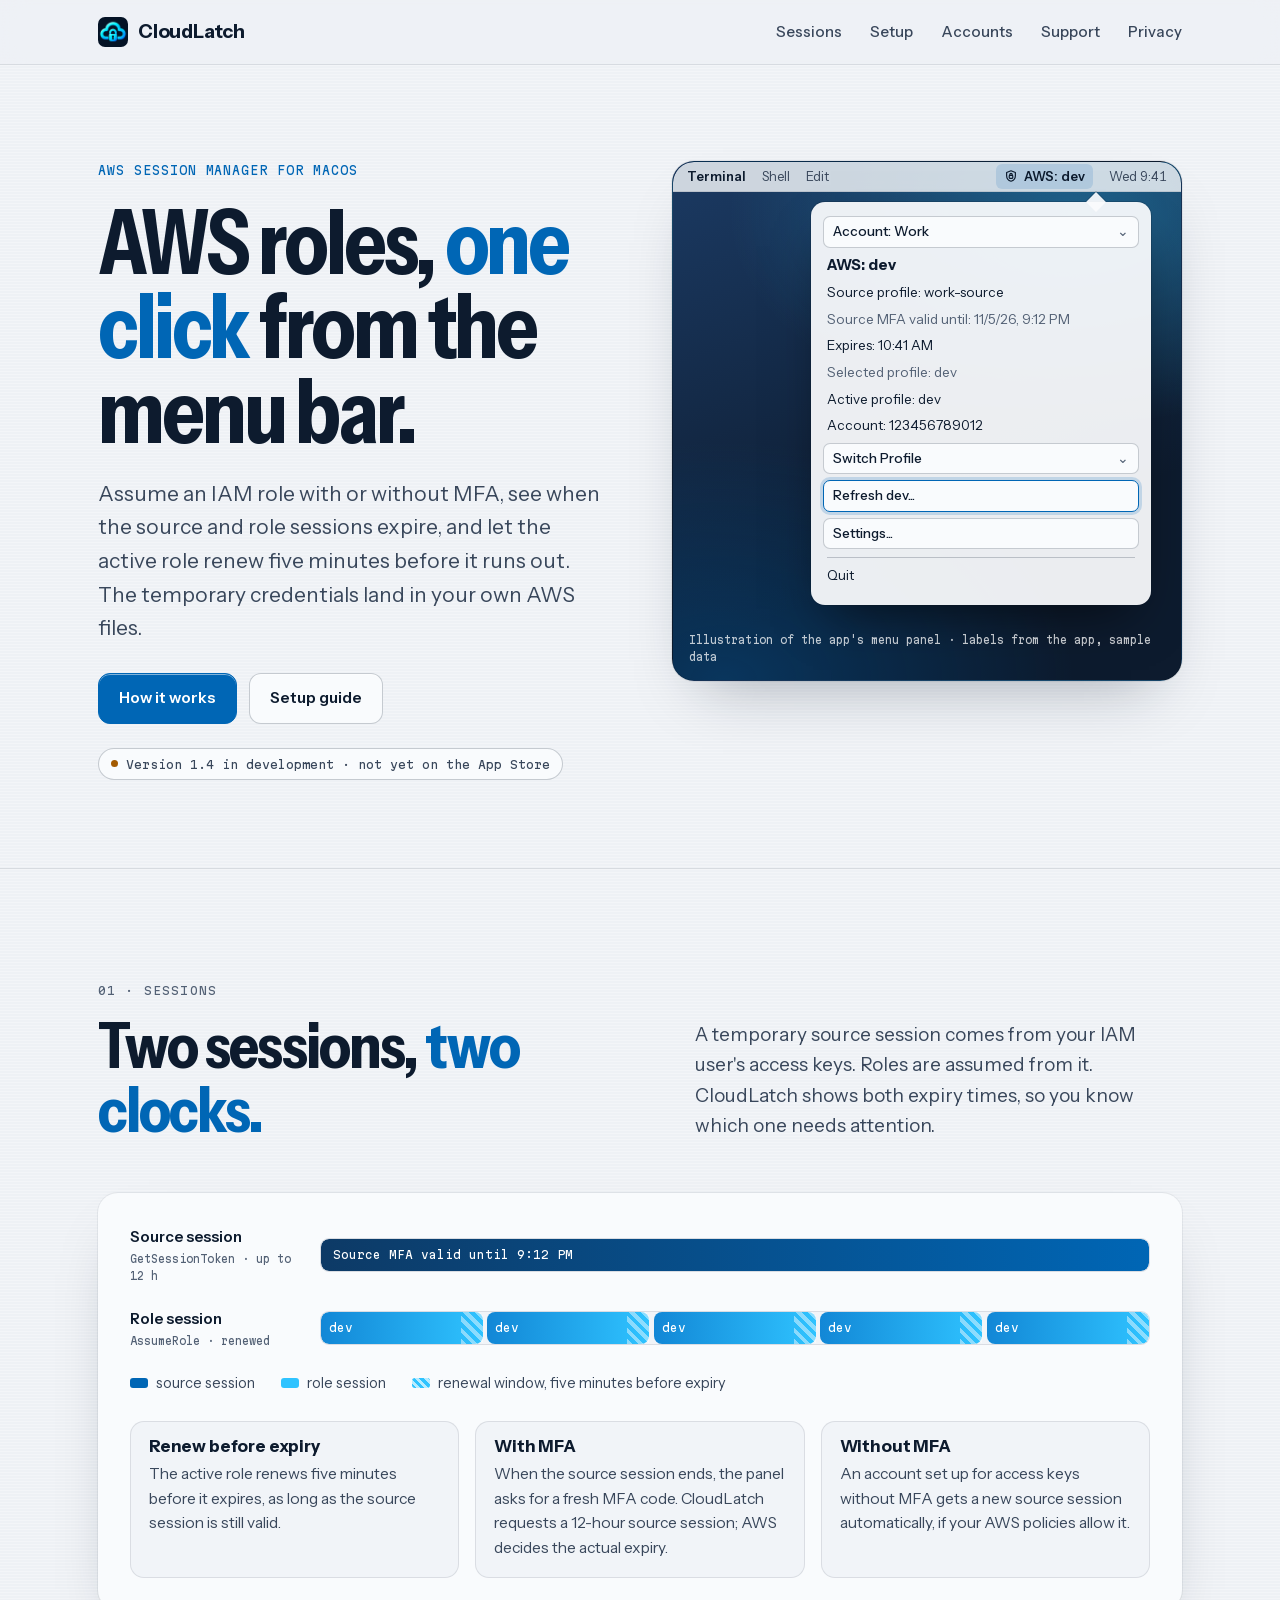
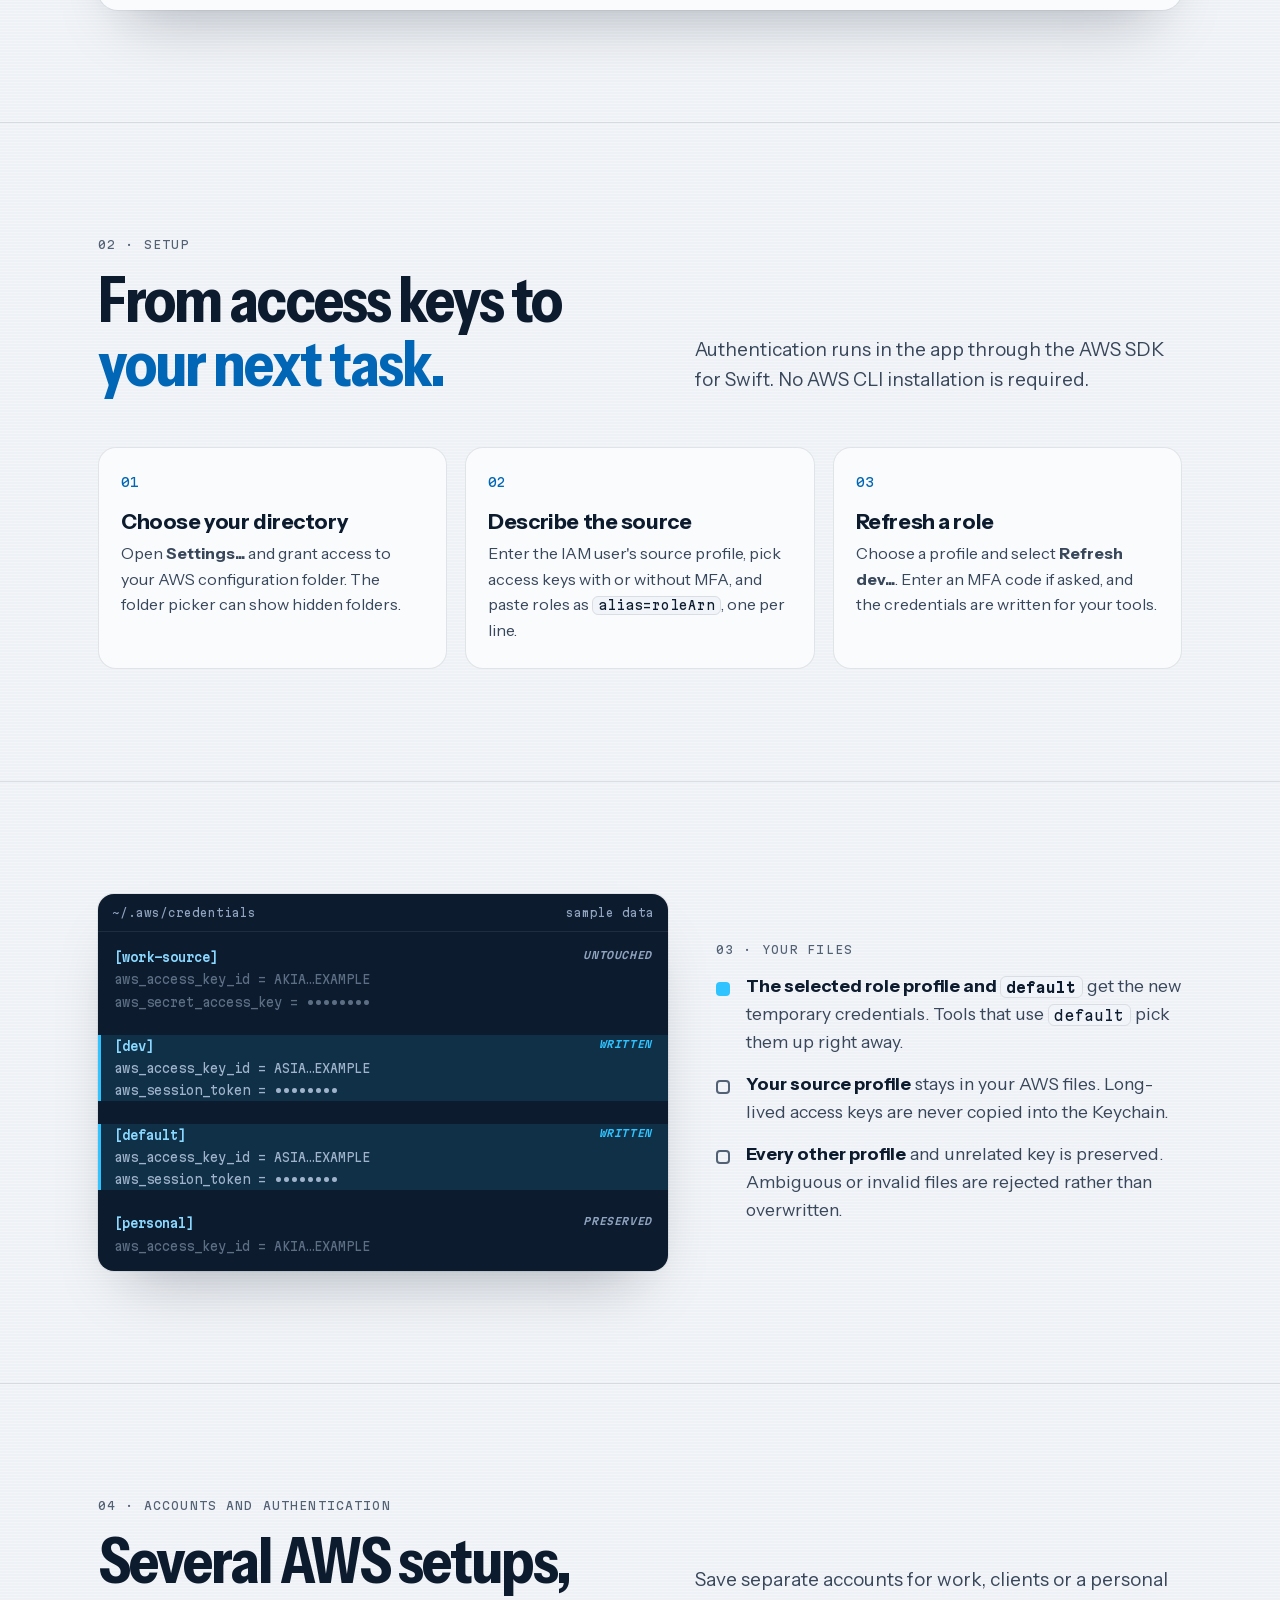
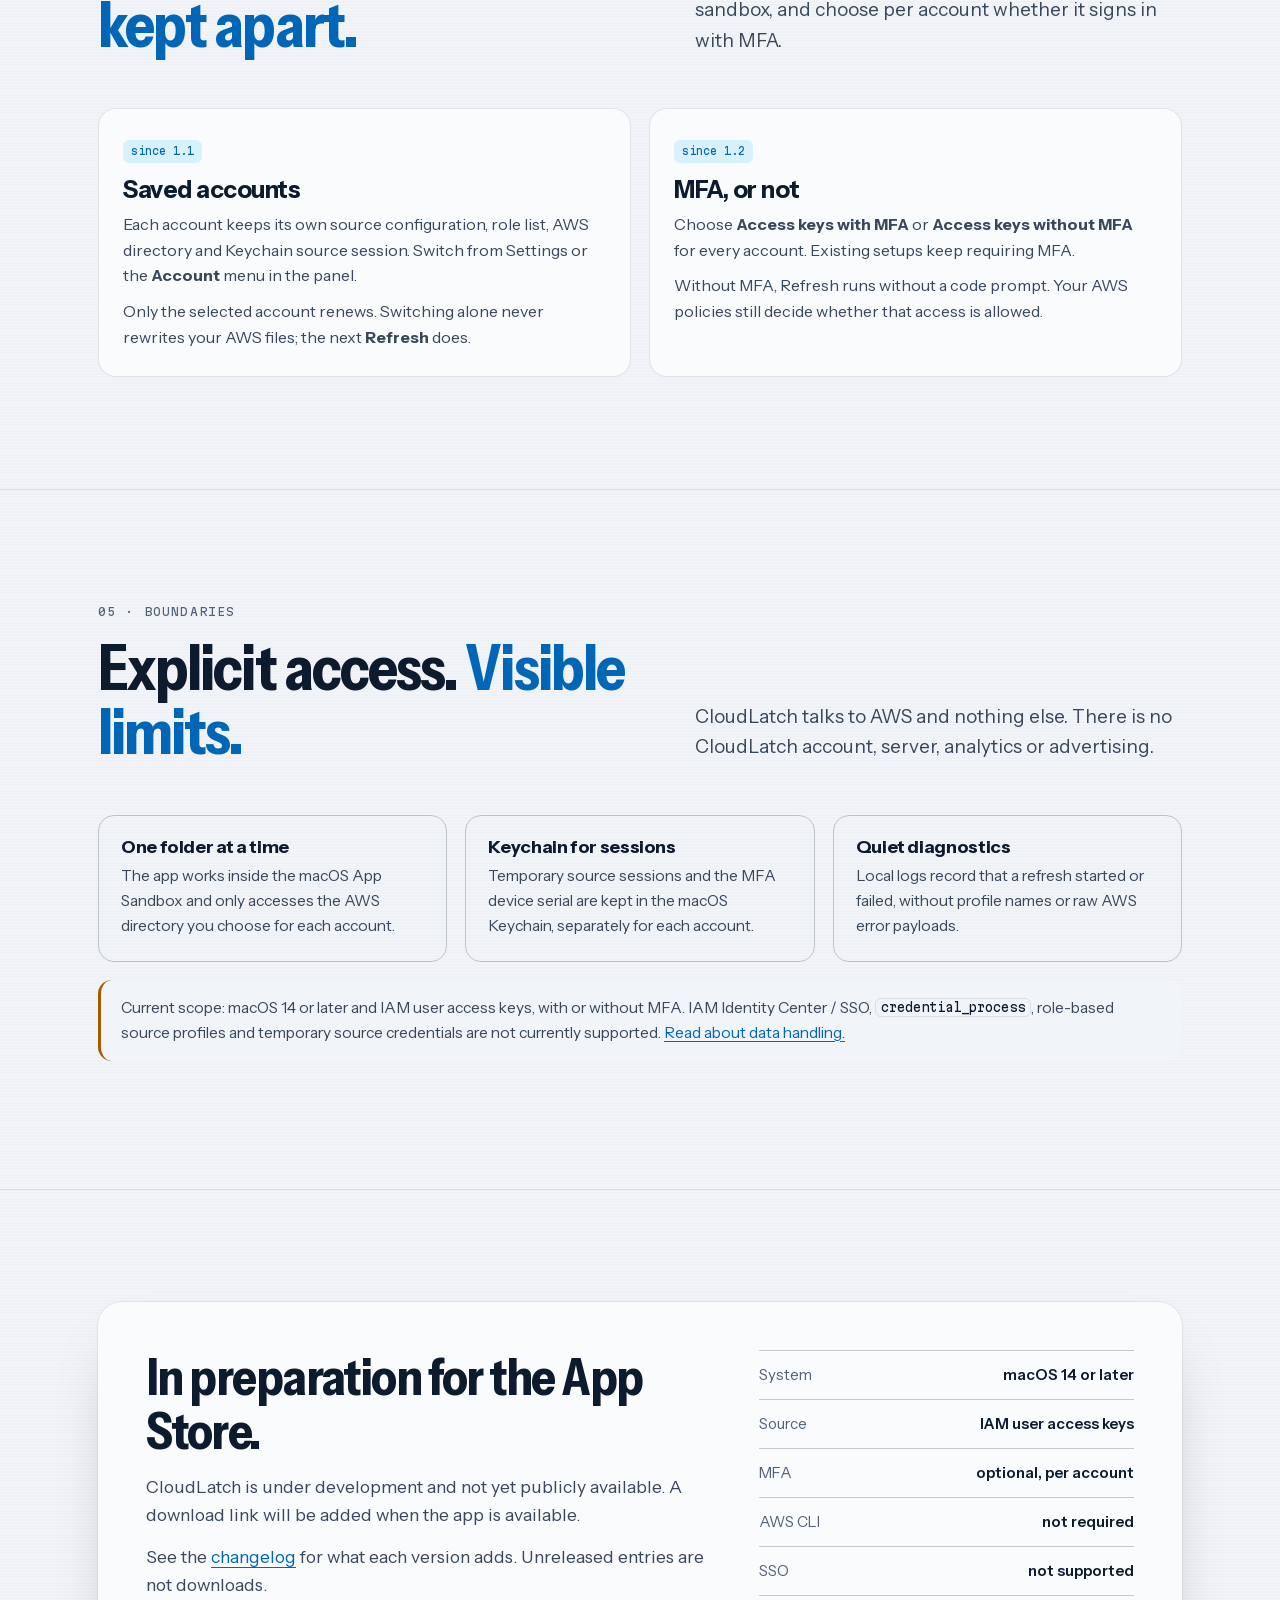
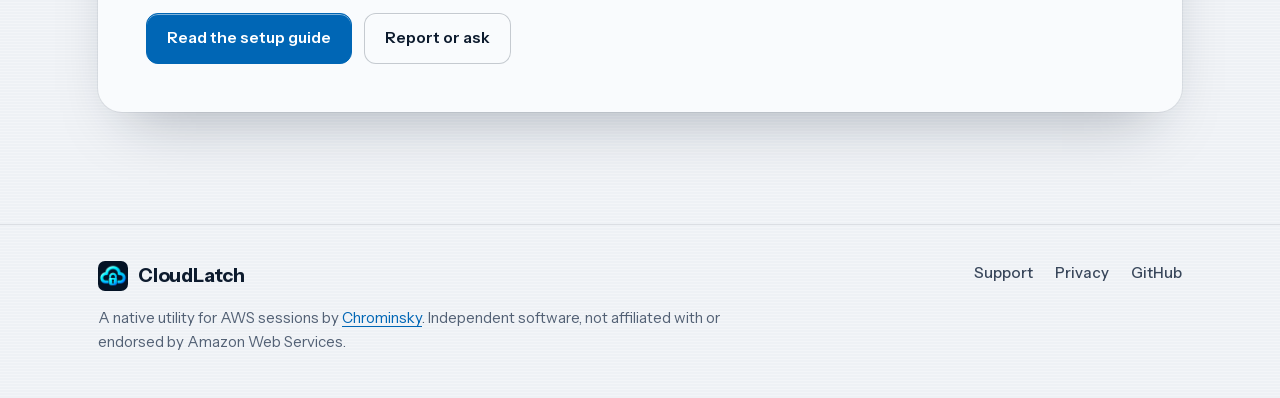
<file: index.html>
<!doctype html>
<html lang="en">
<head>
<meta charset="utf-8">
<meta name="viewport" content="width=device-width, initial-scale=1">
<meta name="color-scheme" content="light dark">
<meta name="theme-color" content="#eef1f5" media="(prefers-color-scheme: light)">
<meta name="theme-color" content="#0a111d" media="(prefers-color-scheme: dark)">
<title>CloudLatch | AWS Session Manager for macOS</title>
<meta name="description" content="A native Mac menu bar app for AWS role sessions. Assume IAM roles with or without MFA, see both expiry times, and let the active role renew before it expires.">
<link rel="canonical" href="https://cloudlatch.chrominsky.dev/">
<meta property="og:type" content="website">
<meta property="og:site_name" content="CloudLatch">
<meta property="og:title" content="CloudLatch | AWS Session Manager for macOS">
<meta property="og:description" content="AWS roles, one click from the menu bar. Assume IAM roles with or without MFA, and keep the active role renewed.">
<meta property="og:url" content="https://cloudlatch.chrominsky.dev/">
<meta property="og:image" content="https://cloudlatch.chrominsky.dev/assets/og-image.png">
<meta property="og:image:width" content="1200">
<meta property="og:image:height" content="630">
<meta property="og:image:alt" content="CloudLatch. AWS roles, one click from the menu bar.">
<meta name="twitter:card" content="summary_large_image">
<link rel="icon" href="assets/favicon-32.png" type="image/png" sizes="32x32">
<link rel="apple-touch-icon" href="assets/apple-touch-icon.png">
<link rel="preload" href="assets/fonts/instrument-sans-latin.woff2" as="font" type="font/woff2" crossorigin>
<link rel="stylesheet" href="assets/fonts/fonts.css">
<link rel="stylesheet" href="assets/site.css">
<script type="application/ld+json">
{
  "@context": "https://schema.org",
  "@type": "WebSite",
  "name": "CloudLatch",
  "url": "https://cloudlatch.chrominsky.dev/",
  "description": "A native Mac menu bar app for AWS role sessions. Assume IAM roles with or without MFA, see both expiry times, and let the active role renew before it expires.",
  "inLanguage": "en",
  "author": {
    "@type": "Person",
    "@id": "https://chrominsky.dev/#person",
    "name": "Bartosz Chrominski",
    "url": "https://chrominsky.dev/"
  }
}
</script>
</head>
<body>
<a class="skip" href="#main">Skip to content</a>

<header class="site-header">
  <div class="wrap header-inner">
    <a class="brand" href="./" aria-label="CloudLatch home">
      <img src="assets/app-icon-256.png" alt="CloudLatch app icon" width="30" height="30">
      <span>CloudLatch</span>
    </a>
    <nav class="site-nav" aria-label="Main navigation">
      <a class="wide" href="#sessions">Sessions</a>
      <a class="wide" href="#setup">Setup</a>
      <a class="wide" href="#accounts">Accounts</a>
      <a href="support.html">Support</a>
      <a href="privacy.html">Privacy</a>
    </nav>
  </div>
</header>

<main id="main">
  <section class="hero" aria-labelledby="hero-h">
    <div class="wrap hero-grid">
      <div>
        <p class="eyebrow rise" style="--d:0">AWS Session Manager for macOS</p>
        <h1 id="hero-h" class="rise" style="--d:1">AWS roles, <span>one click</span> from the menu bar.</h1>
        <p class="lede rise" style="--d:2">Assume an IAM role with or without MFA, see when the source and role sessions expire, and let the active role renew five minutes before it runs out. The temporary credentials land in your own AWS files.</p>
        <div class="cta-row rise" style="--d:3">
          <a class="button primary" href="#setup">How it works</a>
          <a class="button" href="support.html">Setup guide</a>
        </div>
        <span class="pill rise" style="--d:4">Version 1.4 in development · not yet on the App Store</span>
      </div>

      <figure class="stage rise" style="--d:2" aria-label="Illustration of the CloudLatch menu bar item and its panel with an active role session, using sample data">
        <div class="menubar" aria-hidden="true">
          <span class="left"><span>Terminal</span><span>Shell</span><span>Edit</span></span>
          <span class="status-item"><svg viewBox="0 0 24 24" fill="none" stroke="currentColor" stroke-width="2" stroke-linejoin="round"><path d="M12 3 4.5 6v5.5c0 4.5 3.2 8.2 7.5 9.5 4.3-1.3 7.5-5 7.5-9.5V6L12 3Z"/><rect x="9" y="11" width="6" height="5" rx="1"/><path d="M10 11V9.5a2 2 0 0 1 4 0V11"/></svg>AWS: dev</span>
          <span class="clock">Wed 9:41</span>
        </div>
        <div class="popover" aria-hidden="true">
          <div class="menu-btn">Account: Work</div>
          <p class="ph">AWS: dev</p>
          <p class="row">Source profile: work-source</p>
          <p class="row sec">Source MFA valid until: 11/5/26, 9:12 PM</p>
          <p class="row">Expires: 10:41 AM</p>
          <p class="row sec">Selected profile: dev</p>
          <p class="row">Active profile: dev</p>
          <p class="row">Account: 123456789012</p>
          <div class="menu-btn">Switch Profile</div>
          <div class="menu-btn plain focus">Refresh dev...</div>
          <div class="menu-btn plain">Settings...</div>
          <hr>
          <p class="row">Quit</p>
        </div>
        <figcaption class="stage-caption">Illustration of the app's menu panel · labels from the app, sample data</figcaption>
      </figure>
    </div>
  </section>

  <section class="section" id="sessions" aria-labelledby="sessions-h">
    <div class="wrap">
      <div class="section-head">
        <div>
          <span class="kicker">01 · Sessions</span>
          <h2 id="sessions-h">Two sessions, <span>two clocks.</span></h2>
        </div>
        <p>A temporary source session comes from your IAM user's access keys. Roles are assumed from it. CloudLatch shows both expiry times, so you know which one needs attention.</p>
      </div>
      <div class="clocks">
        <div class="track">
          <div class="name">Source session<small>GetSessionToken · up to 12 h</small></div>
          <div class="bar source"><div class="fill">Source MFA valid until 9:12 PM</div></div>
        </div>
        <div class="track">
          <div class="name">Role session<small>AssumeRole · renewed</small></div>
          <div class="bar"><div class="roles"><div class="fill">dev</div><div class="fill">dev</div><div class="fill">dev</div><div class="fill">dev</div><div class="fill">dev</div></div></div>
        </div>
        <div class="legend">
          <span><i class="l1"></i>source session</span>
          <span><i class="l2"></i>role session</span>
          <span><i class="l3"></i>renewal window, five minutes before expiry</span>
        </div>
        <div class="clock-notes">
          <div class="note"><h3>Renew before expiry</h3><p>The active role renews five minutes before it expires, as long as the source session is still valid.</p></div>
          <div class="note"><h3>With MFA</h3><p>When the source session ends, the panel asks for a fresh MFA code. CloudLatch requests a 12-hour source session; AWS decides the actual expiry.</p></div>
          <div class="note"><h3>Without MFA</h3><p>An account set up for access keys without MFA gets a new source session automatically, if your AWS policies allow it.</p></div>
        </div>
      </div>
    </div>
  </section>

  <section class="section" id="setup" aria-labelledby="setup-h">
    <div class="wrap">
      <div class="section-head">
        <div>
          <span class="kicker">02 · Setup</span>
          <h2 id="setup-h">From access keys to <span>your next task.</span></h2>
        </div>
        <p>Authentication runs in the app through the AWS SDK for Swift. No AWS CLI installation is required.</p>
      </div>
      <ol class="steps">
        <li><h3>Choose your directory</h3><p>Open <strong>Settings...</strong> and grant access to your AWS configuration folder. The folder picker can show hidden folders.</p></li>
        <li><h3>Describe the source</h3><p>Enter the IAM user's source profile, pick access keys with or without MFA, and paste roles as <code>alias=roleArn</code>, one per line.</p></li>
        <li><h3>Refresh a role</h3><p>Choose a profile and select <strong>Refresh dev...</strong>. Enter an MFA code if asked, and the credentials are written for your tools.</p></li>
      </ol>
    </div>
  </section>

  <section class="section" id="files" aria-labelledby="files-h">
    <div class="wrap file-grid">
      <div class="file" role="img" aria-label="Illustration of an AWS credentials file: the dev and default profiles are updated by CloudLatch, the source and other profiles are left as they were">
        <div class="file-bar"><span>~/.aws/credentials</span><span>sample data</span></div>
<pre><span class="sec">[work-source] <i class="tag keep">untouched</i></span><span class="key k">aws_access_key_id = AKIA…EXAMPLE</span><span class="key k">aws_secret_access_key = ••••••••</span><span> </span><span class="sec w">[dev] <i class="tag">written</i></span><span class="key w">aws_access_key_id = ASIA…EXAMPLE</span><span class="key w">aws_session_token = ••••••••</span><span> </span><span class="sec w">[default] <i class="tag">written</i></span><span class="key w">aws_access_key_id = ASIA…EXAMPLE</span><span class="key w">aws_session_token = ••••••••</span><span> </span><span class="sec">[personal] <i class="tag keep">preserved</i></span><span class="key k">aws_access_key_id = AKIA…EXAMPLE</span></pre>
      </div>
      <div>
        <span class="kicker">03 · Your files</span>
        <h2 id="files-h" class="visually-hidden">What a refresh writes</h2>
        <ul class="points">
          <li><strong>The selected role profile and <code>default</code></strong> get the new temporary credentials. Tools that use <code>default</code> pick them up right away.</li>
          <li class="keep"><strong>Your source profile</strong> stays in your AWS files. Long-lived access keys are never copied into the Keychain.</li>
          <li class="keep"><strong>Every other profile</strong> and unrelated key is preserved. Ambiguous or invalid files are rejected rather than overwritten.</li>
        </ul>
      </div>
    </div>
  </section>

  <section class="section" id="accounts" aria-labelledby="accounts-h">
    <div class="wrap">
      <div class="section-head">
        <div>
          <span class="kicker">04 · Accounts and authentication</span>
          <h2 id="accounts-h">Several AWS setups, <span>kept apart.</span></h2>
        </div>
        <p>Save separate accounts for work, clients or a personal sandbox, and choose per account whether it signs in with MFA.</p>
      </div>
      <div class="features">
        <div class="feature">
          <span class="tag">since 1.1</span>
          <h3>Saved accounts</h3>
          <p>Each account keeps its own source configuration, role list, AWS directory and Keychain source session. Switch from Settings or the <strong>Account</strong> menu in the panel.</p>
          <p>Only the selected account renews. Switching alone never rewrites your AWS files; the next <strong>Refresh</strong> does.</p>
        </div>
        <div class="feature">
          <span class="tag">since 1.2</span>
          <h3>MFA, or not</h3>
          <p>Choose <strong>Access keys with MFA</strong> or <strong>Access keys without MFA</strong> for every account. Existing setups keep requiring MFA.</p>
          <p>Without MFA, Refresh runs without a code prompt. Your AWS policies still decide whether that access is allowed.</p>
        </div>
      </div>
    </div>
  </section>

  <section class="section" id="boundaries" aria-labelledby="boundaries-h">
    <div class="wrap">
      <div class="section-head">
        <div>
          <span class="kicker">05 · Boundaries</span>
          <h2 id="boundaries-h">Explicit access. <span>Visible limits.</span></h2>
        </div>
        <p>CloudLatch talks to AWS and nothing else. There is no CloudLatch account, server, analytics or advertising.</p>
      </div>
      <div class="bounds">
        <div class="bound"><h3>One folder at a time</h3><p>The app works inside the macOS App Sandbox and only accesses the AWS directory you choose for each account.</p></div>
        <div class="bound"><h3>Keychain for sessions</h3><p>Temporary source sessions and the MFA device serial are kept in the macOS Keychain, separately for each account.</p></div>
        <div class="bound"><h3>Quiet diagnostics</h3><p>Local logs record that a refresh started or failed, without profile names or raw AWS error payloads.</p></div>
      </div>
      <p class="scope">Current scope: macOS 14 or later and IAM user access keys, with or without MFA. IAM Identity Center / SSO, <code>credential_process</code>, role-based source profiles and temporary source credentials are not currently supported. <a href="privacy.html">Read about data handling.</a></p>
    </div>
  </section>

  <section class="section" id="get" aria-labelledby="get-h">
    <div class="wrap">
      <div class="release">
        <div>
          <h2 id="get-h">In preparation for the App Store.</h2>
          <p>CloudLatch is under development and not yet publicly available. A download link will be added when the app is available.</p>
          <p>See the <a href="https://github.com/Chrominskyy/cloudlatch-site/blob/main/CHANGELOG.md">changelog</a> for what each version adds. Unreleased entries are not downloads.</p>
          <div class="cta-row">
            <a class="button primary" href="support.html">Read the setup guide</a>
            <a class="button" href="https://github.com/Chrominskyy/cloudlatch-site/issues/new/choose">Report or ask</a>
          </div>
        </div>
        <ul class="req" aria-label="Requirements">
          <li>System <b>macOS 14 or later</b></li>
          <li>Source <b>IAM user access keys</b></li>
          <li>MFA <b>optional, per account</b></li>
          <li>AWS CLI <b>not required</b></li>
          <li>SSO <b>not supported</b></li>
        </ul>
      </div>
    </div>
  </section>
</main>

<footer class="site-footer">
  <div class="wrap footer-inner">
    <div>
      <a class="brand" href="./"><img src="assets/app-icon-256.png" alt="CloudLatch app icon" width="30" height="30"><span>CloudLatch</span></a>
      <p>A native utility for AWS sessions by <a href="https://chrominsky.dev">Chrominsky</a>. Independent software, not affiliated with or endorsed by Amazon Web Services.</p>
    </div>
    <nav class="footer-links" aria-label="Footer">
      <a href="support.html">Support</a>
      <a href="privacy.html">Privacy</a>
      <a href="https://github.com/Chrominskyy/cloudlatch-site">GitHub</a>
    </nav>
  </div>
</footer>
</body>
</html>
</file>
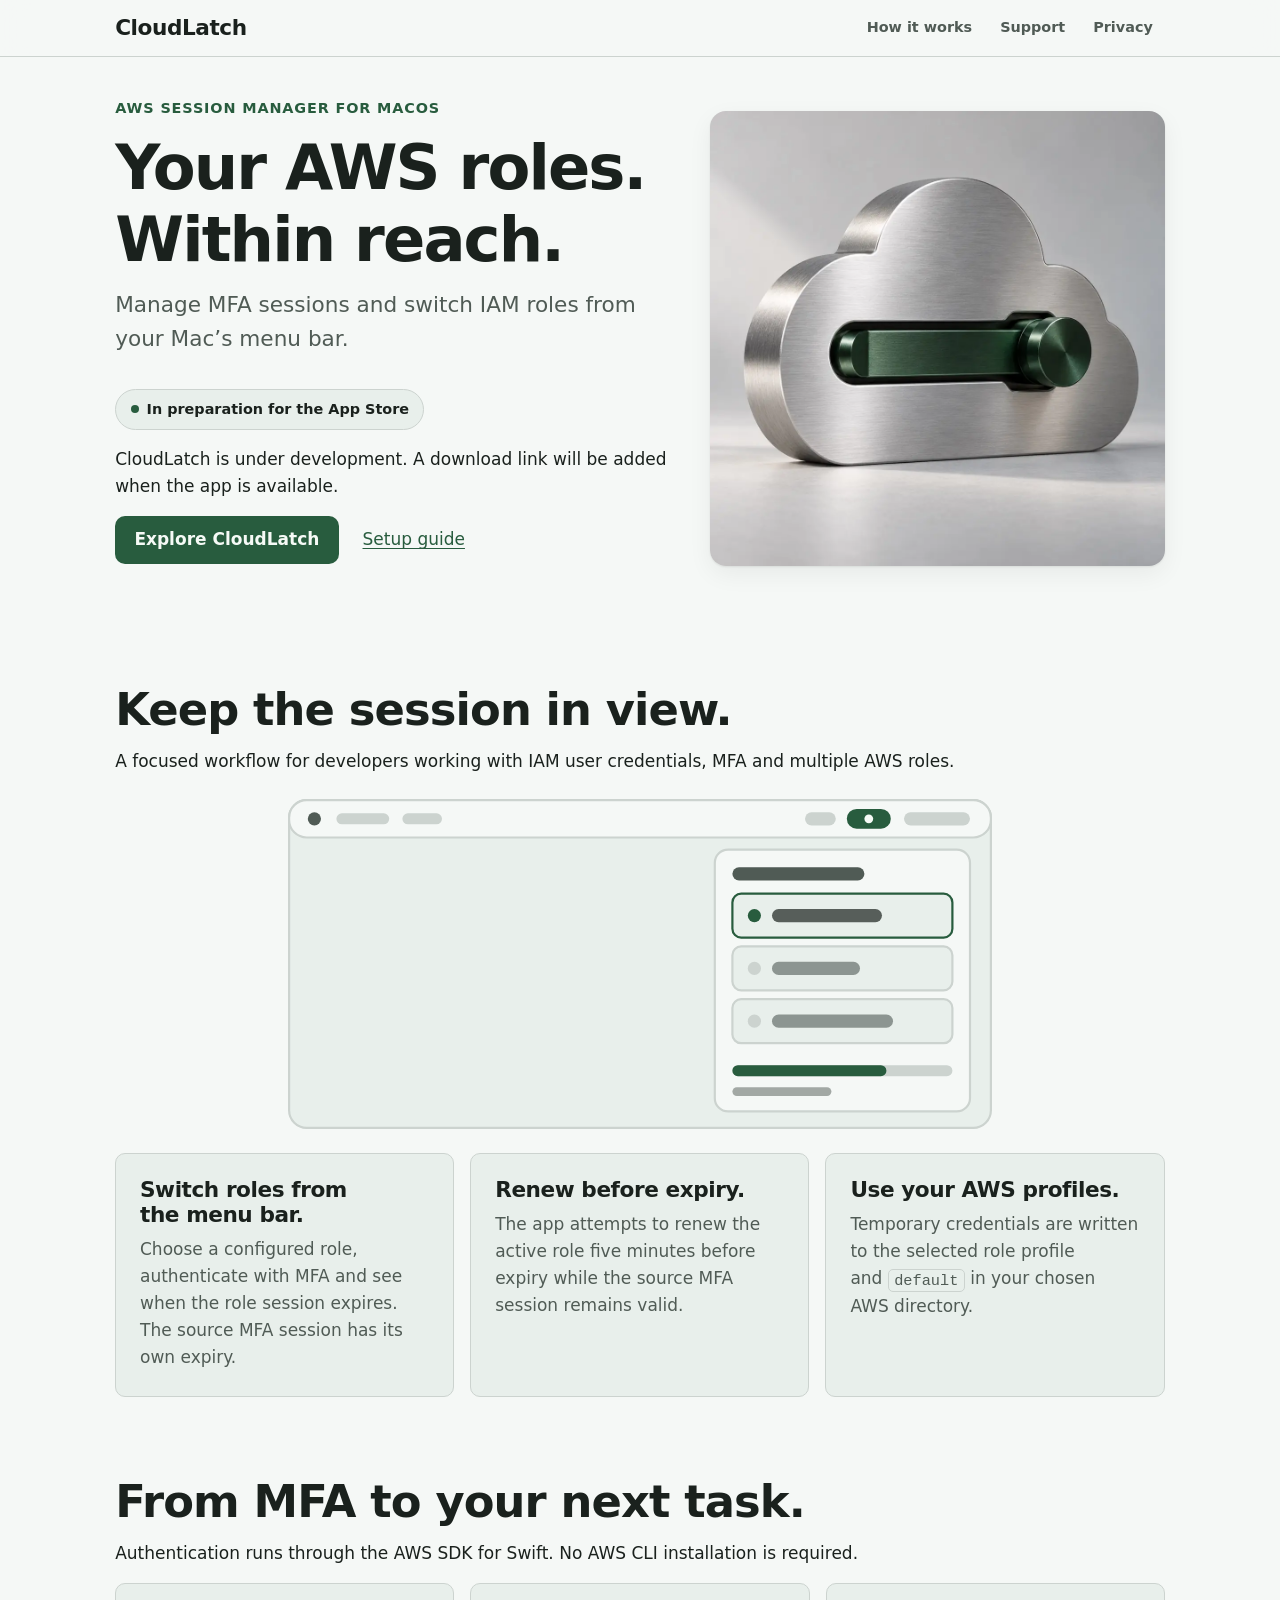
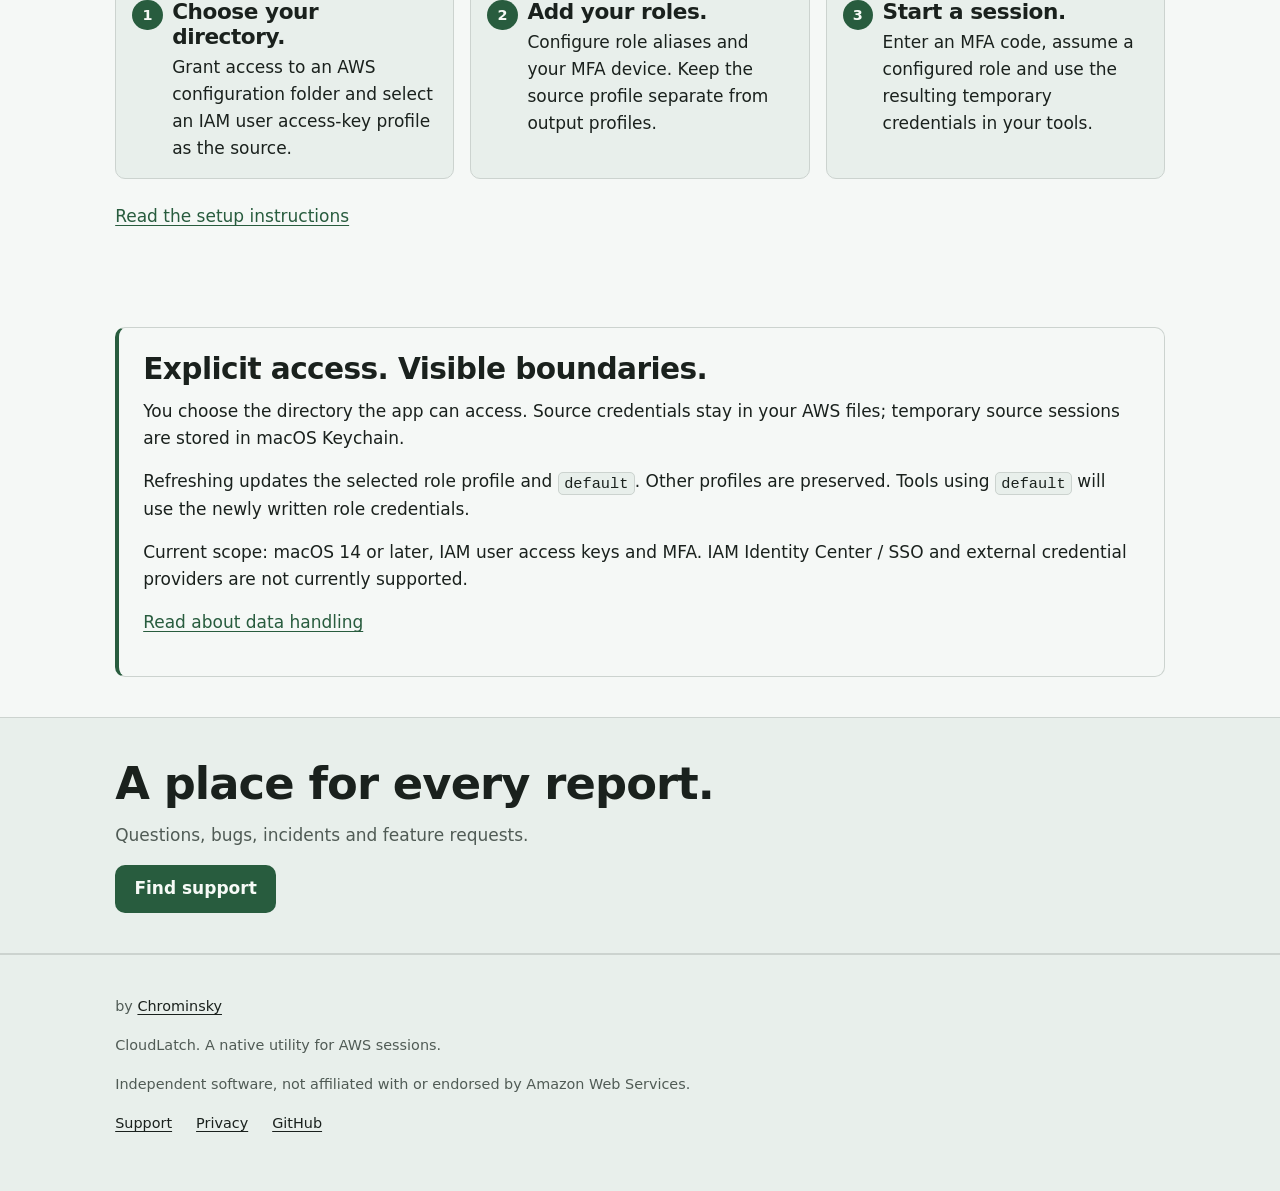
<file: _old/index.html>
<!doctype html>
<html lang="en">
<head>
  <meta charset="utf-8">
  <meta name="robots" content="noindex">
  <meta name="viewport" content="width=device-width, initial-scale=1">
  <title>CloudLatch | AWS Session Manager for macOS</title>
  <meta name="description" content="A native Mac menu bar app for AWS MFA sessions and IAM role switching. Explore CloudLatch, setup guidance and privacy information.">
  <link rel="canonical" href="https://cloudlatch.chrominsky.dev/_old/">
  <meta name="theme-color" content="#f5f8f6" media="(prefers-color-scheme: light)">
  <meta name="theme-color" content="#1b201d" media="(prefers-color-scheme: dark)">
  <meta property="og:type" content="website">
  <meta property="og:site_name" content="CloudLatch">
  <meta property="og:title" content="CloudLatch | AWS Session Manager for macOS">
  <meta property="og:description" content="A native Mac menu bar app for AWS MFA sessions and IAM role switching. Explore CloudLatch, setup guidance and privacy information.">
  <meta property="og:url" content="https://cloudlatch.chrominsky.dev/">
  <meta property="og:image" content="https://cloudlatch.chrominsky.dev/assets/og-image.png">
  <meta property="og:image:width" content="1200">
  <meta property="og:image:height" content="630">
  <meta name="twitter:card" content="summary_large_image">
  <meta name="twitter:title" content="CloudLatch | AWS Session Manager for macOS">
  <meta name="twitter:description" content="A native Mac menu bar app for AWS MFA sessions and IAM role switching. Explore CloudLatch, setup guidance and privacy information.">
  <meta name="twitter:image" content="https://cloudlatch.chrominsky.dev/assets/og-image.png">
  <link rel="icon" href="assets/favicon.svg" type="image/svg+xml">
  <link rel="stylesheet" href="css/main.css">
</head>
<body>
<a class="skip-link" href="#main">Skip to content</a>
<header class="site-header">
  <div class="container">
    <a class="brand" href="index.html" aria-label="CloudLatch home">CloudLatch</a>
    <nav class="site-nav" aria-label="Main navigation">
      <ul>
        <li><a href="index.html#workflow">How it works</a></li>
        <li><a href="support.html">Support</a></li>
        <li><a href="privacy.html">Privacy</a></li>
      </ul>
    </nav>
  </div>
</header>
<main id="main">
  <section class="hero" aria-labelledby="hero-title">
    <div class="container">
      <div>
        <p class="eyebrow">AWS Session Manager for macOS</p>
        <h1 id="hero-title">Your AWS roles. Within reach.</h1>
        <p class="lead">Manage MFA sessions and switch IAM roles from your Mac’s menu bar.</p>
        <p class="notice"><strong>In preparation for the App Store</strong></p>
        <p>CloudLatch is under development. A download link will be added when the app is available.</p>
        <p><a class="button" href="#workflow">Explore CloudLatch</a> <a href="support.html">Setup guide</a></p>
      </div>
      <picture>
        <source type="image/webp" srcset="assets/cloudlatch-hero-512.webp 512w, assets/cloudlatch-hero-1024.webp 1024w" sizes="(min-width: 52rem) 34rem, 100vw">
        <img src="assets/cloudlatch-hero-1024.jpg" srcset="assets/cloudlatch-hero-512.jpg 512w, assets/cloudlatch-hero-1024.jpg 1024w" sizes="(min-width: 52rem) 34rem, 100vw" width="1024" height="1024" alt="Conceptual brushed-metal cloud sculpture with a green sliding latch" fetchpriority="high">
      </picture>
    </div>
  </section>

  <section aria-labelledby="sessions-title">
    <div class="container">
      <h2 id="sessions-title">Keep the session in view.</h2>
      <p>A focused workflow for developers working with IAM user credentials, MFA and multiple AWS roles.</p>
      <figure>
        <svg role="img" aria-label="Abstract illustration of a menu bar app, not a screenshot: a menu bar with a highlighted item and a dropdown listing three roles, one marked active, with a progress bar." viewBox="0 0 640 300" width="640" height="300" xmlns="http://www.w3.org/2000/svg">
          <rect x="1" y="1" width="638" height="298" rx="16" fill="var(--surface)" stroke="var(--line)" stroke-width="2"/>
          <rect x="1" y="1" width="638" height="34" rx="16" fill="var(--bg)" stroke="var(--line)" stroke-width="2"/>
          <circle cx="24" cy="18" r="6" fill="var(--muted)"/>
          <rect x="44" y="13" width="48" height="10" rx="5" fill="var(--line)"/>
          <rect x="104" y="13" width="36" height="10" rx="5" fill="var(--line)"/>
          <rect x="470" y="12" width="28" height="12" rx="6" fill="var(--line)"/>
          <rect x="508" y="9" width="40" height="18" rx="9" fill="var(--accent)"/>
          <circle cx="528" cy="18" r="4" fill="var(--on-accent)"/>
          <rect x="560" y="12" width="60" height="12" rx="6" fill="var(--line)"/>
          <rect x="388" y="46" width="232" height="238" rx="12" fill="var(--bg)" stroke="var(--line)" stroke-width="2"/>
          <rect x="404" y="62" width="120" height="12" rx="6" fill="var(--muted)"/>
          <rect x="404" y="86" width="200" height="40" rx="8" fill="var(--surface)" stroke="var(--accent)" stroke-width="2"/>
          <circle cx="424" cy="106" r="6" fill="var(--accent)"/>
          <rect x="440" y="100" width="100" height="12" rx="6" fill="var(--text)" opacity="0.7"/>
          <rect x="404" y="134" width="200" height="40" rx="8" fill="var(--surface)" stroke="var(--line)" stroke-width="2"/>
          <circle cx="424" cy="154" r="6" fill="var(--line)"/>
          <rect x="440" y="148" width="80" height="12" rx="6" fill="var(--muted)" opacity="0.6"/>
          <rect x="404" y="182" width="200" height="40" rx="8" fill="var(--surface)" stroke="var(--line)" stroke-width="2"/>
          <circle cx="424" cy="202" r="6" fill="var(--line)"/>
          <rect x="440" y="196" width="110" height="12" rx="6" fill="var(--muted)" opacity="0.6"/>
          <rect x="404" y="242" width="200" height="10" rx="5" fill="var(--line)"/>
          <rect x="404" y="242" width="140" height="10" rx="5" fill="var(--accent)"/>
          <rect x="404" y="262" width="90" height="8" rx="4" fill="var(--muted)" opacity="0.5"/>
        </svg>
      </figure>
      <div class="cards-wrap">
        <ul class="cards">
          <li class="card">
            <h3>Switch roles from the menu bar.</h3>
            <p>Choose a configured role, authenticate with MFA and see when the role session expires. The source MFA session has its own expiry.</p>
          </li>
          <li class="card">
            <h3>Renew before expiry.</h3>
            <p>The app attempts to renew the active role five minutes before expiry while the source MFA session remains valid.</p>
          </li>
          <li class="card">
            <h3>Use your AWS profiles.</h3>
            <p>Temporary credentials are written to the selected role profile and <code>default</code> in your chosen AWS directory.</p>
          </li>
        </ul>
      </div>
    </div>
  </section>

  <section id="workflow" aria-labelledby="workflow-title">
    <div class="container">
      <h2 id="workflow-title">From MFA to your next task.</h2>
      <p>Authentication runs through the AWS SDK for Swift. No AWS CLI installation is required.</p>
      <ol class="steps">
        <li>
          <h3>Choose your directory.</h3>
          <p>Grant access to an AWS configuration folder and select an IAM user access-key profile as the source.</p>
        </li>
        <li>
          <h3>Add your roles.</h3>
          <p>Configure role aliases and your MFA device. Keep the source profile separate from output profiles.</p>
        </li>
        <li>
          <h3>Start a session.</h3>
          <p>Enter an MFA code, assume a configured role and use the resulting temporary credentials in your tools.</p>
        </li>
      </ol>
      <p><a href="support.html#setup">Read the setup instructions</a></p>
    </div>
  </section>

  <section aria-labelledby="access-title">
    <div class="container">
      <div class="scope">
        <h2 id="access-title">Explicit access. Visible boundaries.</h2>
        <p>You choose the directory the app can access. Source credentials stay in your AWS files; temporary source sessions are stored in macOS Keychain.</p>
        <p>Refreshing updates the selected role profile and <code>default</code>. Other profiles are preserved. Tools using <code>default</code> will use the newly written role credentials.</p>
        <p>Current scope: macOS 14 or later, IAM user access keys and MFA. IAM Identity Center / SSO and external credential providers are not currently supported.</p>
        <p><a href="privacy.html">Read about data handling</a></p>
      </div>
    </div>
  </section>

  <section class="band" aria-labelledby="support-title">
    <div class="container">
      <h2 id="support-title">A place for every report.</h2>
      <p>Questions, bugs, incidents and feature requests.</p>
      <a class="button" href="support.html#reports">Find support</a>
    </div>
  </section>
</main>
<footer class="site-footer">
  <div class="container">
    <p>by <a href="https://github.com/Chrominskyy">Chrominsky</a></p>
    <p>CloudLatch. A native utility for AWS sessions.</p>
    <p>Independent software, not affiliated with or endorsed by Amazon Web Services.</p>
    <nav aria-label="Footer navigation">
      <a href="support.html">Support</a>
      <a href="privacy.html">Privacy</a>
      <a href="https://github.com/Chrominskyy/cloudlatch-site">GitHub</a>
    </nav>
  </div>
</footer>
</body>
</html>
</file>
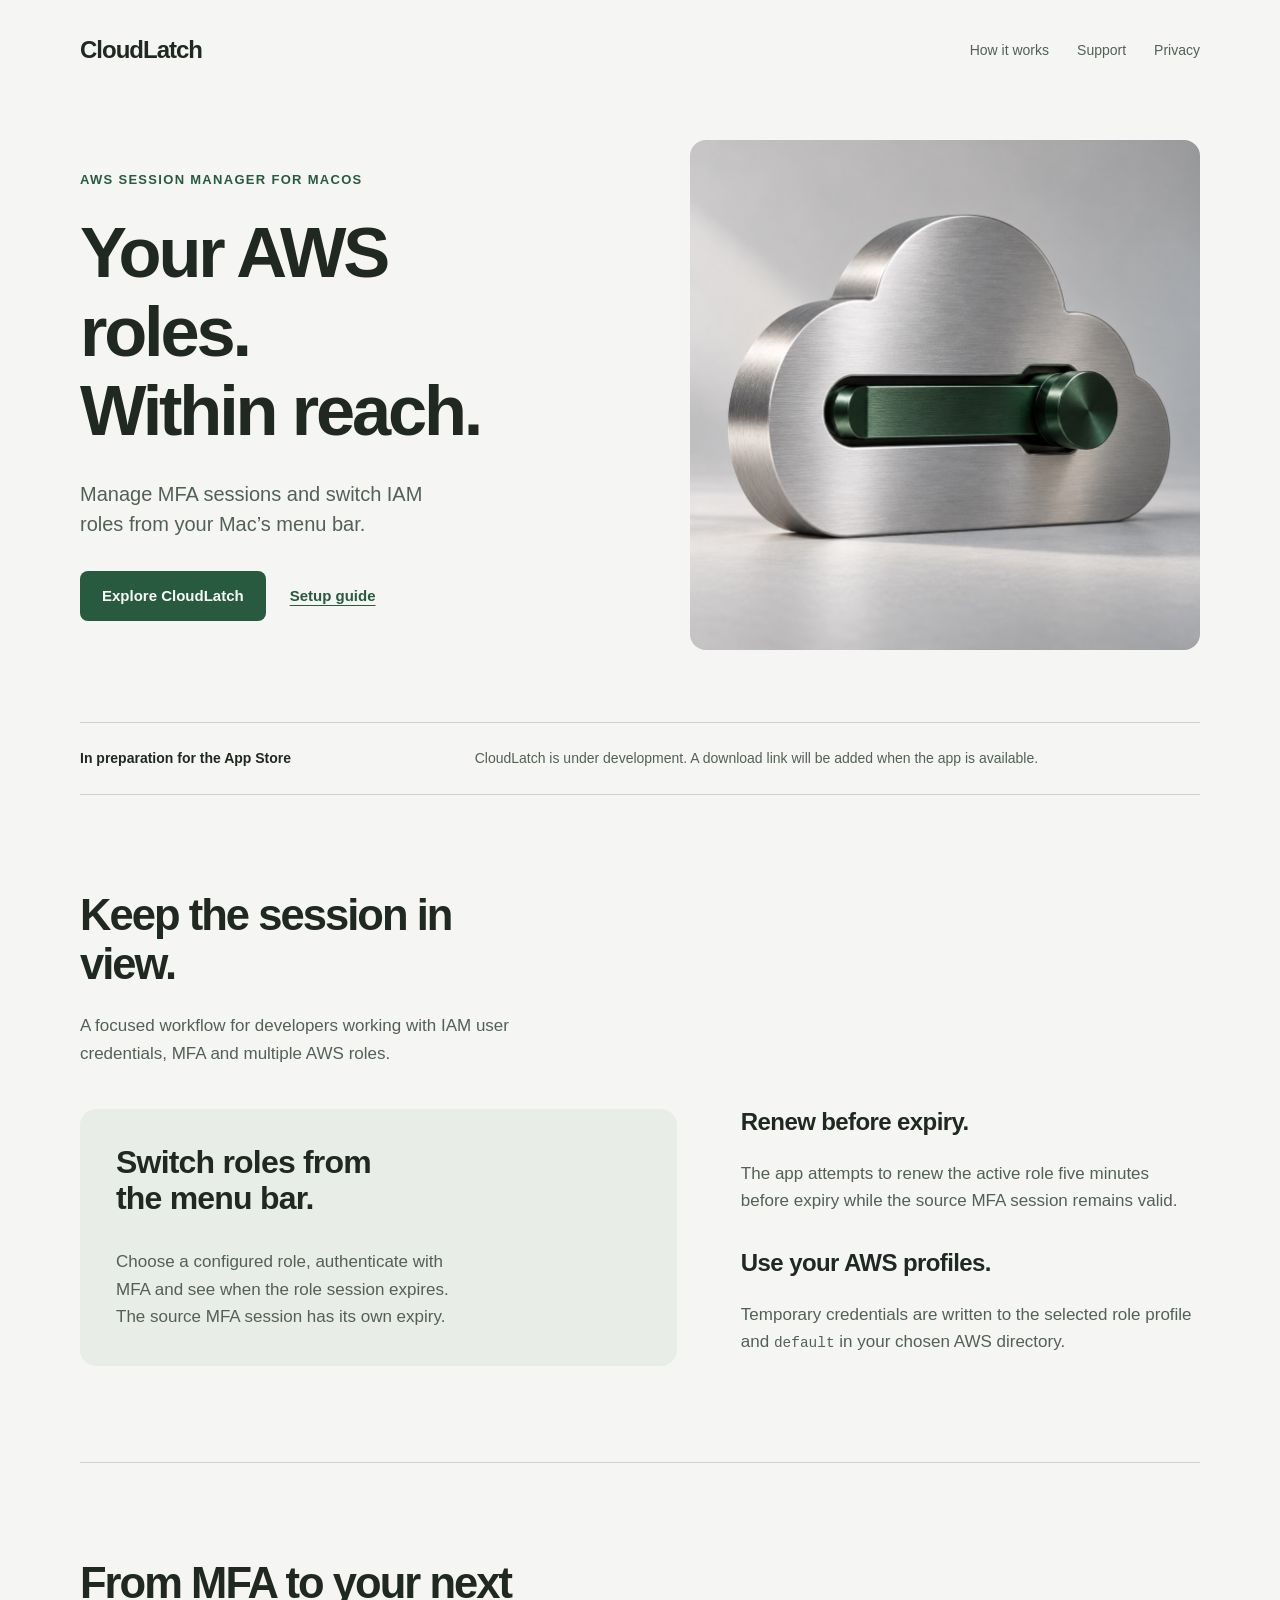
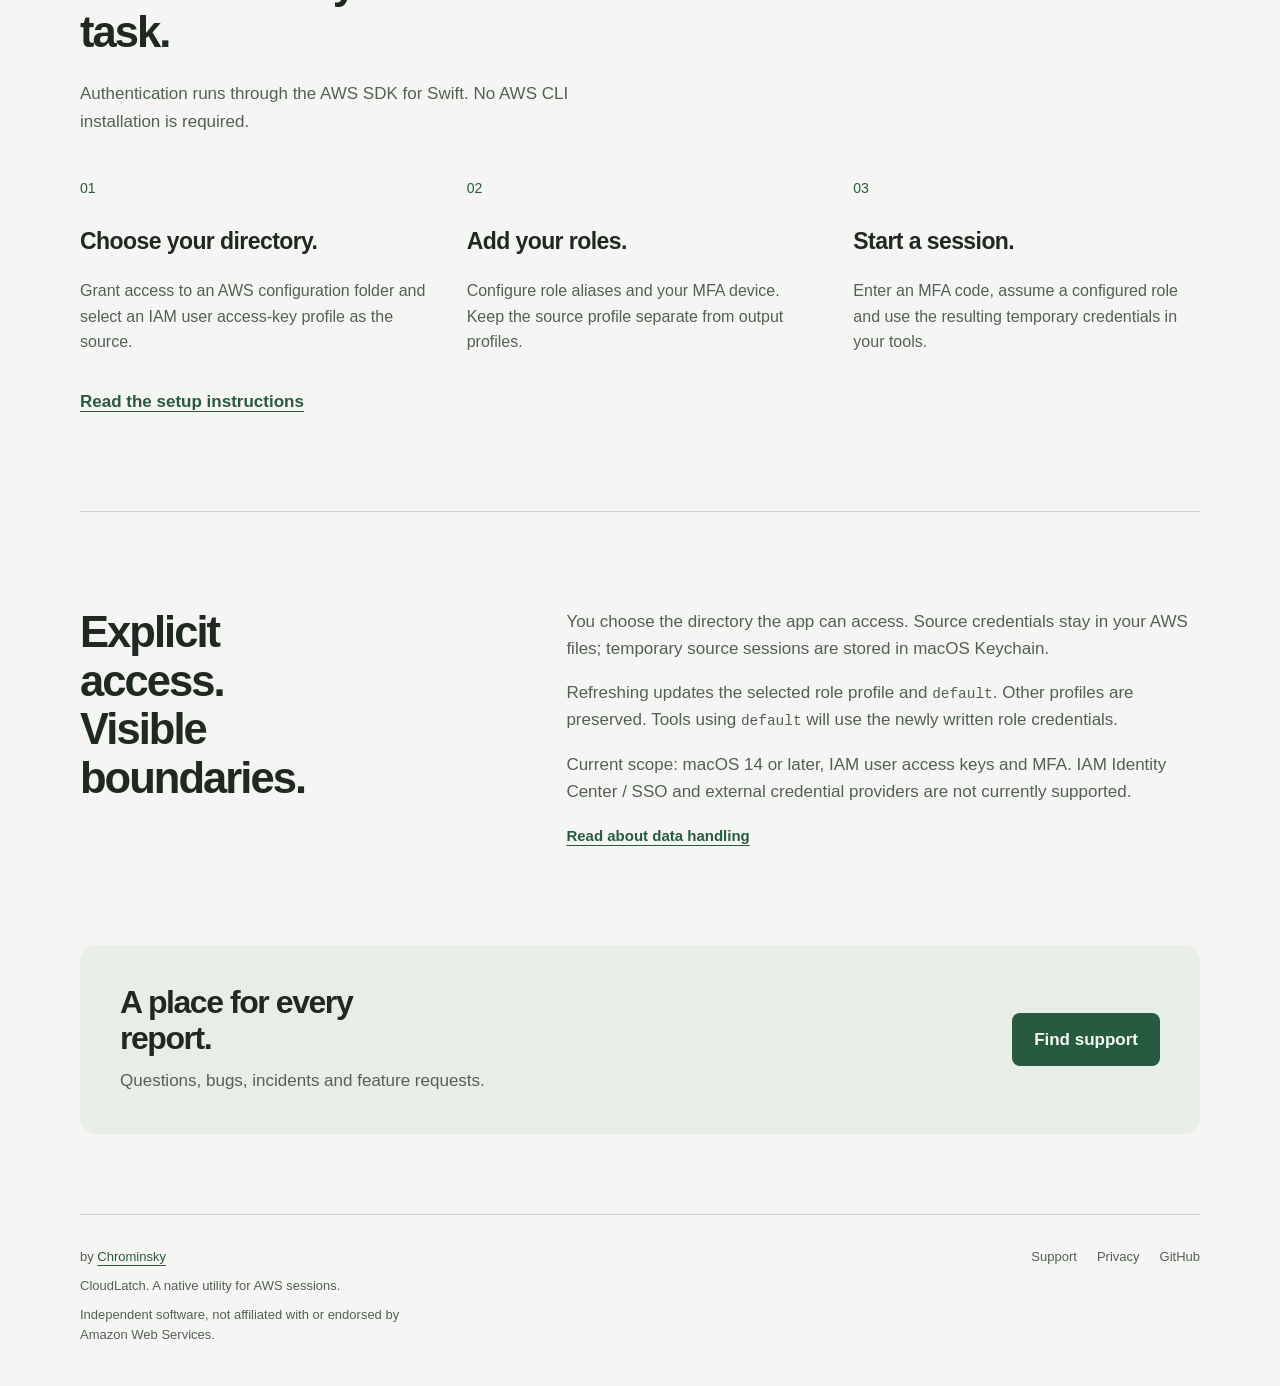
<file: _old/v1/index.html>
<!doctype html>
<html lang="en">
<head>
  <meta charset="utf-8"><meta name="robots" content="noindex"><meta name="viewport" content="width=device-width, initial-scale=1">
  <title>CloudLatch | AWS Session Manager for macOS</title>
  <meta name="description" content="A native Mac menu bar app for AWS MFA sessions and IAM role switching. Explore CloudLatch, setup guidance and privacy information.">
  <meta name="theme-color" content="#285a40"><link rel="stylesheet" href="styles.css">
</head>
<body>
<a class="skip" href="#main">Skip to content</a>
<div class="wrap">
  <header><a class="brand" href="index.html" aria-label="CloudLatch home">CloudLatch</a><nav aria-label="Main navigation"><a href="#workflow">How it works</a><a href="support.html">Support</a><a href="privacy.html">Privacy</a></nav></header>
  <main id="main">
    <section class="hero" aria-labelledby="hero-title">
      <div><p class="eyebrow">AWS Session Manager for macOS</p><h1 id="hero-title">Your AWS roles.<br>Within reach.</h1><p>Manage MFA sessions and switch IAM roles from your Mac’s menu bar.</p><div class="actions"><a class="button" href="#workflow">Explore CloudLatch</a><a class="text-link" href="support.html">Setup guide</a></div></div>
      <figure><img src="assets/cloudlatch-concept.jpg" width="1024" height="1024" alt="Conceptual brushed-metal cloud sculpture with a green sliding latch" fetchpriority="high"></figure>
    </section>
    <aside class="notice" aria-label="Availability"><strong>In preparation for the App Store</strong><p>CloudLatch is under development. A download link will be added when the app is available.</p></aside>
    <section class="section" aria-labelledby="sessions-title">
      <h2 id="sessions-title">Keep the session in view.</h2><p class="intro">A focused workflow for developers working with IAM user credentials, MFA and multiple AWS roles.</p>
      <div class="features"><article class="feature-main"><h3>Switch roles from the menu bar.</h3><p>Choose a configured role, authenticate with MFA and see when the role session expires. The source MFA session has its own expiry.</p></article><div class="feature-stack"><article><h3>Renew before expiry.</h3><p>The app attempts to renew the active role five minutes before expiry while the source MFA session remains valid.</p></article><article><h3>Use your AWS profiles.</h3><p>Temporary credentials are written to the selected role profile and <code>default</code> in your chosen AWS directory.</p></article></div></div>
    </section>
    <section class="section workflow" id="workflow" aria-labelledby="workflow-title"><h2 id="workflow-title">From MFA to your next task.</h2><p class="intro">Authentication runs through the AWS SDK for Swift. No AWS CLI installation is required.</p><ol class="flow"><li><h3>Choose your directory.</h3><p>Grant access to an AWS configuration folder and select an IAM user access-key profile as the source.</p></li><li><h3>Add your roles.</h3><p>Configure role aliases and your MFA device. Keep the source profile separate from output profiles.</p></li><li><h3>Start a session.</h3><p>Enter an MFA code, assume a configured role and use the resulting temporary credentials in your tools.</p></li></ol><a class="text-link" href="support.html#setup">Read the setup instructions</a></section>
    <section class="section details" aria-labelledby="access-title"><h2 id="access-title">Explicit access.<br>Visible boundaries.</h2><div><p>You choose the directory the app can access. Source credentials stay in your AWS files; temporary source sessions are stored in macOS Keychain.</p><p>Refreshing updates the selected role profile and <code>default</code>. Other profiles are preserved. Tools using <code>default</code> will use the newly written role credentials.</p><p>Current scope: macOS 14 or later, IAM user access keys and MFA. IAM Identity Center / SSO and external credential providers are not currently supported.</p><a class="text-link" href="privacy.html">Read about data handling</a></div></section>
    <section class="support-band" aria-labelledby="support-title"><div><h2 id="support-title">A place for every report.</h2><p>Questions, bugs, incidents and feature requests.</p></div><a class="button" href="support.html#reports">Find support</a></section>
  </main>
  <footer><div><p>by <a href="https://github.com/Chrominskyy">Chrominsky</a></p><p>CloudLatch. A native utility for AWS sessions.</p><p>Independent software, not affiliated with or endorsed by Amazon Web Services.</p></div><nav aria-label="Footer navigation"><a href="support.html">Support</a><a href="privacy.html">Privacy</a><a href="https://github.com/Chrominskyy/cloudlatch-site">GitHub</a></nav></footer>
</div>
</body></html>
</file>
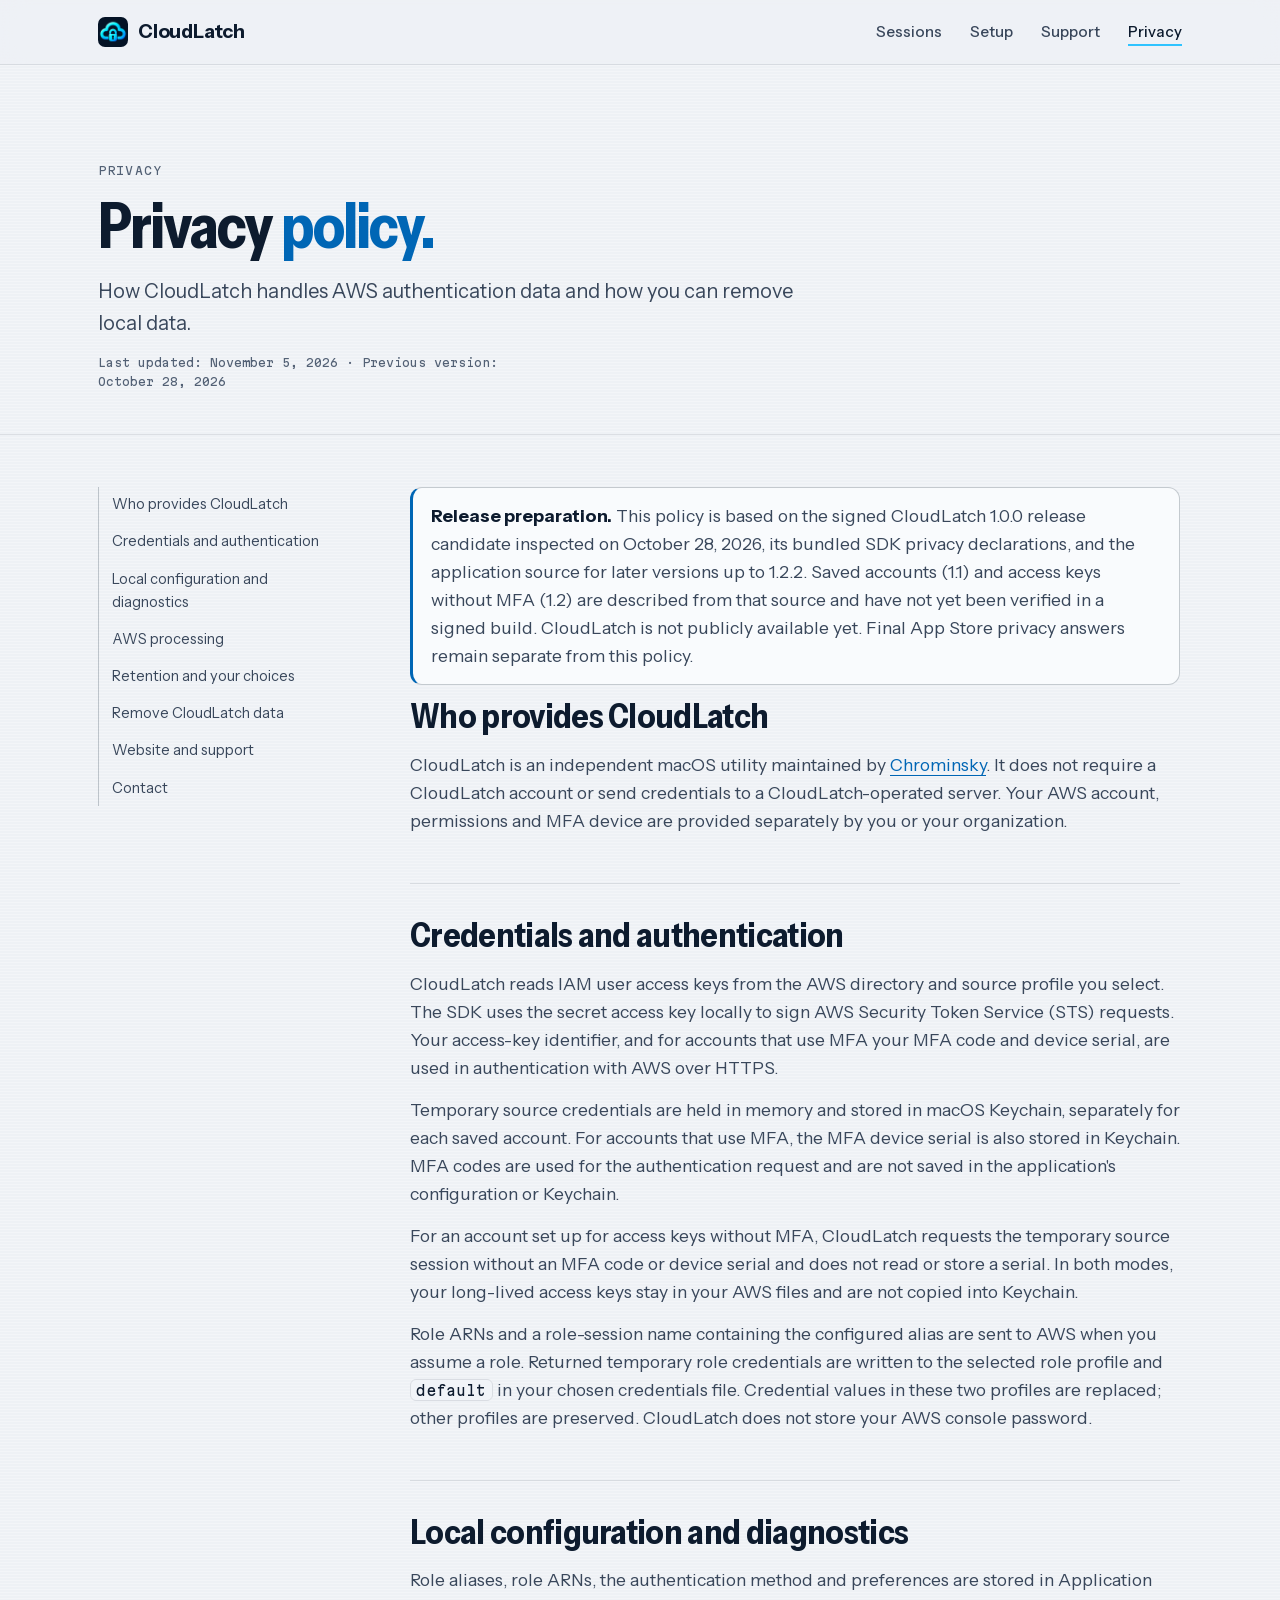
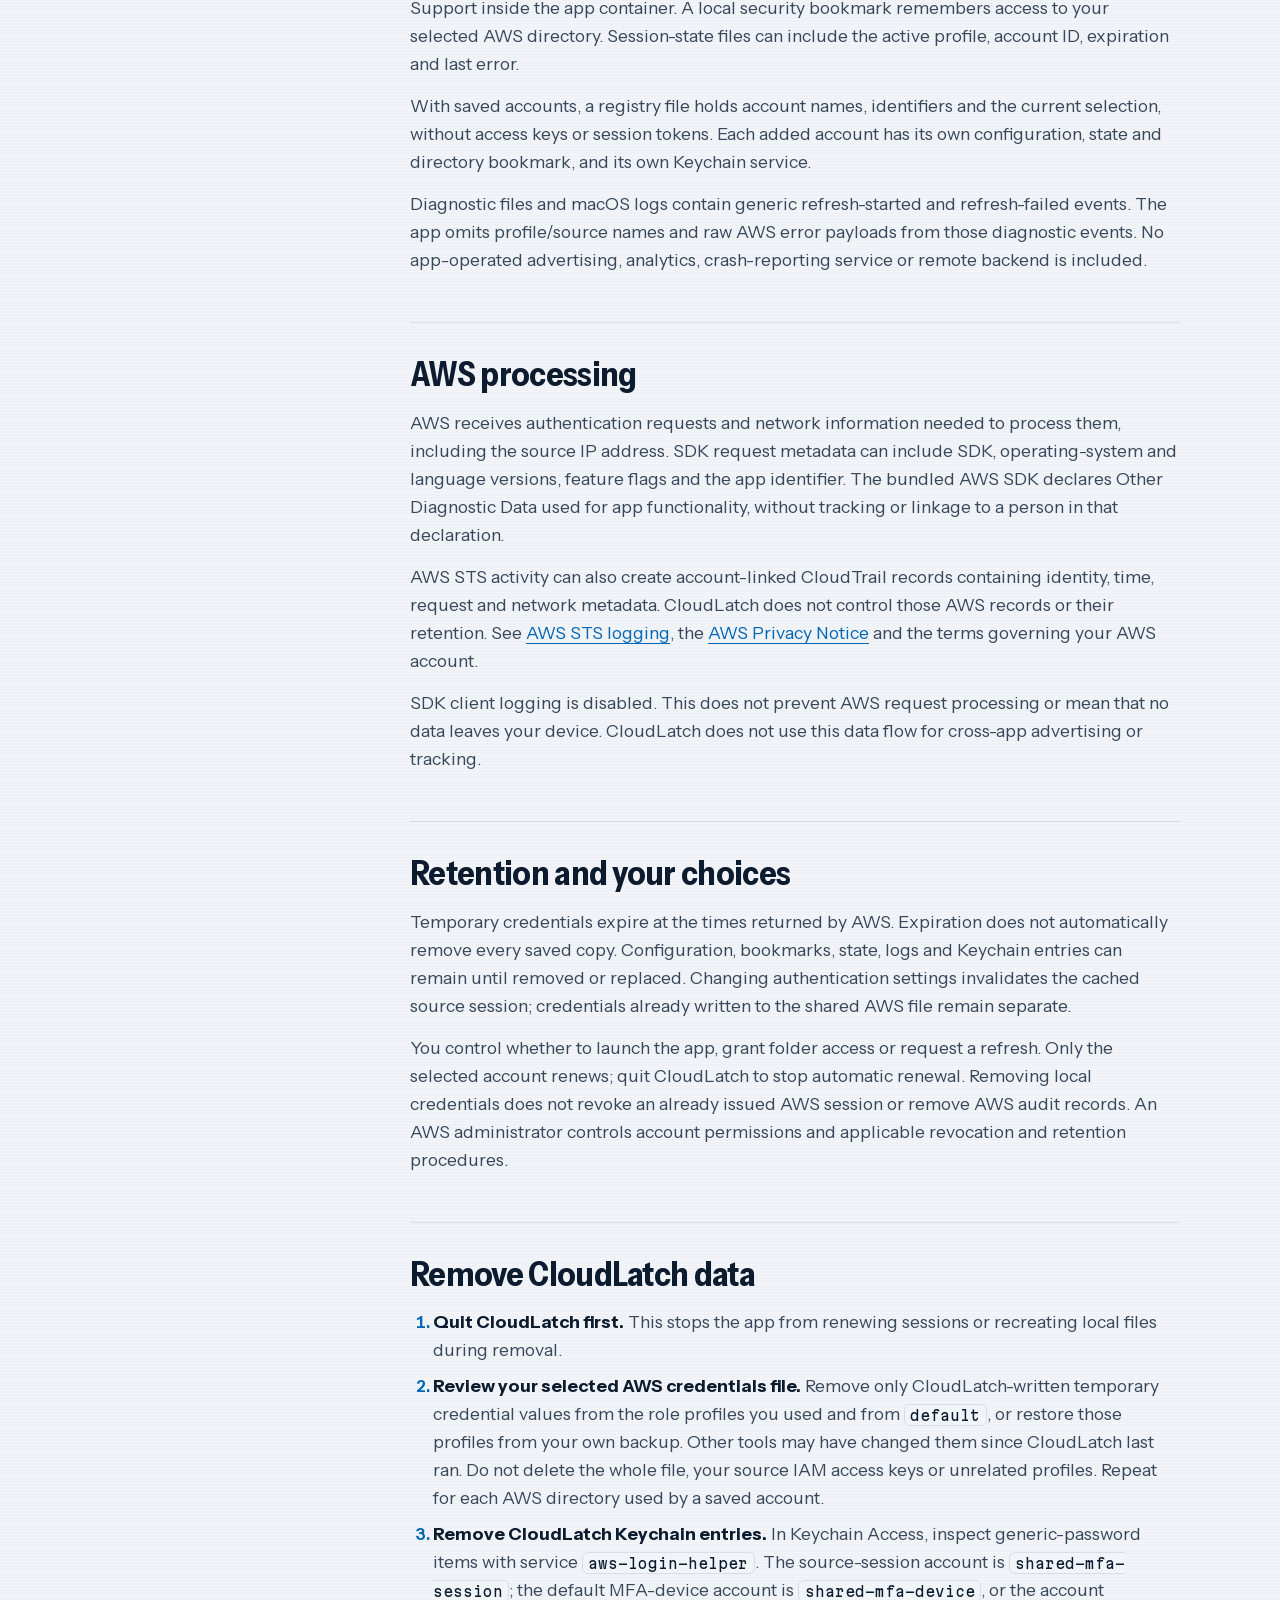
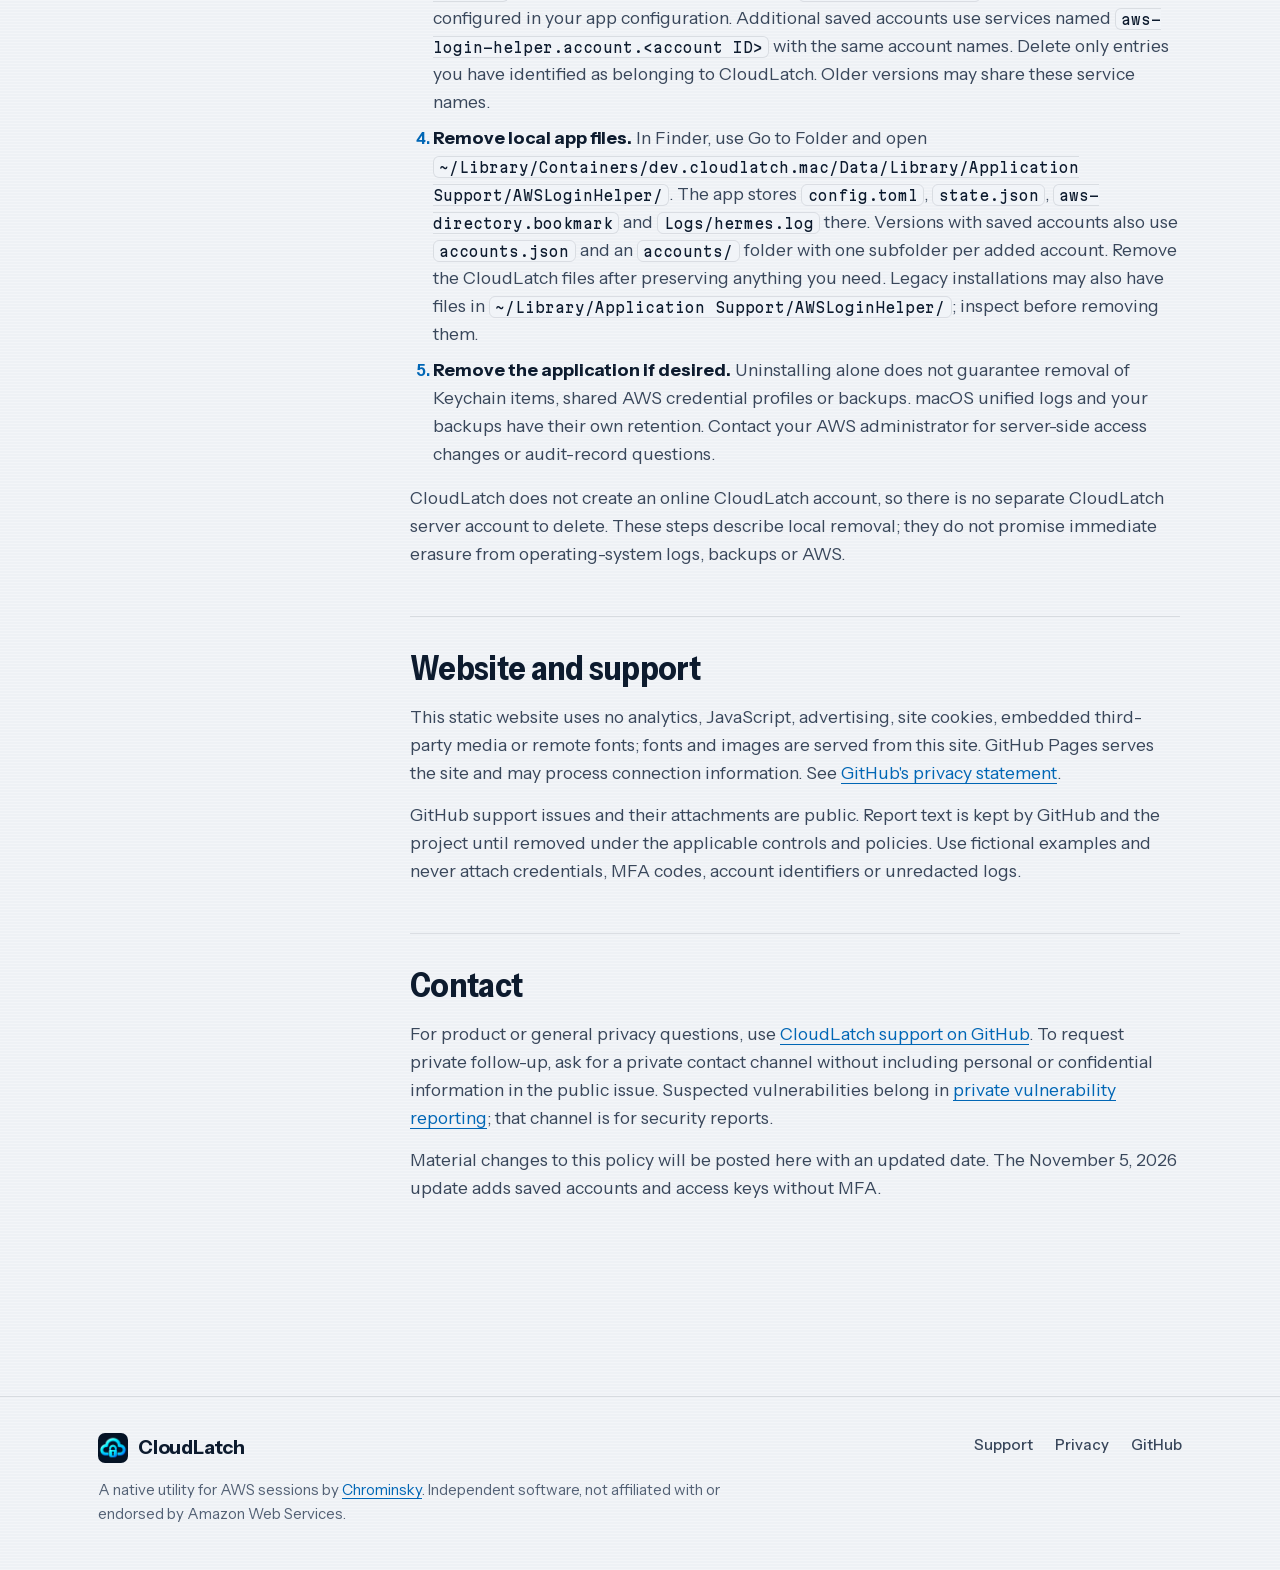
<file: privacy.html>
<!doctype html>
<html lang="en">
<head>
<meta charset="utf-8">
<meta name="viewport" content="width=device-width, initial-scale=1">
<meta name="color-scheme" content="light dark">
<meta name="theme-color" content="#eef1f5" media="(prefers-color-scheme: light)">
<meta name="theme-color" content="#0a111d" media="(prefers-color-scheme: dark)">
<title>Privacy policy | CloudLatch</title>
<meta name="description" content="How CloudLatch handles AWS authentication data, saved accounts and local files, and how you can remove local data.">
<link rel="canonical" href="https://cloudlatch.chrominsky.dev/privacy.html">
<meta property="og:type" content="website">
<meta property="og:site_name" content="CloudLatch">
<meta property="og:title" content="Privacy policy | CloudLatch">
<meta property="og:description" content="How CloudLatch handles AWS authentication data, saved accounts and local files, and how you can remove local data.">
<meta property="og:url" content="https://cloudlatch.chrominsky.dev/privacy.html">
<meta property="og:image" content="https://cloudlatch.chrominsky.dev/assets/og-image.png">
<meta property="og:image:width" content="1200">
<meta property="og:image:height" content="630">
<meta property="og:image:alt" content="CloudLatch. AWS roles, one click from the menu bar.">
<meta name="twitter:card" content="summary_large_image">
<link rel="icon" href="assets/favicon-32.png" type="image/png" sizes="32x32">
<link rel="apple-touch-icon" href="assets/apple-touch-icon.png">
<link rel="preload" href="assets/fonts/instrument-sans-latin.woff2" as="font" type="font/woff2" crossorigin>
<link rel="stylesheet" href="assets/fonts/fonts.css">
<link rel="stylesheet" href="assets/site.css">
<script type="application/ld+json">
{
  "@context": "https://schema.org",
  "@type": "WebSite",
  "name": "CloudLatch",
  "url": "https://cloudlatch.chrominsky.dev/",
  "description": "A native Mac menu bar app for AWS role sessions. Assume IAM roles with or without MFA, see both expiry times, and let the active role renew before it expires.",
  "inLanguage": "en",
  "author": {
    "@type": "Person",
    "@id": "https://chrominsky.dev/#person",
    "name": "Bartosz Chrominski",
    "url": "https://chrominsky.dev/"
  }
}
</script>
</head>
<body>
<a class="skip" href="#main">Skip to content</a>

<header class="site-header">
  <div class="wrap header-inner">
    <a class="brand" href="./" aria-label="CloudLatch home">
      <img src="assets/app-icon-256.png" alt="CloudLatch app icon" width="30" height="30">
      <span>CloudLatch</span>
    </a>
    <nav class="site-nav" aria-label="Main navigation">
      <a class="wide" href="./#sessions">Sessions</a>
      <a class="wide" href="./#setup">Setup</a>
      <a href="support.html">Support</a>
      <a href="privacy.html" aria-current="page">Privacy</a>
    </nav>
  </div>
</header>

<main id="main">
  <div class="doc-head">
    <div class="wrap">
      <span class="kicker">Privacy</span>
      <h1>Privacy <span>policy.</span></h1>
      <p>How CloudLatch handles AWS authentication data and how you can remove local data.</p>
      <p class="meta">Last updated: November 5, 2026 · Previous version: October 28, 2026</p>
    </div>
  </div>
  <div class="wrap layout">
    <details class="toc" open>
      <summary>On this page</summary>
      <ol>
        <li><a href="#who-provides-cloudlatch">Who provides CloudLatch</a></li>
        <li><a href="#credentials-and-authentication">Credentials and authentication</a></li>
        <li><a href="#local-configuration-and-diagnostics">Local configuration and diagnostics</a></li>
        <li><a href="#aws-processing">AWS processing</a></li>
        <li><a href="#retention-and-your-choices">Retention and your choices</a></li>
        <li><a href="#remove-data">Remove CloudLatch data</a></li>
        <li><a href="#website-and-support">Website and support</a></li>
        <li><a href="#contact">Contact</a></li>
      </ol>
    </details>
    <div class="prose">
      <p class="callout"><strong>Release preparation.</strong> This policy is based on the signed CloudLatch 1.0.0 release candidate inspected on October 28, 2026, its bundled SDK privacy declarations, and the application source for later versions up to 1.2.2. Saved accounts (1.1) and access keys without MFA (1.2) are described from that source and have not yet been verified in a signed build. CloudLatch is not publicly available yet. Final App Store privacy answers remain separate from this policy.</p>

      <section id="who-provides-cloudlatch" aria-labelledby="who-h">
        <h2 id="who-h">Who provides CloudLatch</h2>
        <p>CloudLatch is an independent macOS utility maintained by <a href="https://github.com/Chrominskyy">Chrominsky</a>. It does not require a CloudLatch account or send credentials to a CloudLatch-operated server. Your AWS account, permissions and MFA device are provided separately by you or your organization.</p>
      </section>

      <section id="credentials-and-authentication" aria-labelledby="cred-h">
        <h2 id="cred-h">Credentials and authentication</h2>
        <p>CloudLatch reads IAM user access keys from the AWS directory and source profile you select. The SDK uses the secret access key locally to sign AWS Security Token Service (STS) requests. Your access-key identifier, and for accounts that use MFA your MFA code and device serial, are used in authentication with AWS over HTTPS.</p>
        <p>Temporary source credentials are held in memory and stored in macOS Keychain, separately for each saved account. For accounts that use MFA, the MFA device serial is also stored in Keychain. MFA codes are used for the authentication request and are not saved in the application's configuration or Keychain.</p>
        <p>For an account set up for access keys without MFA, CloudLatch requests the temporary source session without an MFA code or device serial and does not read or store a serial. In both modes, your long-lived access keys stay in your AWS files and are not copied into Keychain.</p>
        <p>Role ARNs and a role-session name containing the configured alias are sent to AWS when you assume a role. Returned temporary role credentials are written to the selected role profile and <code>default</code> in your chosen credentials file. Credential values in these two profiles are replaced; other profiles are preserved. CloudLatch does not store your AWS console password.</p>
      </section>

      <section id="local-configuration-and-diagnostics" aria-labelledby="local-h">
        <h2 id="local-h">Local configuration and diagnostics</h2>
        <p>Role aliases, role ARNs, the authentication method and preferences are stored in Application Support inside the app container. A local security bookmark remembers access to your selected AWS directory. Session-state files can include the active profile, account ID, expiration and last error.</p>
        <p>With saved accounts, a registry file holds account names, identifiers and the current selection, without access keys or session tokens. Each added account has its own configuration, state and directory bookmark, and its own Keychain service.</p>
        <p>Diagnostic files and macOS logs contain generic refresh-started and refresh-failed events. The app omits profile/source names and raw AWS error payloads from those diagnostic events. No app-operated advertising, analytics, crash-reporting service or remote backend is included.</p>
      </section>

      <section id="aws-processing" aria-labelledby="aws-h">
        <h2 id="aws-h">AWS processing</h2>
        <p>AWS receives authentication requests and network information needed to process them, including the source IP address. SDK request metadata can include SDK, operating-system and language versions, feature flags and the app identifier. The bundled AWS SDK declares Other Diagnostic Data used for app functionality, without tracking or linkage to a person in that declaration.</p>
        <p>AWS STS activity can also create account-linked CloudTrail records containing identity, time, request and network metadata. CloudLatch does not control those AWS records or their retention. See <a href="https://docs.aws.amazon.com/IAM/latest/UserGuide/cloudtrail-integration.html">AWS STS logging</a>, the <a href="https://aws.amazon.com/privacy/">AWS Privacy Notice</a> and the terms governing your AWS account.</p>
        <p>SDK client logging is disabled. This does not prevent AWS request processing or mean that no data leaves your device. CloudLatch does not use this data flow for cross-app advertising or tracking.</p>
      </section>

      <section id="retention-and-your-choices" aria-labelledby="ret-h">
        <h2 id="ret-h">Retention and your choices</h2>
        <p>Temporary credentials expire at the times returned by AWS. Expiration does not automatically remove every saved copy. Configuration, bookmarks, state, logs and Keychain entries can remain until removed or replaced. Changing authentication settings invalidates the cached source session; credentials already written to the shared AWS file remain separate.</p>
        <p>You control whether to launch the app, grant folder access or request a refresh. Only the selected account renews; quit CloudLatch to stop automatic renewal. Removing local credentials does not revoke an already issued AWS session or remove AWS audit records. An AWS administrator controls account permissions and applicable revocation and retention procedures.</p>
      </section>

      <section id="remove-data" aria-labelledby="remove-h">
        <h2 id="remove-h">Remove CloudLatch data</h2>
        <ol>
          <li><strong>Quit CloudLatch first.</strong> This stops the app from renewing sessions or recreating local files during removal.</li>
          <li><strong>Review your selected AWS credentials file.</strong> Remove only CloudLatch-written temporary credential values from the role profiles you used and from <code>default</code>, or restore those profiles from your own backup. Other tools may have changed them since CloudLatch last ran. Do not delete the whole file, your source IAM access keys or unrelated profiles. Repeat for each AWS directory used by a saved account.</li>
          <li><strong>Remove CloudLatch Keychain entries.</strong> In Keychain Access, inspect generic-password items with service <code>aws-login-helper</code>. The source-session account is <code>shared-mfa-session</code>; the default MFA-device account is <code>shared-mfa-device</code>, or the account configured in your app configuration. Additional saved accounts use services named <code>aws-login-helper.account.&lt;account ID&gt;</code> with the same account names. Delete only entries you have identified as belonging to CloudLatch. Older versions may share these service names.</li>
          <li><strong>Remove local app files.</strong> In Finder, use Go to Folder and open <code>~/Library/Containers/dev.cloudlatch.mac/Data/Library/Application Support/AWSLoginHelper/</code>. The app stores <code>config.toml</code>, <code>state.json</code>, <code>aws-directory.bookmark</code> and <code>Logs/hermes.log</code> there. Versions with saved accounts also use <code>accounts.json</code> and an <code>accounts/</code> folder with one subfolder per added account. Remove the CloudLatch files after preserving anything you need. Legacy installations may also have files in <code>~/Library/Application Support/AWSLoginHelper/</code>; inspect before removing them.</li>
          <li><strong>Remove the application if desired.</strong> Uninstalling alone does not guarantee removal of Keychain items, shared AWS credential profiles or backups. macOS unified logs and your backups have their own retention. Contact your AWS administrator for server-side access changes or audit-record questions.</li>
        </ol>
        <p>CloudLatch does not create an online CloudLatch account, so there is no separate CloudLatch server account to delete. These steps describe local removal; they do not promise immediate erasure from operating-system logs, backups or AWS.</p>
      </section>

      <section id="website-and-support" aria-labelledby="web-h">
        <h2 id="web-h">Website and support</h2>
        <p>This static website uses no analytics, JavaScript, advertising, site cookies, embedded third-party media or remote fonts; fonts and images are served from this site. GitHub Pages serves the site and may process connection information. See <a href="https://docs.github.com/en/site-policy/privacy-policies/github-general-privacy-statement">GitHub's privacy statement</a>.</p>
        <p>GitHub support issues and their attachments are public. Report text is kept by GitHub and the project until removed under the applicable controls and policies. Use fictional examples and never attach credentials, MFA codes, account identifiers or unredacted logs.</p>
      </section>

      <section id="contact" aria-labelledby="contact-h">
        <h2 id="contact-h">Contact</h2>
        <p>For product or general privacy questions, use <a href="https://github.com/Chrominskyy/cloudlatch-site/issues/new/choose">CloudLatch support on GitHub</a>. To request private follow-up, ask for a private contact channel without including personal or confidential information in the public issue. Suspected vulnerabilities belong in <a href="https://github.com/Chrominskyy/cloudlatch-site/security/advisories/new">private vulnerability reporting</a>; that channel is for security reports.</p>
        <p>Material changes to this policy will be posted here with an updated date. The November 5, 2026 update adds saved accounts and access keys without MFA.</p>
      </section>
    </div>
  </div>
</main>

<footer class="site-footer">
  <div class="wrap footer-inner">
    <div>
      <a class="brand" href="./"><img src="assets/app-icon-256.png" alt="CloudLatch app icon" width="30" height="30"><span>CloudLatch</span></a>
      <p>A native utility for AWS sessions by <a href="https://chrominsky.dev">Chrominsky</a>. Independent software, not affiliated with or endorsed by Amazon Web Services.</p>
    </div>
    <nav class="footer-links" aria-label="Footer">
      <a href="support.html">Support</a>
      <a href="privacy.html">Privacy</a>
      <a href="https://github.com/Chrominskyy/cloudlatch-site">GitHub</a>
    </nav>
  </div>
</footer>
</body>
</html>
</file>
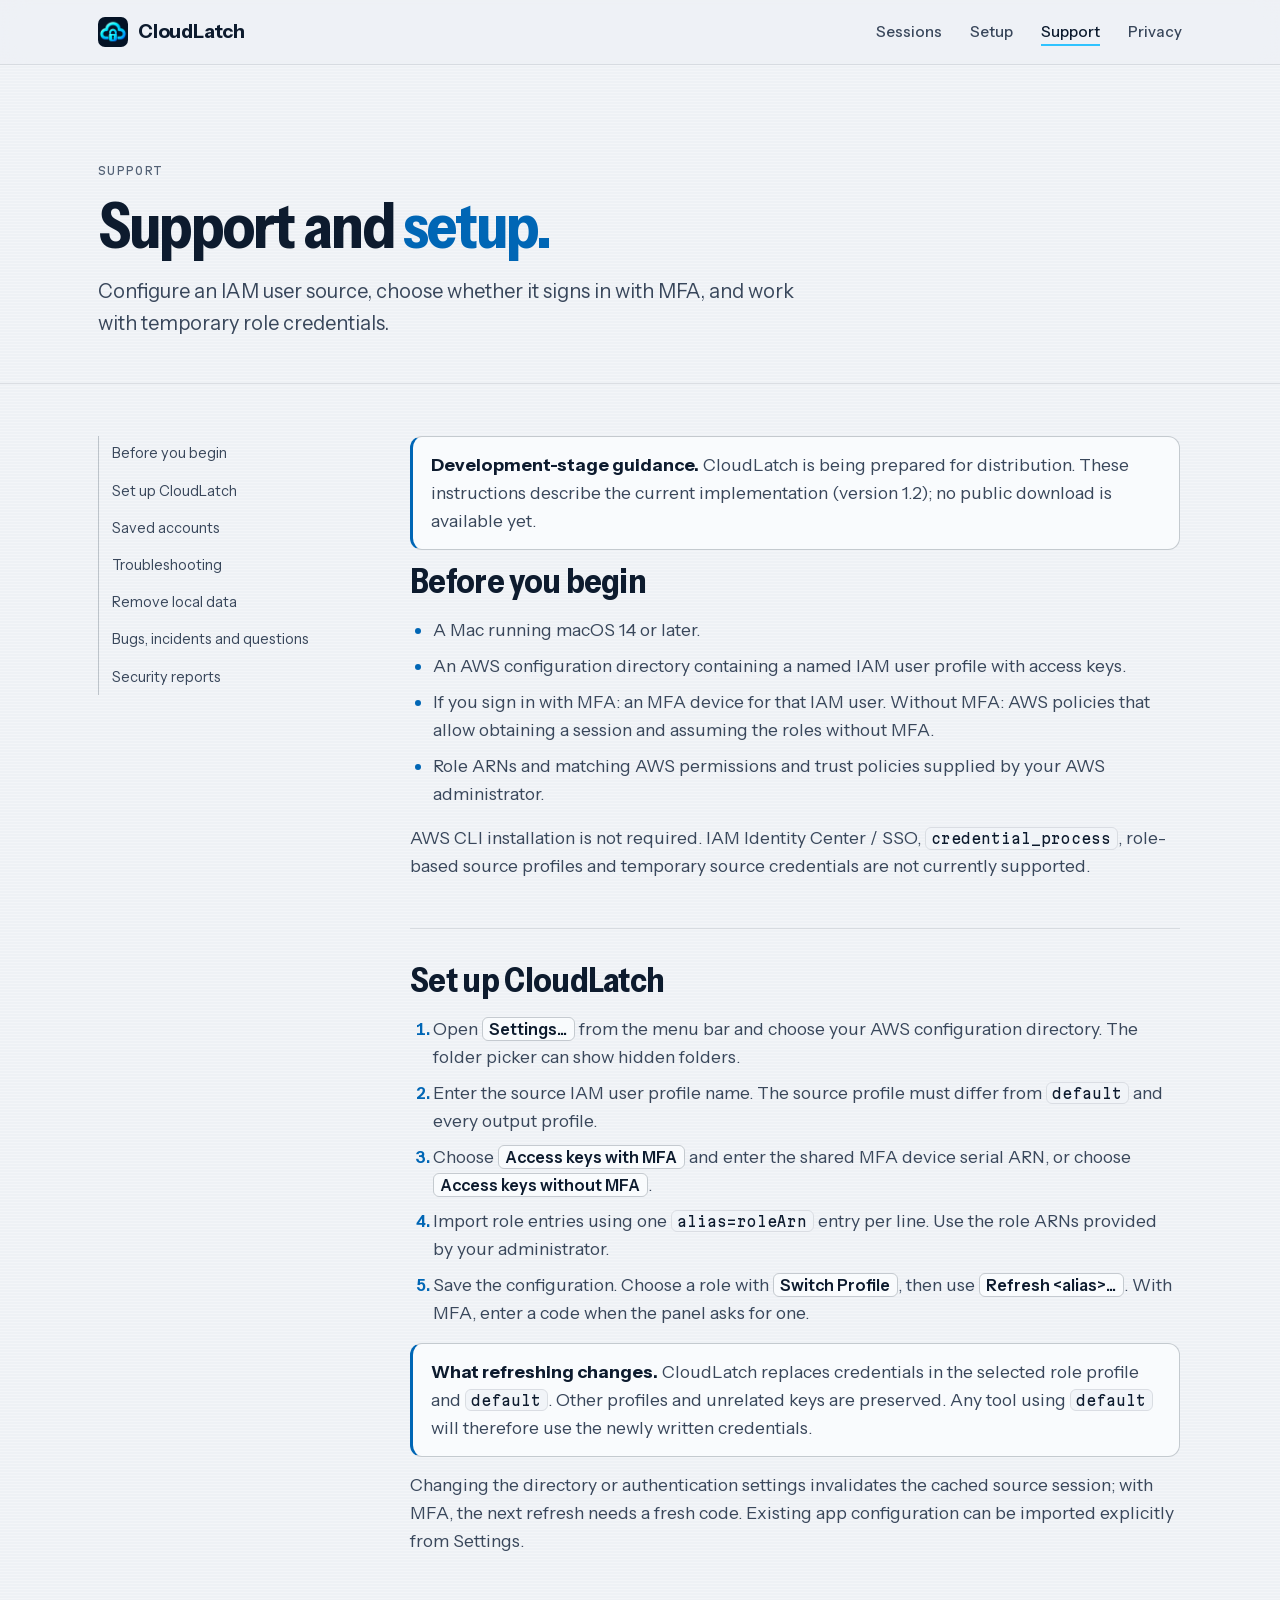
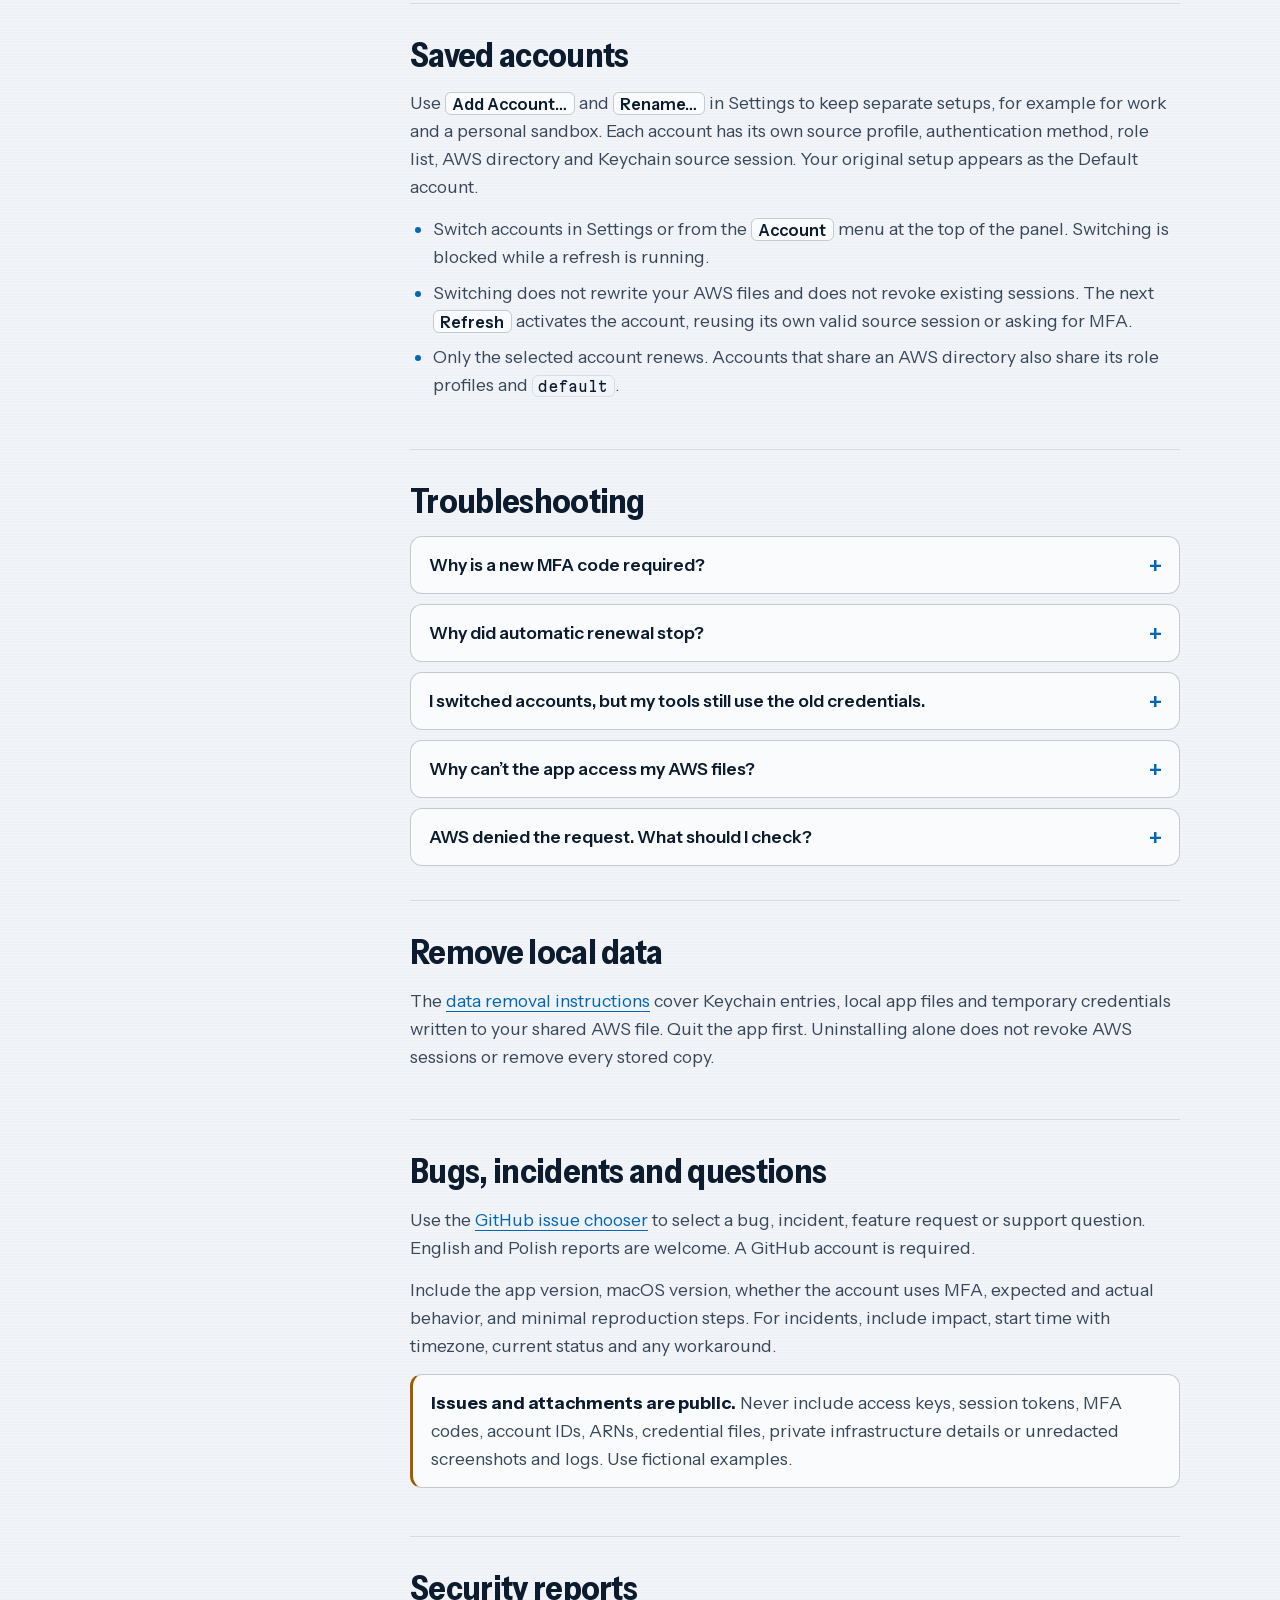
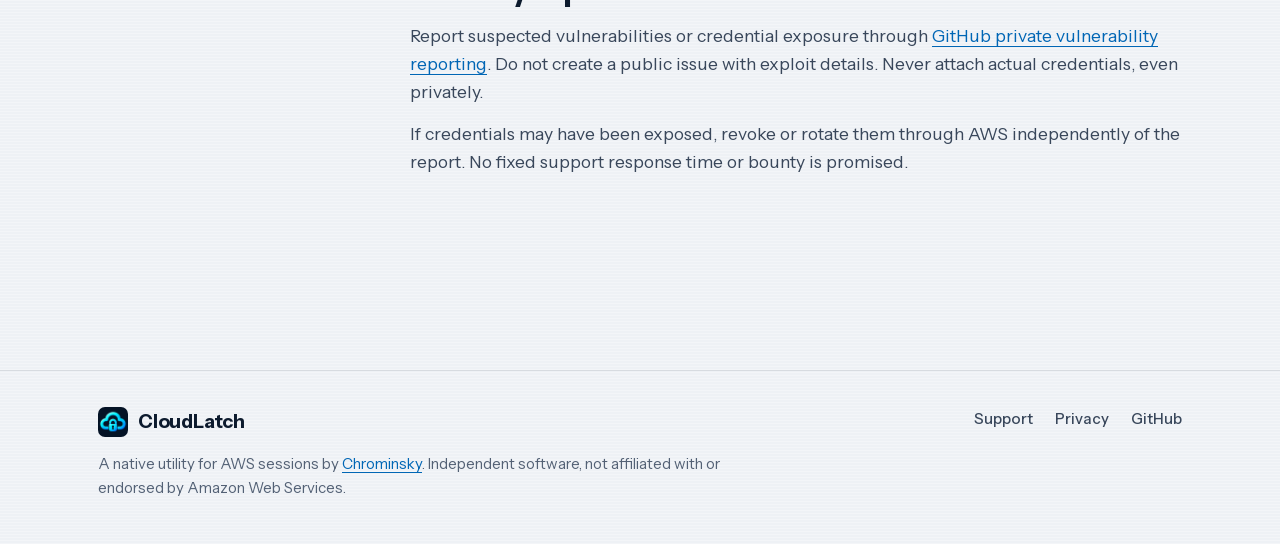
<file: support.html>
<!doctype html>
<html lang="en">
<head>
<meta charset="utf-8">
<meta name="viewport" content="width=device-width, initial-scale=1">
<meta name="color-scheme" content="light dark">
<meta name="theme-color" content="#eef1f5" media="(prefers-color-scheme: light)">
<meta name="theme-color" content="#0a111d" media="(prefers-color-scheme: dark)">
<title>Support and setup | CloudLatch</title>
<meta name="description" content="Set up CloudLatch with an IAM user source, with or without MFA, manage saved accounts and work with temporary role credentials.">
<link rel="canonical" href="https://cloudlatch.chrominsky.dev/support.html">
<meta property="og:type" content="website">
<meta property="og:site_name" content="CloudLatch">
<meta property="og:title" content="Support and setup | CloudLatch">
<meta property="og:description" content="Set up CloudLatch with an IAM user source, with or without MFA, manage saved accounts and work with temporary role credentials.">
<meta property="og:url" content="https://cloudlatch.chrominsky.dev/support.html">
<meta property="og:image" content="https://cloudlatch.chrominsky.dev/assets/og-image.png">
<meta property="og:image:width" content="1200">
<meta property="og:image:height" content="630">
<meta property="og:image:alt" content="CloudLatch. AWS roles, one click from the menu bar.">
<meta name="twitter:card" content="summary_large_image">
<link rel="icon" href="assets/favicon-32.png" type="image/png" sizes="32x32">
<link rel="apple-touch-icon" href="assets/apple-touch-icon.png">
<link rel="preload" href="assets/fonts/instrument-sans-latin.woff2" as="font" type="font/woff2" crossorigin>
<link rel="stylesheet" href="assets/fonts/fonts.css">
<link rel="stylesheet" href="assets/site.css">
<script type="application/ld+json">
{
  "@context": "https://schema.org",
  "@type": "WebSite",
  "name": "CloudLatch",
  "url": "https://cloudlatch.chrominsky.dev/",
  "description": "A native Mac menu bar app for AWS role sessions. Assume IAM roles with or without MFA, see both expiry times, and let the active role renew before it expires.",
  "inLanguage": "en",
  "author": {
    "@type": "Person",
    "@id": "https://chrominsky.dev/#person",
    "name": "Bartosz Chrominski",
    "url": "https://chrominsky.dev/"
  }
}
</script>
</head>
<body>
<a class="skip" href="#main">Skip to content</a>

<header class="site-header">
  <div class="wrap header-inner">
    <a class="brand" href="./" aria-label="CloudLatch home">
      <img src="assets/app-icon-256.png" alt="CloudLatch app icon" width="30" height="30">
      <span>CloudLatch</span>
    </a>
    <nav class="site-nav" aria-label="Main navigation">
      <a class="wide" href="./#sessions">Sessions</a>
      <a class="wide" href="./#setup">Setup</a>
      <a href="support.html" aria-current="page">Support</a>
      <a href="privacy.html">Privacy</a>
    </nav>
  </div>
</header>

<main id="main">
  <div class="doc-head">
    <div class="wrap">
      <span class="kicker">Support</span>
      <h1>Support and <span>setup.</span></h1>
      <p>Configure an IAM user source, choose whether it signs in with MFA, and work with temporary role credentials.</p>
    </div>
  </div>
  <div class="wrap layout">
    <details class="toc" open>
      <summary>On this page</summary>
      <ol>
        <li><a href="#before-you-begin">Before you begin</a></li>
        <li><a href="#setup">Set up CloudLatch</a></li>
        <li><a href="#accounts">Saved accounts</a></li>
        <li><a href="#troubleshooting">Troubleshooting</a></li>
        <li><a href="#remove-local-data">Remove local data</a></li>
        <li><a href="#reports">Bugs, incidents and questions</a></li>
        <li><a href="#security-reports">Security reports</a></li>
      </ol>
    </details>
    <div class="prose">
      <p class="callout"><strong>Development-stage guidance.</strong> CloudLatch is being prepared for distribution. These instructions describe the current implementation (version 1.2); no public download is available yet.</p>

      <section id="before-you-begin" aria-labelledby="before-you-begin-h">
        <h2 id="before-you-begin-h">Before you begin</h2>
        <ul>
          <li>A Mac running macOS 14 or later.</li>
          <li>An AWS configuration directory containing a named IAM user profile with access keys.</li>
          <li>If you sign in with MFA: an MFA device for that IAM user. Without MFA: AWS policies that allow obtaining a session and assuming the roles without MFA.</li>
          <li>Role ARNs and matching AWS permissions and trust policies supplied by your AWS administrator.</li>
        </ul>
        <p>AWS CLI installation is not required. IAM Identity Center / SSO, <code>credential_process</code>, role-based source profiles and temporary source credentials are not currently supported.</p>
      </section>

      <section id="setup" aria-labelledby="setup-h">
        <h2 id="setup-h">Set up CloudLatch</h2>
        <ol>
          <li>Open <span class="ui">Settings...</span> from the menu bar and choose your AWS configuration directory. The folder picker can show hidden folders.</li>
          <li>Enter the source IAM user profile name. The source profile must differ from <code>default</code> and every output profile.</li>
          <li>Choose <span class="ui">Access keys with MFA</span> and enter the shared MFA device serial ARN, or choose <span class="ui">Access keys without MFA</span>.</li>
          <li>Import role entries using one <code>alias=roleArn</code> entry per line. Use the role ARNs provided by your administrator.</li>
          <li>Save the configuration. Choose a role with <span class="ui">Switch Profile</span>, then use <span class="ui">Refresh &lt;alias&gt;...</span>. With MFA, enter a code when the panel asks for one.</li>
        </ol>
        <p class="callout"><strong>What refreshing changes.</strong> CloudLatch replaces credentials in the selected role profile and <code>default</code>. Other profiles and unrelated keys are preserved. Any tool using <code>default</code> will therefore use the newly written credentials.</p>
        <p>Changing the directory or authentication settings invalidates the cached source session; with MFA, the next refresh needs a fresh code. Existing app configuration can be imported explicitly from Settings.</p>
      </section>

      <section id="accounts" aria-labelledby="accounts-h">
        <h2 id="accounts-h">Saved accounts</h2>
        <p>Use <span class="ui">Add Account…</span> and <span class="ui">Rename…</span> in Settings to keep separate setups, for example for work and a personal sandbox. Each account has its own source profile, authentication method, role list, AWS directory and Keychain source session. Your original setup appears as the Default account.</p>
        <ul>
          <li>Switch accounts in Settings or from the <span class="ui">Account</span> menu at the top of the panel. Switching is blocked while a refresh is running.</li>
          <li>Switching does not rewrite your AWS files and does not revoke existing sessions. The next <span class="ui">Refresh</span> activates the account, reusing its own valid source session or asking for MFA.</li>
          <li>Only the selected account renews. Accounts that share an AWS directory also share its role profiles and <code>default</code>.</li>
        </ul>
      </section>

      <section id="troubleshooting" aria-labelledby="troubleshooting-h">
        <h2 id="troubleshooting-h">Troubleshooting</h2>
        <div class="faq">
          <details><summary>Why is a new MFA code required?</summary><p>The source MFA session has expired or the authentication settings changed. Enter a fresh code when prompted. CloudLatch requests a 12-hour source session; actual expiry is determined by AWS.</p></details>
          <details><summary>Why did automatic renewal stop?</summary><p>Renewal depends on a valid source session, network access, directory access and AWS permissions. The app attempts renewal five minutes before role expiry. Accounts without MFA can also start a new source session on their own; MFA accounts need a code once the source session has expired. Check both expiry times, then refresh the selected role if needed.</p></details>
          <details><summary>I switched accounts, but my tools still use the old credentials.</summary><p>That is expected. Switching only changes the selected account. Use <span class="ui">Refresh &lt;alias&gt;...</span> to write the new account's role credentials.</p></details>
          <details><summary>Why can’t the app access my AWS files?</summary><p>Choose the directory again in Settings to grant access. Check that the source profile exists and is supported. The app rejects ambiguous or invalid files and source/output profile collisions rather than overwriting them.</p></details>
          <details><summary>AWS denied the request. What should I check?</summary><p>Ask your AWS administrator to check the source IAM user’s permissions, MFA requirements, role trust policy and requested role. Do not paste credentials or unredacted AWS errors into public reports.</p></details>
        </div>
      </section>

      <section id="remove-local-data" aria-labelledby="remove-local-data-h">
        <h2 id="remove-local-data-h">Remove local data</h2>
        <p>The <a href="privacy.html#remove-data">data removal instructions</a> cover Keychain entries, local app files and temporary credentials written to your shared AWS file. Quit the app first. Uninstalling alone does not revoke AWS sessions or remove every stored copy.</p>
      </section>

      <section id="reports" aria-labelledby="reports-h">
        <h2 id="reports-h">Bugs, incidents and questions</h2>
        <p>Use the <a href="https://github.com/Chrominskyy/cloudlatch-site/issues/new/choose">GitHub issue chooser</a> to select a bug, incident, feature request or support question. English and Polish reports are welcome. A GitHub account is required.</p>
        <p>Include the app version, macOS version, whether the account uses MFA, expected and actual behavior, and minimal reproduction steps. For incidents, include impact, start time with timezone, current status and any workaround.</p>
        <p class="callout warn"><strong>Issues and attachments are public.</strong> Never include access keys, session tokens, MFA codes, account IDs, ARNs, credential files, private infrastructure details or unredacted screenshots and logs. Use fictional examples.</p>
      </section>

      <section id="security-reports" aria-labelledby="security-reports-h">
        <h2 id="security-reports-h">Security reports</h2>
        <p>Report suspected vulnerabilities or credential exposure through <a href="https://github.com/Chrominskyy/cloudlatch-site/security/advisories/new">GitHub private vulnerability reporting</a>. Do not create a public issue with exploit details. Never attach actual credentials, even privately.</p>
        <p>If credentials may have been exposed, revoke or rotate them through AWS independently of the report. No fixed support response time or bounty is promised.</p>
      </section>
    </div>
  </div>
</main>

<footer class="site-footer">
  <div class="wrap footer-inner">
    <div>
      <a class="brand" href="./"><img src="assets/app-icon-256.png" alt="CloudLatch app icon" width="30" height="30"><span>CloudLatch</span></a>
      <p>A native utility for AWS sessions by <a href="https://chrominsky.dev">Chrominsky</a>. Independent software, not affiliated with or endorsed by Amazon Web Services.</p>
    </div>
    <nav class="footer-links" aria-label="Footer">
      <a href="support.html">Support</a>
      <a href="privacy.html">Privacy</a>
      <a href="https://github.com/Chrominskyy/cloudlatch-site">GitHub</a>
    </nav>
  </div>
</footer>
</body>
</html>
</file>
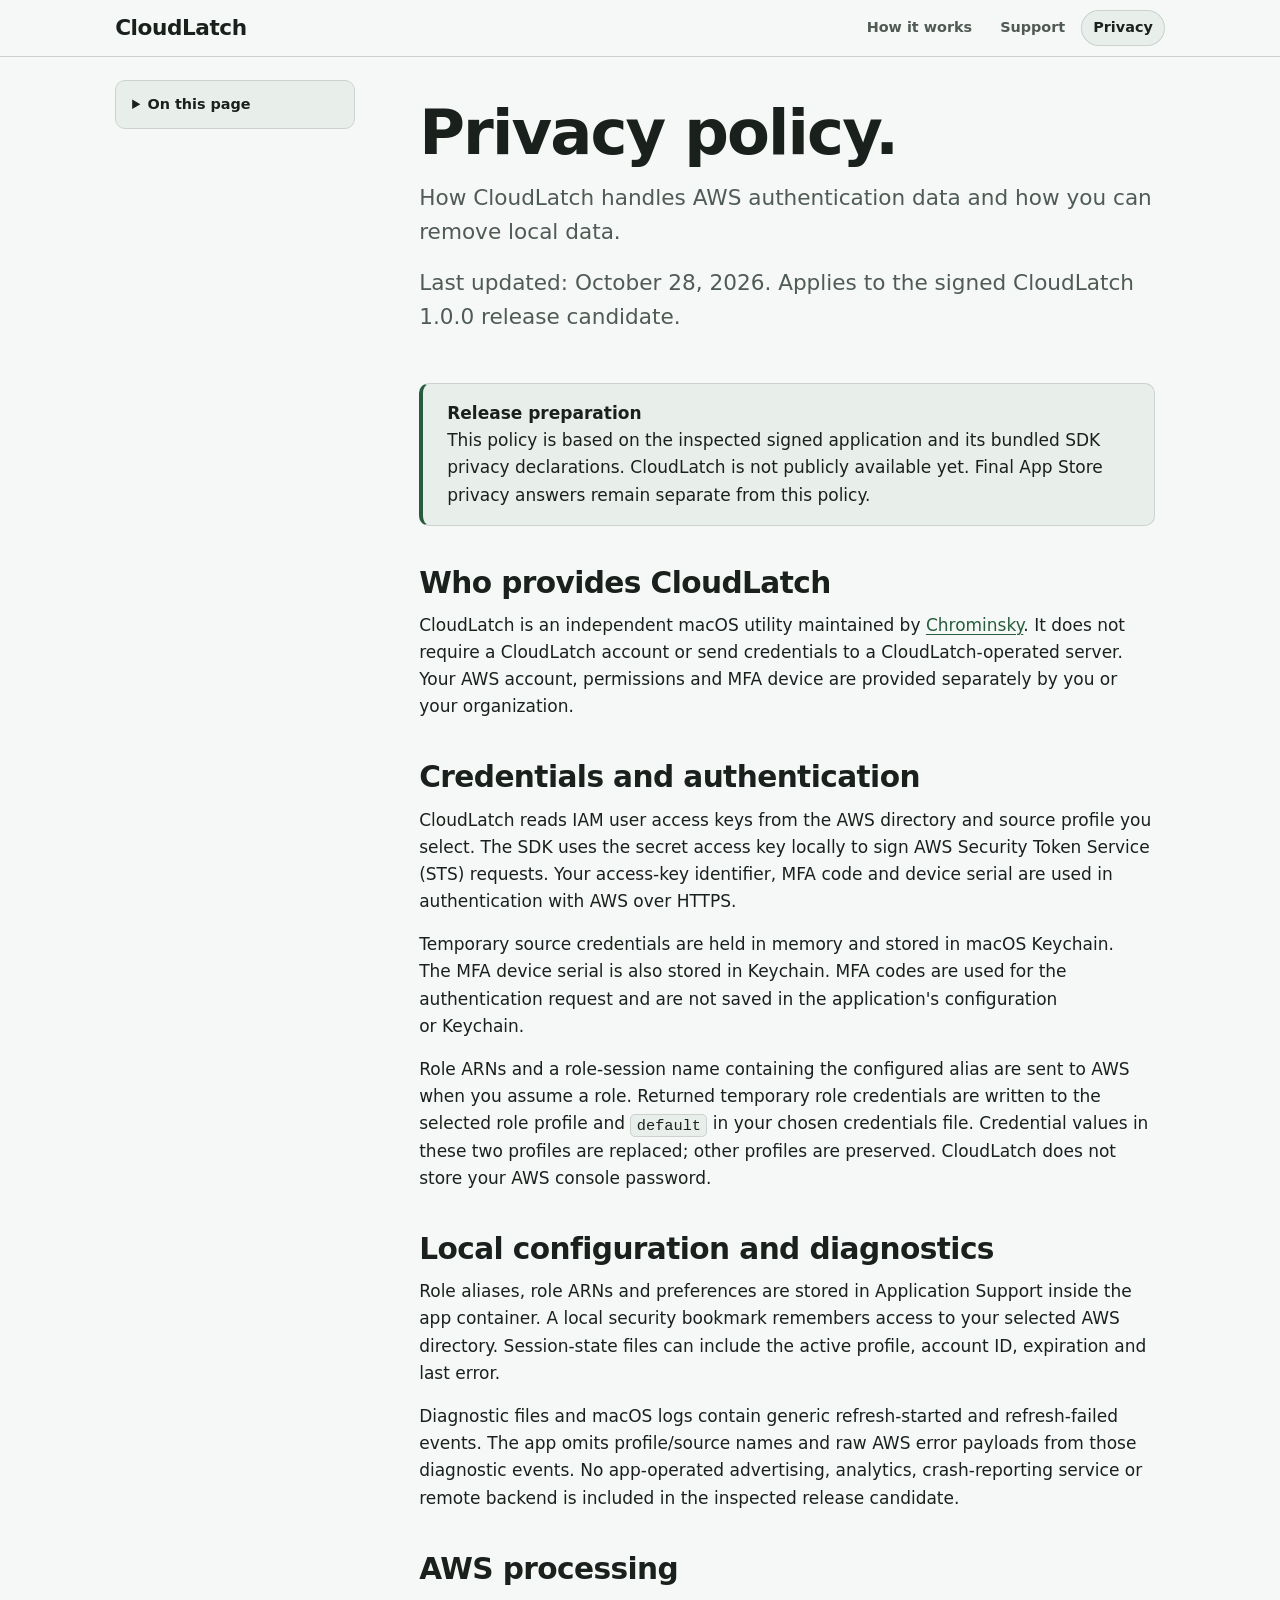
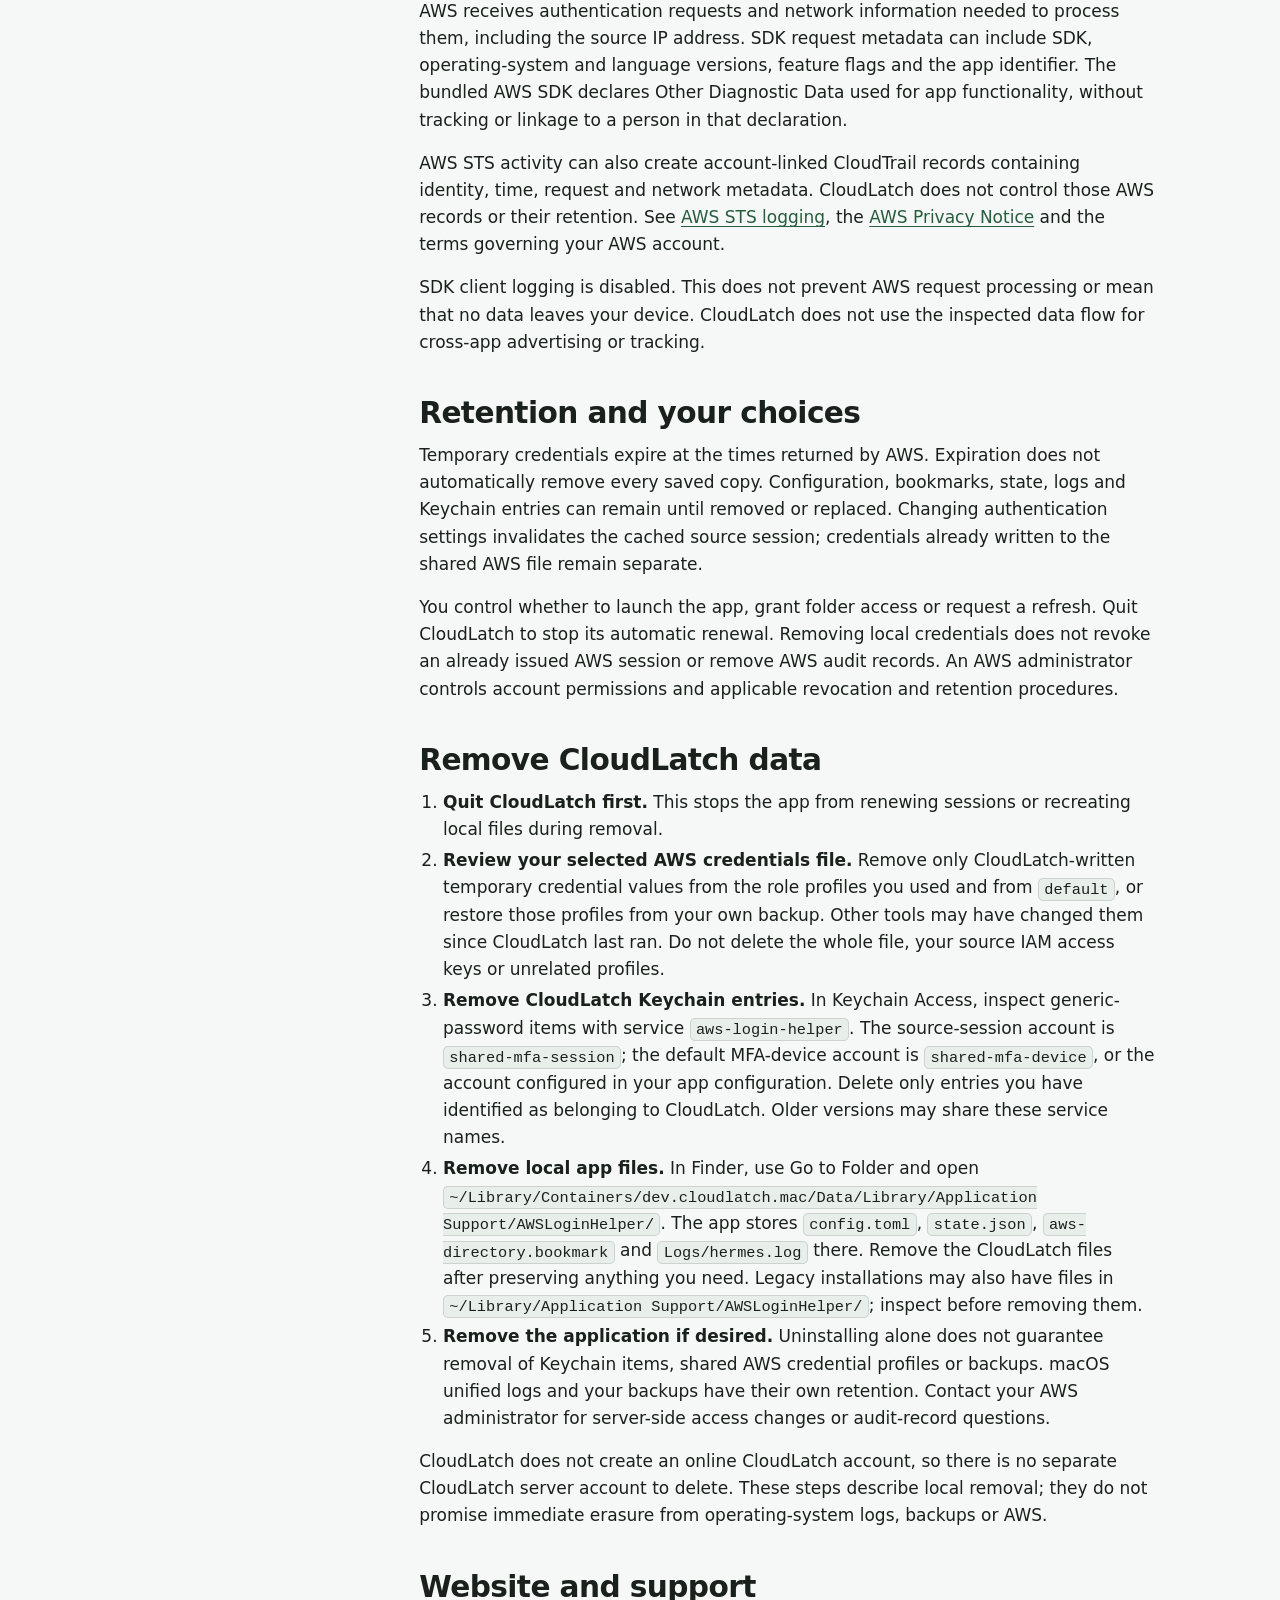
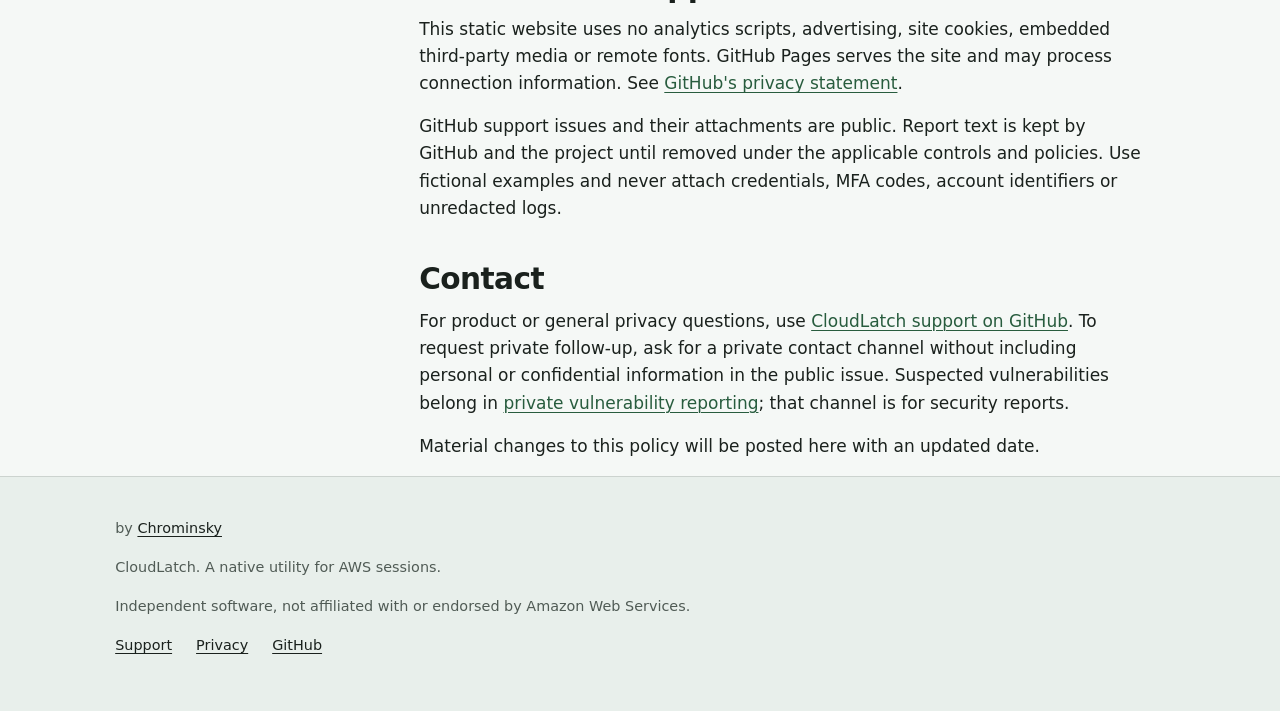
<file: _old/privacy.html>
<!doctype html>
<html lang="en">
<head>
  <meta charset="utf-8">
  <meta name="robots" content="noindex">
  <meta name="viewport" content="width=device-width, initial-scale=1">
  <title>Privacy policy | CloudLatch</title>
  <meta name="description" content="CloudLatch privacy policy: AWS authentication, local storage, retention and instructions for removing your data.">
  <link rel="canonical" href="https://cloudlatch.chrominsky.dev/_old/privacy.html">
  <meta name="theme-color" content="#f5f8f6" media="(prefers-color-scheme: light)">
  <meta name="theme-color" content="#1b201d" media="(prefers-color-scheme: dark)">
  <meta property="og:type" content="website">
  <meta property="og:site_name" content="CloudLatch">
  <meta property="og:title" content="Privacy policy | CloudLatch">
  <meta property="og:description" content="CloudLatch privacy policy: AWS authentication, local storage, retention and instructions for removing your data.">
  <meta property="og:url" content="https://cloudlatch.chrominsky.dev/privacy.html">
  <meta property="og:image" content="https://cloudlatch.chrominsky.dev/assets/og-image.png">
  <meta property="og:image:width" content="1200">
  <meta property="og:image:height" content="630">
  <meta name="twitter:card" content="summary_large_image">
  <meta name="twitter:title" content="Privacy policy | CloudLatch">
  <meta name="twitter:description" content="CloudLatch privacy policy: AWS authentication, local storage, retention and instructions for removing your data.">
  <meta name="twitter:image" content="https://cloudlatch.chrominsky.dev/assets/og-image.png">
  <link rel="icon" href="assets/favicon.svg" type="image/svg+xml">
  <link rel="stylesheet" href="css/main.css">
</head>
<body>
<a class="skip-link" href="#main">Skip to content</a>
<header class="site-header">
  <div class="container">
    <a class="brand" href="index.html" aria-label="CloudLatch home">CloudLatch</a>
    <nav class="site-nav" aria-label="Main navigation">
      <ul>
        <li><a href="index.html#workflow">How it works</a></li>
        <li><a href="support.html">Support</a></li>
        <li><a href="privacy.html" aria-current="page">Privacy</a></li>
      </ul>
    </nav>
  </div>
</header>
<main id="main">
  <div class="container">
    <div class="page-head">
<h1>Privacy policy.</h1>
<p class="lead">How CloudLatch handles AWS authentication data and how you can remove local data.</p>
<p class="updated">Last updated: October 28, 2026. Applies to the signed CloudLatch 1.0.0 release candidate.</p>
    </div>
    <details class="toc">
      <summary>On this page</summary>
      <ul><li><a href="#who-provides-cloudlatch">Who provides CloudLatch</a></li><li><a href="#credentials-and-authentication">Credentials and authentication</a></li><li><a href="#local-configuration-and-diagnostics">Local configuration and diagnostics</a></li><li><a href="#aws-processing">AWS processing</a></li><li><a href="#retention-and-your-choices">Retention and your choices</a></li><li><a href="#remove-data">Remove CloudLatch data</a></li><li><a href="#website-and-support">Website and support</a></li><li><a href="#contact">Contact</a></li></ul>
    </details>
    <div class="prose">
<div class="callout"><strong>Release preparation</strong><p>This policy is based on the inspected signed application and its bundled SDK privacy declarations. CloudLatch is not publicly available yet. Final App Store privacy answers remain separate from this policy.</p></div>

<h2 id="who-provides-cloudlatch">Who provides CloudLatch</h2><p>CloudLatch is an independent macOS utility maintained by <a href="https://github.com/Chrominskyy">Chrominsky</a>. It does not require a CloudLatch account or send credentials to a CloudLatch-operated server. Your AWS account, permissions and MFA device are provided separately by you or your organization.</p>

<h2 id="credentials-and-authentication">Credentials and authentication</h2><p>CloudLatch reads IAM user access keys from the AWS directory and source profile you select. The SDK uses the secret access key locally to sign AWS Security Token Service (STS) requests. Your access-key identifier, MFA code and device serial are used in authentication with AWS over HTTPS.</p><p>Temporary source credentials are held in memory and stored in macOS Keychain. The MFA device serial is also stored in Keychain. MFA codes are used for the authentication request and are not saved in the application's configuration or Keychain.</p><p>Role ARNs and a role-session name containing the configured alias are sent to AWS when you assume a role. Returned temporary role credentials are written to the selected role profile and <code>default</code> in your chosen credentials file. Credential values in these two profiles are replaced; other profiles are preserved. CloudLatch does not store your AWS console password.</p>

<h2 id="local-configuration-and-diagnostics">Local configuration and diagnostics</h2><p>Role aliases, role ARNs and preferences are stored in Application Support inside the app container. A local security bookmark remembers access to your selected AWS directory. Session-state files can include the active profile, account ID, expiration and last error.</p><p>Diagnostic files and macOS logs contain generic refresh-started and refresh-failed events. The app omits profile/source names and raw AWS error payloads from those diagnostic events. No app-operated advertising, analytics, crash-reporting service or remote backend is included in the inspected release candidate.</p>

<h2 id="aws-processing">AWS processing</h2><p>AWS receives authentication requests and network information needed to process them, including the source IP address. SDK request metadata can include SDK, operating-system and language versions, feature flags and the app identifier. The bundled AWS SDK declares Other Diagnostic Data used for app functionality, without tracking or linkage to a person in that declaration.</p><p>AWS STS activity can also create account-linked CloudTrail records containing identity, time, request and network metadata. CloudLatch does not control those AWS records or their retention. See <a href="https://docs.aws.amazon.com/IAM/latest/UserGuide/cloudtrail-integration.html">AWS STS logging</a>, the <a href="https://aws.amazon.com/privacy/">AWS Privacy Notice</a> and the terms governing your AWS account.</p><p>SDK client logging is disabled. This does not prevent AWS request processing or mean that no data leaves your device. CloudLatch does not use the inspected data flow for cross-app advertising or tracking.</p>

<h2 id="retention-and-your-choices">Retention and your choices</h2><p>Temporary credentials expire at the times returned by AWS. Expiration does not automatically remove every saved copy. Configuration, bookmarks, state, logs and Keychain entries can remain until removed or replaced. Changing authentication settings invalidates the cached source session; credentials already written to the shared AWS file remain separate.</p><p>You control whether to launch the app, grant folder access or request a refresh. Quit CloudLatch to stop its automatic renewal. Removing local credentials does not revoke an already issued AWS session or remove AWS audit records. An AWS administrator controls account permissions and applicable revocation and retention procedures.</p>

<h2 id="remove-data">Remove CloudLatch data</h2><ol><li><strong>Quit CloudLatch first.</strong> This stops the app from renewing sessions or recreating local files during removal.</li><li><strong>Review your selected AWS credentials file.</strong> Remove only CloudLatch-written temporary credential values from the role profiles you used and from <code>default</code>, or restore those profiles from your own backup. Other tools may have changed them since CloudLatch last ran. Do not delete the whole file, your source IAM access keys or unrelated profiles.</li><li><strong>Remove CloudLatch Keychain entries.</strong> In Keychain Access, inspect generic-password items with service <code>aws-login-helper</code>. The source-session account is <code>shared-mfa-session</code>; the default MFA-device account is <code>shared-mfa-device</code>, or the account configured in your app configuration. Delete only entries you have identified as belonging to CloudLatch. Older versions may share these service names.</li><li><strong>Remove local app files.</strong> In Finder, use Go to Folder and open <code>~/Library/Containers/dev.cloudlatch.mac/Data/Library/Application Support/AWSLoginHelper/</code>. The app stores <code>config.toml</code>, <code>state.json</code>, <code>aws-directory.bookmark</code> and <code>Logs/hermes.log</code> there. Remove the CloudLatch files after preserving anything you need. Legacy installations may also have files in <code>~/Library/Application Support/AWSLoginHelper/</code>; inspect before removing them.</li><li><strong>Remove the application if desired.</strong> Uninstalling alone does not guarantee removal of Keychain items, shared AWS credential profiles or backups. macOS unified logs and your backups have their own retention. Contact your AWS administrator for server-side access changes or audit-record questions.</li></ol><p>CloudLatch does not create an online CloudLatch account, so there is no separate CloudLatch server account to delete. These steps describe local removal; they do not promise immediate erasure from operating-system logs, backups or AWS.</p>

<h2 id="website-and-support">Website and support</h2><p>This static website uses no analytics scripts, advertising, site cookies, embedded third-party media or remote fonts. GitHub Pages serves the site and may process connection information. See <a href="https://docs.github.com/en/site-policy/privacy-policies/github-general-privacy-statement">GitHub's privacy statement</a>.</p><p>GitHub support issues and their attachments are public. Report text is kept by GitHub and the project until removed under the applicable controls and policies. Use fictional examples and never attach credentials, MFA codes, account identifiers or unredacted logs.</p>

<h2 id="contact">Contact</h2><p>For product or general privacy questions, use <a href="https://github.com/Chrominskyy/cloudlatch-site/issues/new/choose">CloudLatch support on GitHub</a>. To request private follow-up, ask for a private contact channel without including personal or confidential information in the public issue. Suspected vulnerabilities belong in <a href="https://github.com/Chrominskyy/cloudlatch-site/security/advisories/new">private vulnerability reporting</a>; that channel is for security reports.</p><p>Material changes to this policy will be posted here with an updated date.</p>
    </div>
  </div>
</main>
<footer class="site-footer">
  <div class="container">
    <p>by <a href="https://github.com/Chrominskyy">Chrominsky</a></p>
    <p>CloudLatch. A native utility for AWS sessions.</p>
    <p>Independent software, not affiliated with or endorsed by Amazon Web Services.</p>
    <nav aria-label="Footer navigation">
      <a href="support.html">Support</a>
      <a href="privacy.html">Privacy</a>
      <a href="https://github.com/Chrominskyy/cloudlatch-site">GitHub</a>
    </nav>
  </div>
</footer>
</body>
</html>
</file>
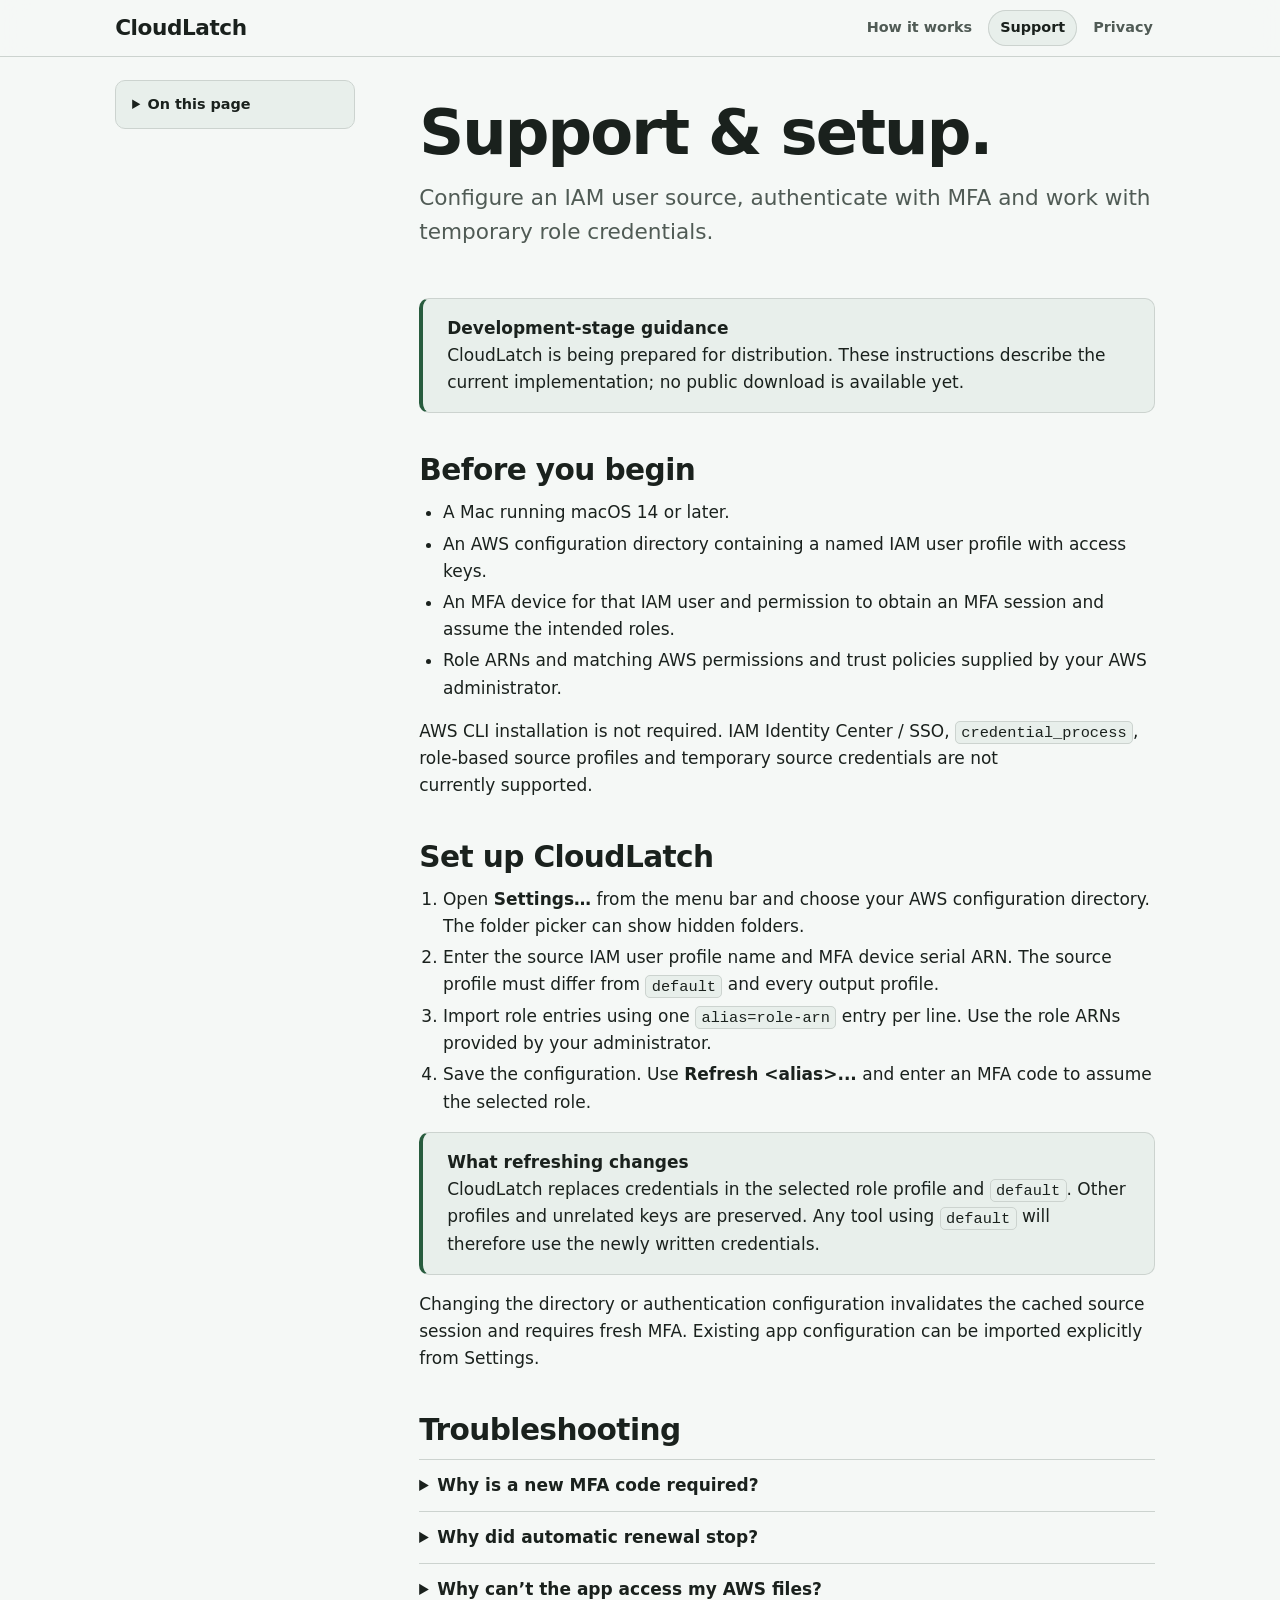
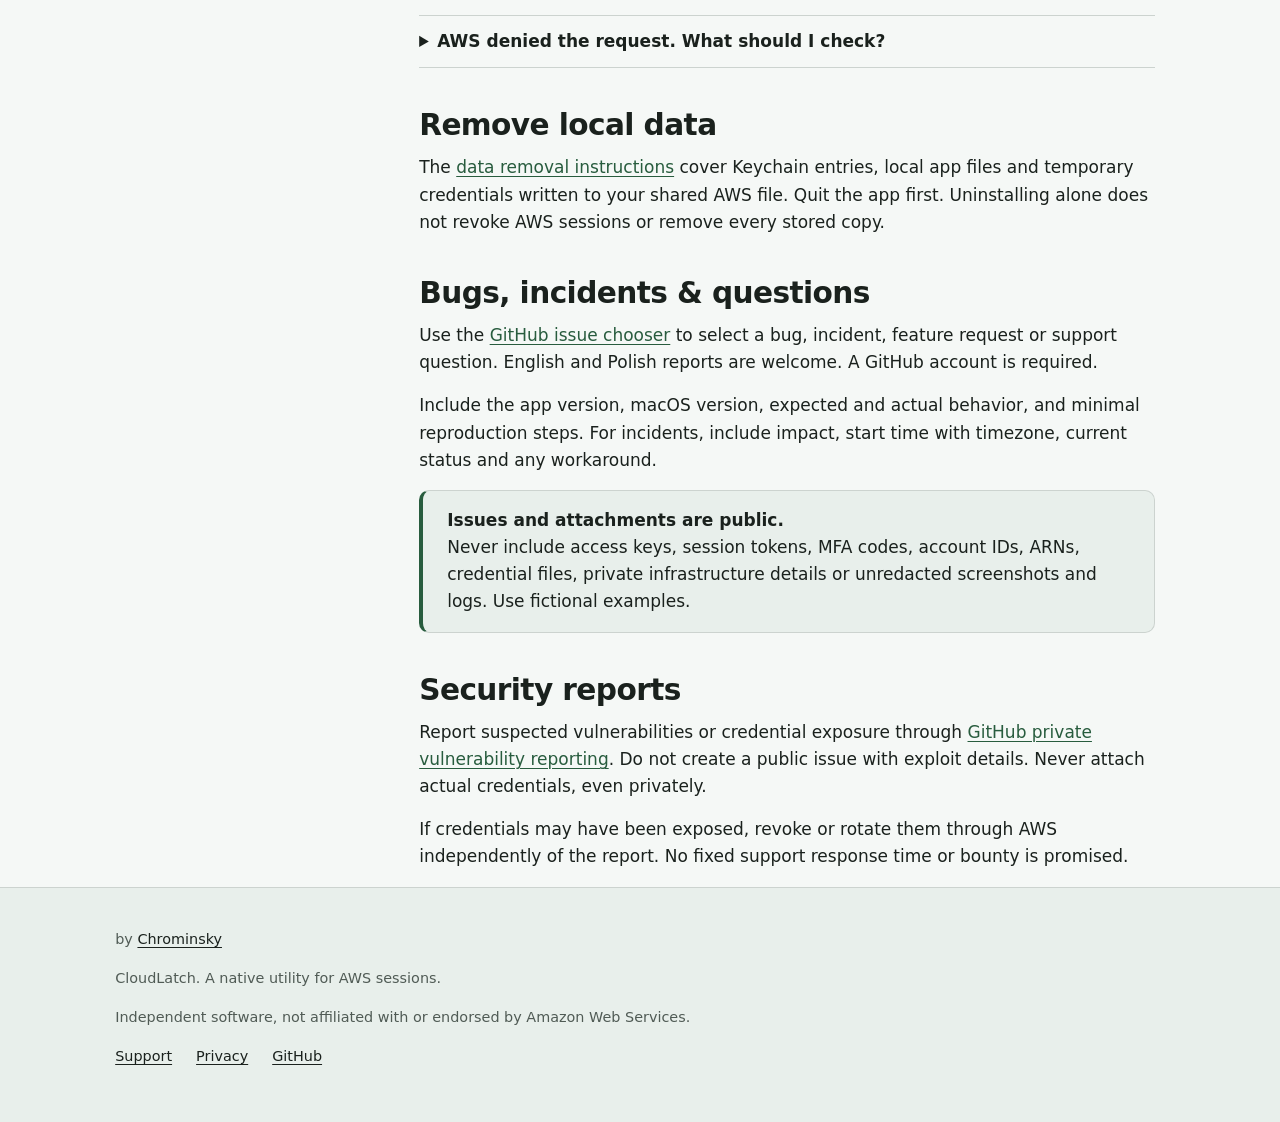
<file: _old/support.html>
<!doctype html>
<html lang="en">
<head>
  <meta charset="utf-8">
  <meta name="robots" content="noindex">
  <meta name="viewport" content="width=device-width, initial-scale=1">
  <title>Support &amp; setup | CloudLatch</title>
  <meta name="description" content="CloudLatch setup, supported AWS authentication, troubleshooting and channels for bugs, incidents and private security reports.">
  <link rel="canonical" href="https://cloudlatch.chrominsky.dev/_old/support.html">
  <meta name="theme-color" content="#f5f8f6" media="(prefers-color-scheme: light)">
  <meta name="theme-color" content="#1b201d" media="(prefers-color-scheme: dark)">
  <meta property="og:type" content="website">
  <meta property="og:site_name" content="CloudLatch">
  <meta property="og:title" content="Support &amp; setup | CloudLatch">
  <meta property="og:description" content="CloudLatch setup, supported AWS authentication, troubleshooting and channels for bugs, incidents and private security reports.">
  <meta property="og:url" content="https://cloudlatch.chrominsky.dev/support.html">
  <meta property="og:image" content="https://cloudlatch.chrominsky.dev/assets/og-image.png">
  <meta property="og:image:width" content="1200">
  <meta property="og:image:height" content="630">
  <meta name="twitter:card" content="summary_large_image">
  <meta name="twitter:title" content="Support &amp; setup | CloudLatch">
  <meta name="twitter:description" content="CloudLatch setup, supported AWS authentication, troubleshooting and channels for bugs, incidents and private security reports.">
  <meta name="twitter:image" content="https://cloudlatch.chrominsky.dev/assets/og-image.png">
  <link rel="icon" href="assets/favicon.svg" type="image/svg+xml">
  <link rel="stylesheet" href="css/main.css">
</head>
<body>
<a class="skip-link" href="#main">Skip to content</a>
<header class="site-header">
  <div class="container">
    <a class="brand" href="index.html" aria-label="CloudLatch home">CloudLatch</a>
    <nav class="site-nav" aria-label="Main navigation">
      <ul>
        <li><a href="index.html#workflow">How it works</a></li>
        <li><a href="support.html" aria-current="page">Support</a></li>
        <li><a href="privacy.html">Privacy</a></li>
      </ul>
    </nav>
  </div>
</header>
<main id="main">
  <div class="container">
    <div class="page-head">
<h1>Support &amp; setup.</h1>
<p class="lead">Configure an IAM user source, authenticate with MFA and work with temporary role credentials.</p>

    </div>
    <details class="toc">
      <summary>On this page</summary>
      <ul><li><a href="#before-you-begin">Before you begin</a></li><li><a href="#setup">Set up CloudLatch</a></li><li><a href="#troubleshooting">Troubleshooting</a></li><li><a href="#remove-local-data">Remove local data</a></li><li><a href="#reports">Bugs, incidents &amp; questions</a></li><li><a href="#security-reports">Security reports</a></li></ul>
    </details>
    <div class="prose">
<div class="callout"><strong>Development-stage guidance</strong><p>CloudLatch is being prepared for distribution. These instructions describe the current implementation; no public download is available yet.</p></div>

<h2 id="before-you-begin">Before you begin</h2><ul><li>A Mac running macOS 14 or later.</li><li>An AWS configuration directory containing a named IAM user profile with access keys.</li><li>An MFA device for that IAM user and permission to obtain an MFA session and assume the intended roles.</li><li>Role ARNs and matching AWS permissions and trust policies supplied by your AWS administrator.</li></ul><p>AWS CLI installation is not required. IAM Identity Center / SSO, <code>credential_process</code>, role-based source profiles and temporary source credentials are not currently supported.</p>

<h2 id="setup">Set up CloudLatch</h2><ol><li>Open <strong>Settings…</strong> from the menu bar and choose your AWS configuration directory. The folder picker can show hidden folders.</li><li>Enter the source IAM user profile name and MFA device serial ARN. The source profile must differ from <code>default</code> and every output profile.</li><li>Import role entries using one <code>alias=role-arn</code> entry per line. Use the role ARNs provided by your administrator.</li><li>Save the configuration. Use <strong>Refresh &lt;alias&gt;...</strong> and enter an MFA code to assume the selected role.</li></ol><div class="callout"><strong>What refreshing changes</strong><p>CloudLatch replaces credentials in the selected role profile and <code>default</code>. Other profiles and unrelated keys are preserved. Any tool using <code>default</code> will therefore use the newly written credentials.</p></div><p>Changing the directory or authentication configuration invalidates the cached source session and requires fresh MFA. Existing app configuration can be imported explicitly from Settings.</p>

<h2 id="troubleshooting">Troubleshooting</h2><details><summary>Why is a new MFA code required?</summary><p>The source MFA session has expired or the authentication configuration changed. Enter a fresh code when prompted. CloudLatch requests a 12-hour source session; actual expiry is determined by AWS.</p></details><details><summary>Why did automatic renewal stop?</summary><p>Renewal depends on a valid source session, network access, directory access and AWS permissions. The app attempts renewal five minutes before role expiry. Check both source and role expiry, then refresh the selected role if needed.</p></details><details><summary>Why can’t the app access my AWS files?</summary><p>Choose the directory again in Settings to grant access. Check that the source profile exists and is supported. The app rejects ambiguous or invalid files and source/output profile collisions rather than overwriting them.</p></details><details><summary>AWS denied the request. What should I check?</summary><p>Ask your AWS administrator to check the source IAM user’s permissions, MFA device, role trust policy and requested role. Do not paste credentials or unredacted AWS errors into public reports.</p></details>

<h2 id="remove-local-data">Remove local data</h2><p>The <a href="privacy.html#remove-data">data removal instructions</a> cover Keychain entries, local app files and temporary credentials written to your shared AWS file. Quit the app first. Uninstalling alone does not revoke AWS sessions or remove every stored copy.</p>

<h2 id="reports">Bugs, incidents &amp; questions</h2><p>Use the <a href="https://github.com/Chrominskyy/cloudlatch-site/issues/new/choose">GitHub issue chooser</a> to select a bug, incident, feature request or support question. English and Polish reports are welcome. A GitHub account is required.</p><p>Include the app version, macOS version, expected and actual behavior, and minimal reproduction steps. For incidents, include impact, start time with timezone, current status and any workaround.</p><div class="callout"><strong>Issues and attachments are public.</strong><p>Never include access keys, session tokens, MFA codes, account IDs, ARNs, credential files, private infrastructure details or unredacted screenshots and logs. Use fictional examples.</p></div>

<h2 id="security-reports">Security reports</h2><p>Report suspected vulnerabilities or credential exposure through <a href="https://github.com/Chrominskyy/cloudlatch-site/security/advisories/new">GitHub private vulnerability reporting</a>. Do not create a public issue with exploit details. Never attach actual credentials, even privately.</p><p>If credentials may have been exposed, revoke or rotate them through AWS independently of the report. No fixed support response time or bounty is promised.</p>
    </div>
  </div>
</main>
<footer class="site-footer">
  <div class="container">
    <p>by <a href="https://github.com/Chrominskyy">Chrominsky</a></p>
    <p>CloudLatch. A native utility for AWS sessions.</p>
    <p>Independent software, not affiliated with or endorsed by Amazon Web Services.</p>
    <nav aria-label="Footer navigation">
      <a href="support.html">Support</a>
      <a href="privacy.html">Privacy</a>
      <a href="https://github.com/Chrominskyy/cloudlatch-site">GitHub</a>
    </nav>
  </div>
</footer>
</body>
</html>
</file>
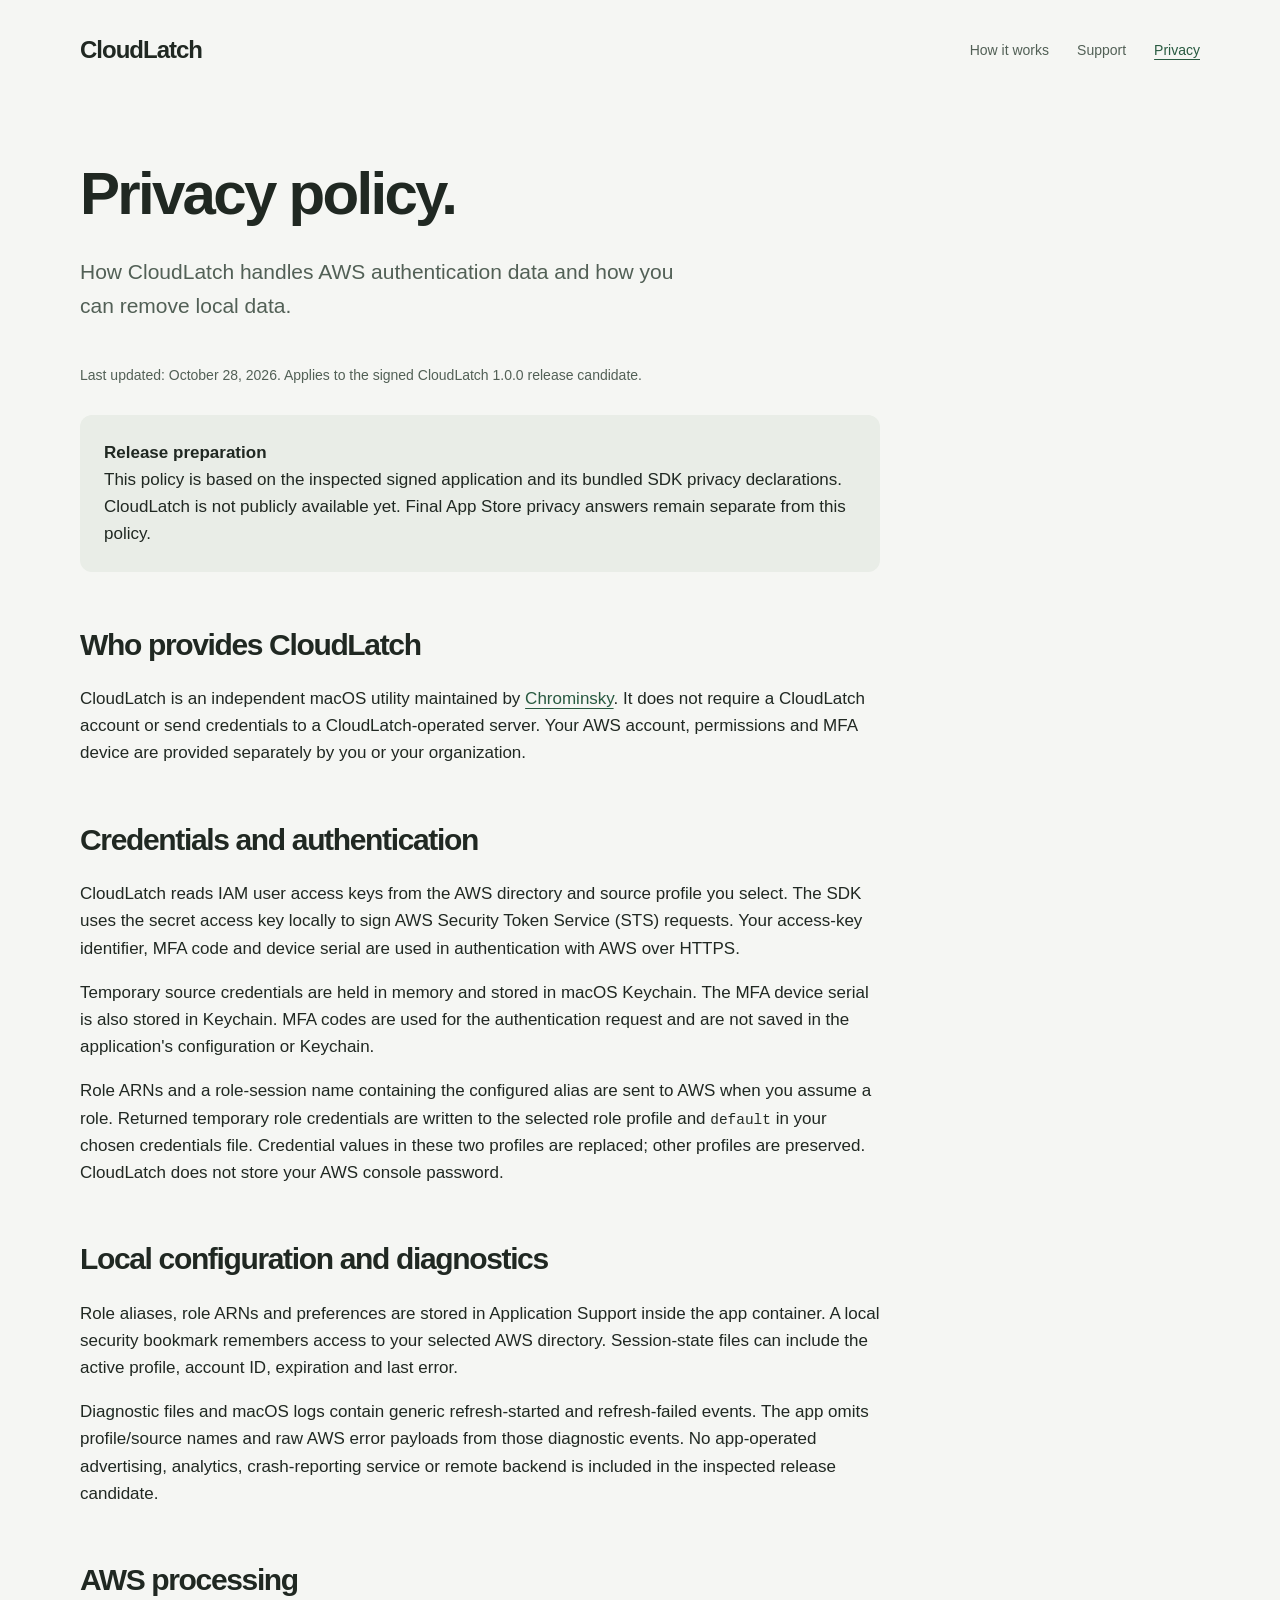
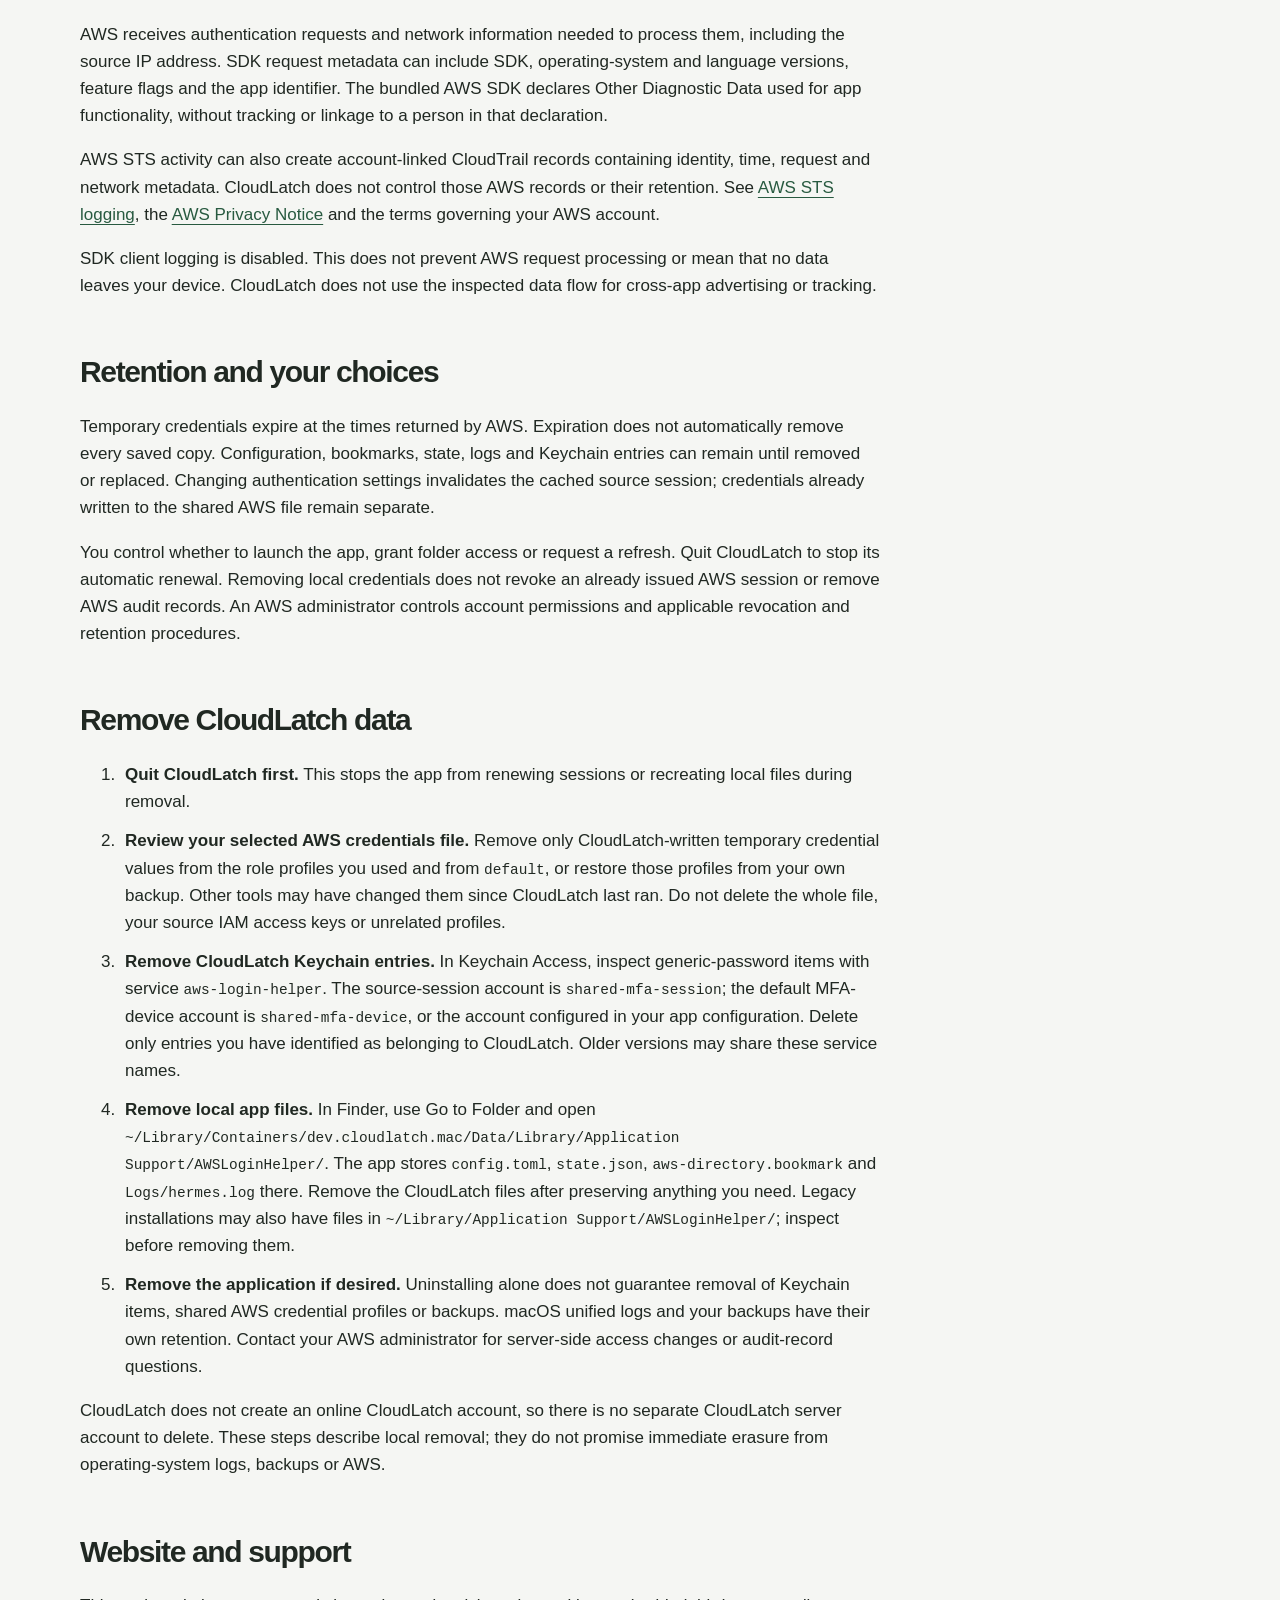
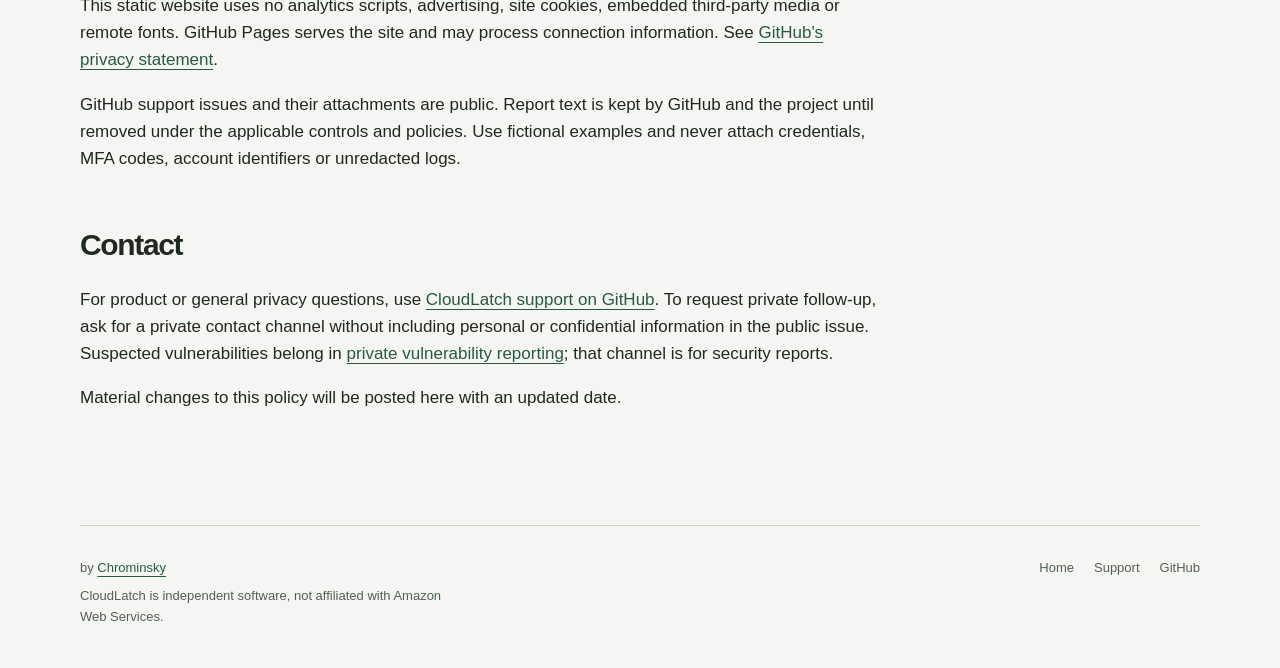
<file: _old/v1/privacy.html>
<!doctype html>
<html lang="en"><head><meta charset="utf-8"><meta name="robots" content="noindex"><meta name="viewport" content="width=device-width, initial-scale=1"><title>Privacy policy | CloudLatch</title><meta name="description" content="CloudLatch privacy policy: AWS authentication, local storage, retention and instructions for removing your data."><meta name="theme-color" content="#285a40"><link rel="stylesheet" href="styles.css"></head>
<body><a class="skip" href="#main">Skip to content</a><div class="wrap"><header><a class="brand" href="index.html" aria-label="CloudLatch home">CloudLatch</a><nav aria-label="Main navigation"><a href="index.html#workflow">How it works</a><a href="support.html">Support</a><a href="privacy.html" aria-current="page">Privacy</a></nav></header>
<main id="main" class="document"><h1>Privacy policy.</h1><p class="lead">How CloudLatch handles AWS authentication data and how you can remove local data.</p><p class="updated">Last updated: October 28, 2026. Applies to the signed CloudLatch 1.0.0 release candidate.</p><div class="callout"><strong>Release preparation</strong><p>This policy is based on the inspected signed application and its bundled SDK privacy declarations. CloudLatch is not publicly available yet. Final App Store privacy answers remain separate from this policy.</p></div>
<h2>Who provides CloudLatch</h2><p>CloudLatch is an independent macOS utility maintained by <a href="https://github.com/Chrominskyy">Chrominsky</a>. It does not require a CloudLatch account or send credentials to a CloudLatch-operated server. Your AWS account, permissions and MFA device are provided separately by you or your organization.</p>
<h2>Credentials and authentication</h2><p>CloudLatch reads IAM user access keys from the AWS directory and source profile you select. The SDK uses the secret access key locally to sign AWS Security Token Service (STS) requests. Your access-key identifier, MFA code and device serial are used in authentication with AWS over HTTPS.</p><p>Temporary source credentials are held in memory and stored in macOS Keychain. The MFA device serial is also stored in Keychain. MFA codes are used for the authentication request and are not saved in the application's configuration or Keychain.</p><p>Role ARNs and a role-session name containing the configured alias are sent to AWS when you assume a role. Returned temporary role credentials are written to the selected role profile and <code>default</code> in your chosen credentials file. Credential values in these two profiles are replaced; other profiles are preserved. CloudLatch does not store your AWS console password.</p>
<h2>Local configuration and diagnostics</h2><p>Role aliases, role ARNs and preferences are stored in Application Support inside the app container. A local security bookmark remembers access to your selected AWS directory. Session-state files can include the active profile, account ID, expiration and last error.</p><p>Diagnostic files and macOS logs contain generic refresh-started and refresh-failed events. The app omits profile/source names and raw AWS error payloads from those diagnostic events. No app-operated advertising, analytics, crash-reporting service or remote backend is included in the inspected release candidate.</p>
<h2>AWS processing</h2><p>AWS receives authentication requests and network information needed to process them, including the source IP address. SDK request metadata can include SDK, operating-system and language versions, feature flags and the app identifier. The bundled AWS SDK declares Other Diagnostic Data used for app functionality, without tracking or linkage to a person in that declaration.</p><p>AWS STS activity can also create account-linked CloudTrail records containing identity, time, request and network metadata. CloudLatch does not control those AWS records or their retention. See <a href="https://docs.aws.amazon.com/IAM/latest/UserGuide/cloudtrail-integration.html">AWS STS logging</a>, the <a href="https://aws.amazon.com/privacy/">AWS Privacy Notice</a> and the terms governing your AWS account.</p><p>SDK client logging is disabled. This does not prevent AWS request processing or mean that no data leaves your device. CloudLatch does not use the inspected data flow for cross-app advertising or tracking.</p>
<h2>Retention and your choices</h2><p>Temporary credentials expire at the times returned by AWS. Expiration does not automatically remove every saved copy. Configuration, bookmarks, state, logs and Keychain entries can remain until removed or replaced. Changing authentication settings invalidates the cached source session; credentials already written to the shared AWS file remain separate.</p><p>You control whether to launch the app, grant folder access or request a refresh. Quit CloudLatch to stop its automatic renewal. Removing local credentials does not revoke an already issued AWS session or remove AWS audit records. An AWS administrator controls account permissions and applicable revocation and retention procedures.</p>
<h2 id="remove-data">Remove CloudLatch data</h2><ol><li><strong>Quit CloudLatch first.</strong> This stops the app from renewing sessions or recreating local files during removal.</li><li><strong>Review your selected AWS credentials file.</strong> Remove only CloudLatch-written temporary credential values from the role profiles you used and from <code>default</code>, or restore those profiles from your own backup. Other tools may have changed them since CloudLatch last ran. Do not delete the whole file, your source IAM access keys or unrelated profiles.</li><li><strong>Remove CloudLatch Keychain entries.</strong> In Keychain Access, inspect generic-password items with service <code>aws-login-helper</code>. The source-session account is <code>shared-mfa-session</code>; the default MFA-device account is <code>shared-mfa-device</code>, or the account configured in your app configuration. Delete only entries you have identified as belonging to CloudLatch. Older versions may share these service names.</li><li><strong>Remove local app files.</strong> In Finder, use Go to Folder and open <code>~/Library/Containers/dev.cloudlatch.mac/Data/Library/Application Support/AWSLoginHelper/</code>. The app stores <code>config.toml</code>, <code>state.json</code>, <code>aws-directory.bookmark</code> and <code>Logs/hermes.log</code> there. Remove the CloudLatch files after preserving anything you need. Legacy installations may also have files in <code>~/Library/Application Support/AWSLoginHelper/</code>; inspect before removing them.</li><li><strong>Remove the application if desired.</strong> Uninstalling alone does not guarantee removal of Keychain items, shared AWS credential profiles or backups. macOS unified logs and your backups have their own retention. Contact your AWS administrator for server-side access changes or audit-record questions.</li></ol><p>CloudLatch does not create an online CloudLatch account, so there is no separate CloudLatch server account to delete. These steps describe local removal; they do not promise immediate erasure from operating-system logs, backups or AWS.</p>
<h2>Website and support</h2><p>This static website uses no analytics scripts, advertising, site cookies, embedded third-party media or remote fonts. GitHub Pages serves the site and may process connection information. See <a href="https://docs.github.com/en/site-policy/privacy-policies/github-general-privacy-statement">GitHub's privacy statement</a>.</p><p>GitHub support issues and their attachments are public. Report text is kept by GitHub and the project until removed under the applicable controls and policies. Use fictional examples and never attach credentials, MFA codes, account identifiers or unredacted logs.</p>
<h2>Contact</h2><p>For product or general privacy questions, use <a href="https://github.com/Chrominskyy/cloudlatch-site/issues/new/choose">CloudLatch support on GitHub</a>. To request private follow-up, ask for a private contact channel without including personal or confidential information in the public issue. Suspected vulnerabilities belong in <a href="https://github.com/Chrominskyy/cloudlatch-site/security/advisories/new">private vulnerability reporting</a>; that channel is for security reports.</p><p>Material changes to this policy will be posted here with an updated date.</p></main>
<footer><div><p>by <a href="https://github.com/Chrominskyy">Chrominsky</a></p><p>CloudLatch is independent software, not affiliated with Amazon Web Services.</p></div><nav aria-label="Footer navigation"><a href="index.html">Home</a><a href="support.html">Support</a><a href="https://github.com/Chrominskyy/cloudlatch-site">GitHub</a></nav></footer></div></body></html>
</file>
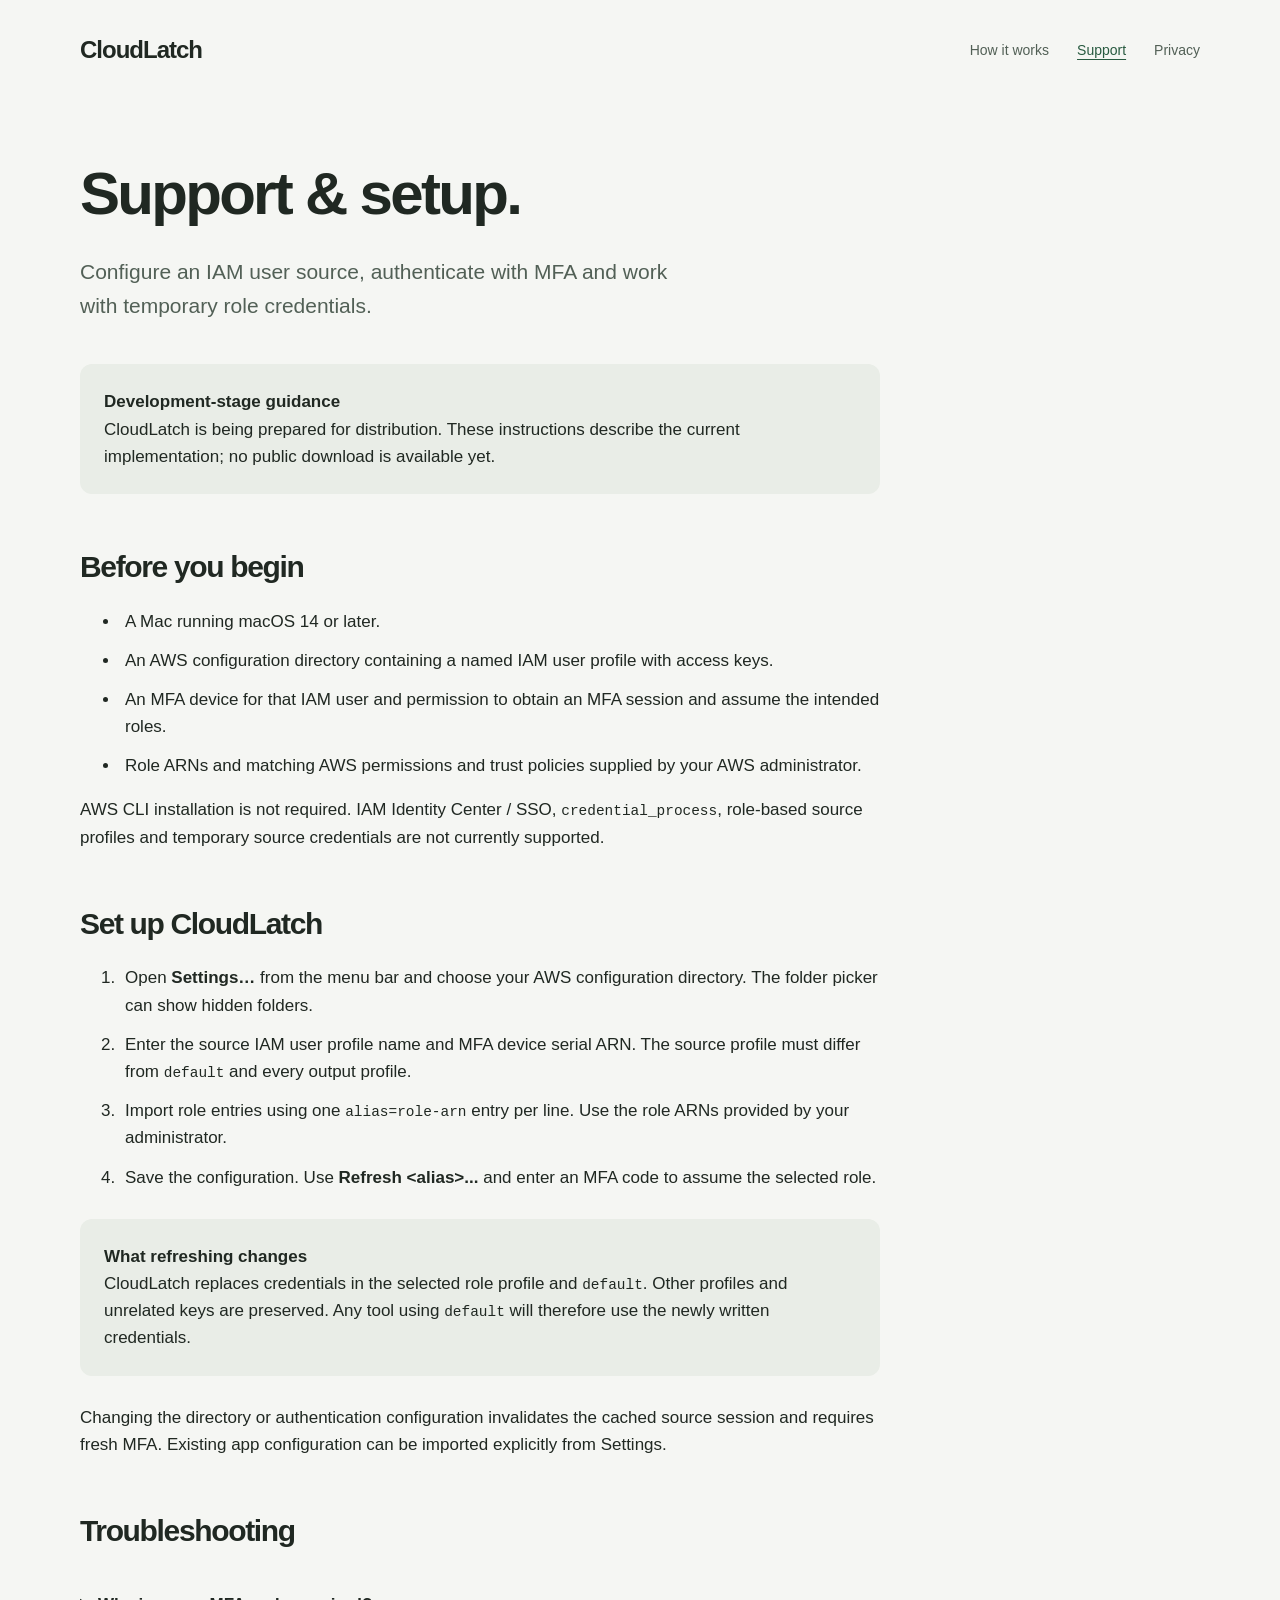
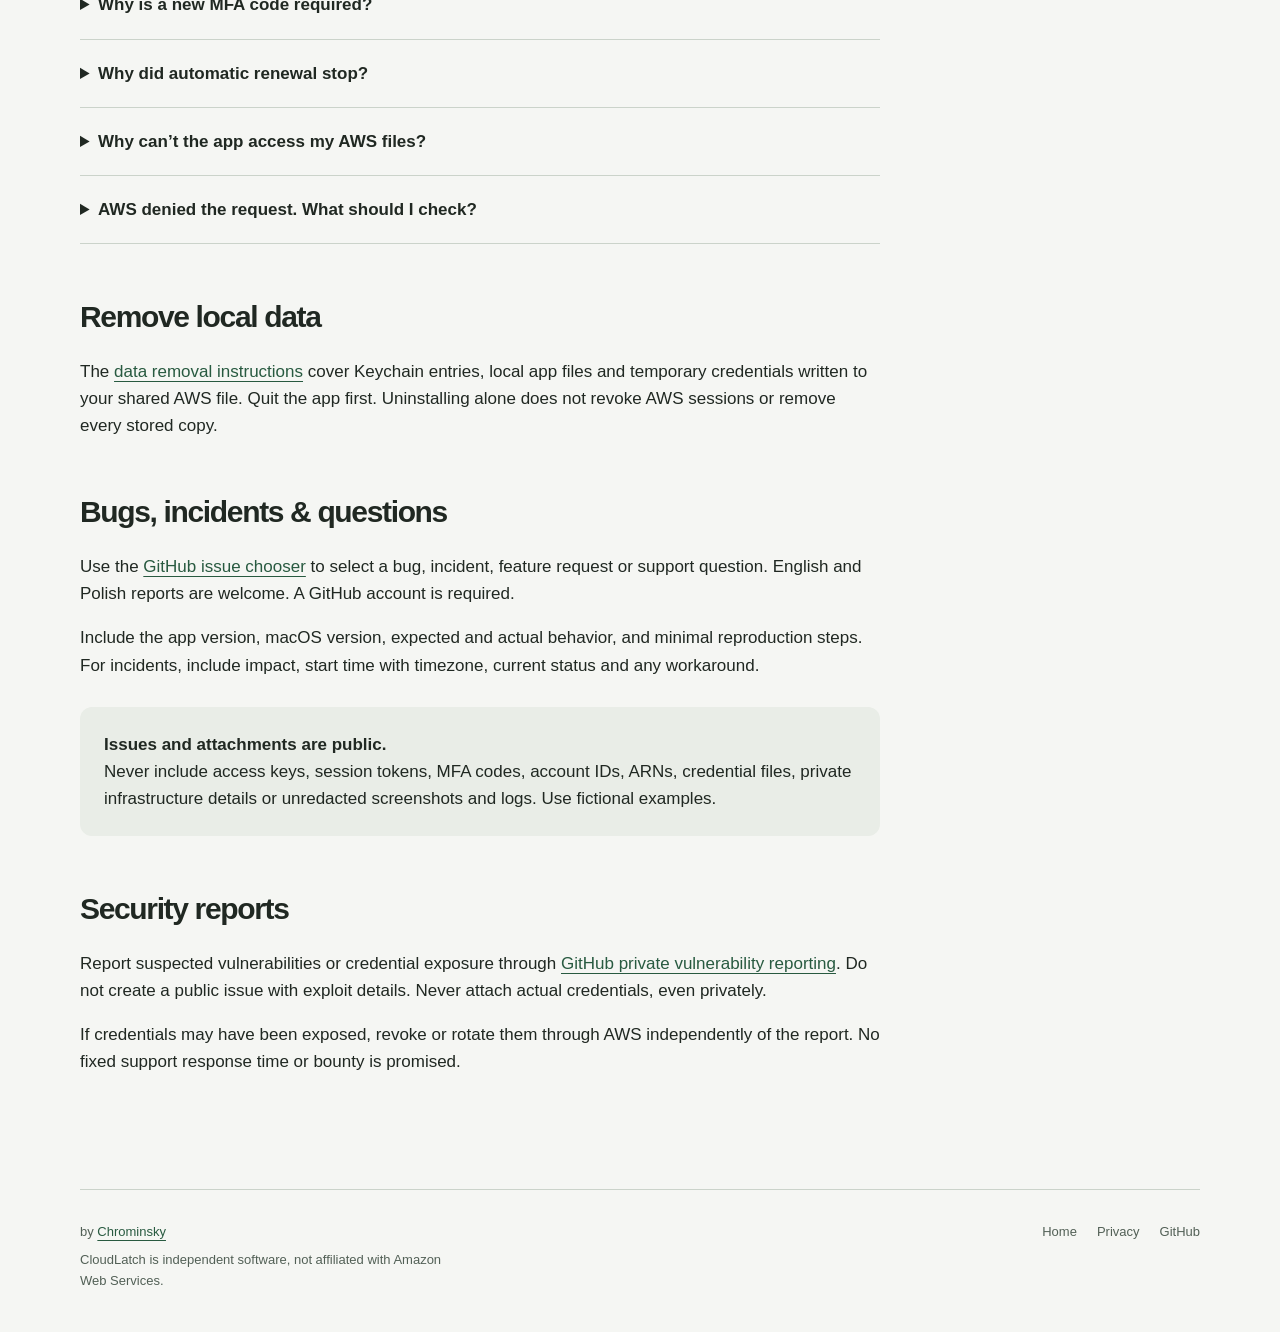
<file: _old/v1/support.html>
<!doctype html>
<html lang="en"><head><meta charset="utf-8"><meta name="robots" content="noindex"><meta name="viewport" content="width=device-width, initial-scale=1"><title>Support &amp; setup | CloudLatch</title><meta name="description" content="CloudLatch setup, supported AWS authentication, troubleshooting and channels for bugs, incidents and private security reports."><meta name="theme-color" content="#285a40"><link rel="stylesheet" href="styles.css"></head>
<body><a class="skip" href="#main">Skip to content</a><div class="wrap"><header><a class="brand" href="index.html" aria-label="CloudLatch home">CloudLatch</a><nav aria-label="Main navigation"><a href="index.html#workflow">How it works</a><a href="support.html" aria-current="page">Support</a><a href="privacy.html">Privacy</a></nav></header>
<main id="main" class="document"><h1>Support &amp; setup.</h1><p class="lead">Configure an IAM user source, authenticate with MFA and work with temporary role credentials.</p><div class="callout"><strong>Development-stage guidance</strong><p>CloudLatch is being prepared for distribution. These instructions describe the current implementation; no public download is available yet.</p></div>
<h2>Before you begin</h2><ul><li>A Mac running macOS 14 or later.</li><li>An AWS configuration directory containing a named IAM user profile with access keys.</li><li>An MFA device for that IAM user and permission to obtain an MFA session and assume the intended roles.</li><li>Role ARNs and matching AWS permissions and trust policies supplied by your AWS administrator.</li></ul><p>AWS CLI installation is not required. IAM Identity Center / SSO, <code>credential_process</code>, role-based source profiles and temporary source credentials are not currently supported.</p>
<h2 id="setup">Set up CloudLatch</h2><ol><li>Open <strong>Settings…</strong> from the menu bar and choose your AWS configuration directory. The folder picker can show hidden folders.</li><li>Enter the source IAM user profile name and MFA device serial ARN. The source profile must differ from <code>default</code> and every output profile.</li><li>Import role entries using one <code>alias=role-arn</code> entry per line. Use the role ARNs provided by your administrator.</li><li>Save the configuration. Use <strong>Refresh &lt;alias&gt;...</strong> and enter an MFA code to assume the selected role.</li></ol><div class="callout"><strong>What refreshing changes</strong><p>CloudLatch replaces credentials in the selected role profile and <code>default</code>. Other profiles and unrelated keys are preserved. Any tool using <code>default</code> will therefore use the newly written credentials.</p></div><p>Changing the directory or authentication configuration invalidates the cached source session and requires fresh MFA. Existing app configuration can be imported explicitly from Settings.</p>
<h2>Troubleshooting</h2><details><summary>Why is a new MFA code required?</summary><p>The source MFA session has expired or the authentication configuration changed. Enter a fresh code when prompted. CloudLatch requests a 12-hour source session; actual expiry is determined by AWS.</p></details><details><summary>Why did automatic renewal stop?</summary><p>Renewal depends on a valid source session, network access, directory access and AWS permissions. The app attempts renewal five minutes before role expiry. Check both source and role expiry, then refresh the selected role if needed.</p></details><details><summary>Why can’t the app access my AWS files?</summary><p>Choose the directory again in Settings to grant access. Check that the source profile exists and is supported. The app rejects ambiguous or invalid files and source/output profile collisions rather than overwriting them.</p></details><details><summary>AWS denied the request. What should I check?</summary><p>Ask your AWS administrator to check the source IAM user’s permissions, MFA device, role trust policy and requested role. Do not paste credentials or unredacted AWS errors into public reports.</p></details>
<h2>Remove local data</h2><p>The <a href="privacy.html#remove-data">data removal instructions</a> cover Keychain entries, local app files and temporary credentials written to your shared AWS file. Quit the app first. Uninstalling alone does not revoke AWS sessions or remove every stored copy.</p>
<h2 id="reports">Bugs, incidents &amp; questions</h2><p>Use the <a href="https://github.com/Chrominskyy/cloudlatch-site/issues/new/choose">GitHub issue chooser</a> to select a bug, incident, feature request or support question. English and Polish reports are welcome. A GitHub account is required.</p><p>Include the app version, macOS version, expected and actual behavior, and minimal reproduction steps. For incidents, include impact, start time with timezone, current status and any workaround.</p><div class="callout"><strong>Issues and attachments are public.</strong><p>Never include access keys, session tokens, MFA codes, account IDs, ARNs, credential files, private infrastructure details or unredacted screenshots and logs. Use fictional examples.</p></div>
<h2>Security reports</h2><p>Report suspected vulnerabilities or credential exposure through <a href="https://github.com/Chrominskyy/cloudlatch-site/security/advisories/new">GitHub private vulnerability reporting</a>. Do not create a public issue with exploit details. Never attach actual credentials, even privately.</p><p>If credentials may have been exposed, revoke or rotate them through AWS independently of the report. No fixed support response time or bounty is promised.</p></main>
<footer><div><p>by <a href="https://github.com/Chrominskyy">Chrominsky</a></p><p>CloudLatch is independent software, not affiliated with Amazon Web Services.</p></div><nav aria-label="Footer navigation"><a href="index.html">Home</a><a href="privacy.html">Privacy</a><a href="https://github.com/Chrominskyy/cloudlatch-site">GitHub</a></nav></footer></div></body></html>
</file>
<file: assets/fonts/fonts.css>
/* Instrument Sans and Martian Mono, SIL Open Font License 1.1. Latin and Latin Extended subsets, self-hosted. */
/* latin-ext */
@font-face {
  font-family: 'Instrument Sans';
  font-style: normal;
  font-weight: 400 700;
  font-stretch: 75% 100%;
  font-display: swap;
  src: url("instrument-sans-latin-ext.woff2") format('woff2');
  unicode-range: U+0100-02BA, U+02BD-02C5, U+02C7-02CC, U+02CE-02D7, U+02DD-02FF, U+0304, U+0308, U+0329, U+1D00-1DBF, U+1E00-1E9F, U+1EF2-1EFF, U+2020, U+20A0-20AB, U+20AD-20C4, U+2113, U+2C60-2C7F, U+A720-A7FF;
}
/* latin */
@font-face {
  font-family: 'Instrument Sans';
  font-style: normal;
  font-weight: 400 700;
  font-stretch: 75% 100%;
  font-display: swap;
  src: url("instrument-sans-latin.woff2") format('woff2');
  unicode-range: U+0000-00FF, U+0131, U+0152-0153, U+02BB-02BC, U+02C6, U+02DA, U+02DC, U+0304, U+0308, U+0329, U+2000-206F, U+20AC, U+2122, U+2191, U+2193, U+2212, U+2215, U+FEFF, U+FFFD;
}
/* latin-ext */
@font-face {
  font-family: 'Martian Mono';
  font-style: normal;
  font-weight: 300 700;
  font-stretch: 75% 112.5%;
  font-display: swap;
  src: url("martian-mono-latin-ext.woff2") format('woff2');
  unicode-range: U+0100-02BA, U+02BD-02C5, U+02C7-02CC, U+02CE-02D7, U+02DD-02FF, U+0304, U+0308, U+0329, U+1D00-1DBF, U+1E00-1E9F, U+1EF2-1EFF, U+2020, U+20A0-20AB, U+20AD-20C4, U+2113, U+2C60-2C7F, U+A720-A7FF;
}
/* latin */
@font-face {
  font-family: 'Martian Mono';
  font-style: normal;
  font-weight: 300 700;
  font-stretch: 75% 112.5%;
  font-display: swap;
  src: url("martian-mono-latin.woff2") format('woff2');
  unicode-range: U+0000-00FF, U+0131, U+0152-0153, U+02BB-02BC, U+02C6, U+02DA, U+02DC, U+0304, U+0308, U+0329, U+2000-206F, U+20AC, U+2122, U+2191, U+2193, U+2212, U+2215, U+FEFF, U+FFFD;
}
</file>
<file: assets/site.css>
/* CloudLatch website. One stylesheet for all pages. No build step, no JavaScript. */

/* ---------- tokens ---------- */
:root {
  color-scheme: light;
  --bg: #eef1f5;
  --bg-2: #e2e7ee;
  --surface: #f9fbfd;
  --surface-2: #f1f4f8;
  --line: rgba(13, 27, 46, .10);
  --line-strong: rgba(13, 27, 46, .22);
  --ink: #0d1b2e;
  --ink-2: #39475b;
  --ink-3: #536175;
  --accent: #0066b5;
  --accent-2: #004f8c;
  --sky: #2fc3ff;
  --sky-soft: rgba(47, 195, 255, .16);
  --ok: #18794e;
  --warn: #a35a00;
  --on-accent: #ffffff;
  --menubar: rgba(246, 248, 251, .82);
  --panel: rgba(250, 251, 253, .94);
  --shadow: 0 30px 60px -30px rgba(13, 27, 46, .35), 0 0 0 1px rgba(13, 27, 46, .06);
  --brush: rgba(255, 255, 255, .3);
  --sans: "Instrument Sans", ui-sans-serif, -apple-system, "Helvetica Neue", sans-serif;
  --mono: "Martian Mono", ui-monospace, "SF Mono", Menlo, monospace;
  --gutter: clamp(16px, 4vw, 48px);
  --max: 1180px;
}
@media (prefers-color-scheme: dark) {
  :root {
    color-scheme: dark;
    --bg: #0a111d;
    --bg-2: #0f1828;
    --surface: #131e30;
    --surface-2: #192640;
    --line: rgba(190, 215, 245, .10);
    --line-strong: rgba(190, 215, 245, .22);
    --ink: #e8eef7;
    --ink-2: #b2bfd0;
    --ink-3: #93a2b6;
    --accent: #5cc8ff;
    --accent-2: #8ad8ff;
    --sky-soft: rgba(47, 195, 255, .12);
    --ok: #4fd18e;
    --warn: #ffb44d;
    --on-accent: #04121e;
    --menubar: rgba(22, 30, 46, .85);
    --panel: rgba(28, 38, 58, .96);
    --shadow: 0 30px 60px -30px rgba(0, 0, 0, .7), 0 0 0 1px rgba(190, 215, 245, .08);
    --brush: rgba(255, 255, 255, .012);
  }
}

/* ---------- base ---------- */
*, *::before, *::after { box-sizing: border-box; }
html { -webkit-text-size-adjust: 100%; scroll-behavior: smooth; scroll-padding-top: 84px; }
body {
  margin: 0;
  background-color: var(--bg);
  background-image:
    radial-gradient(1100px 520px at 70% -12%, var(--sky-soft), transparent 64%),
    repeating-linear-gradient(to bottom, transparent 0 2px, var(--brush) 2px 3px);
  color: var(--ink);
  font-family: var(--sans);
  font-size: 17.5px;
  line-height: 1.6;
  overflow-x: hidden;
}
img { max-width: 100%; height: auto; display: block; }
a { color: var(--accent); text-underline-offset: .2em; text-decoration-thickness: 1px; }
a:hover { color: var(--accent-2); }
code { font-family: var(--mono); font-size: .78em; padding: .12em .4em; border-radius: 6px; background: var(--surface-2); border: 1px solid var(--line); color: var(--ink); overflow-wrap: anywhere; }
:focus-visible { outline: 2px solid var(--accent); outline-offset: 3px; border-radius: 6px; }
::selection { background: var(--accent); color: var(--on-accent); }
.skip { position: absolute; left: -999px; top: 8px; z-index: 100; background: var(--accent); color: var(--on-accent); padding: 8px 14px; border-radius: 8px; }
.skip:focus { left: 8px; }
.wrap { width: 100%; max-width: var(--max); margin: 0 auto; padding: 0 var(--gutter); }
.visually-hidden { position: absolute; width: 1px; height: 1px; overflow: hidden; clip: rect(0 0 0 0); white-space: nowrap; }
h1, h2, h3 { margin: 0; font-family: var(--sans); letter-spacing: -.02em; line-height: 1.05; }

/* ---------- header ---------- */
.site-header { position: sticky; top: 0; z-index: 50; background: color-mix(in srgb, var(--bg) 80%, transparent); backdrop-filter: blur(14px) saturate(1.4); -webkit-backdrop-filter: blur(14px) saturate(1.4); border-bottom: 1px solid var(--line); }
.header-inner { display: flex; align-items: center; justify-content: space-between; gap: 16px; height: 64px; }
.brand { display: inline-flex; align-items: center; gap: 10px; color: var(--ink); text-decoration: none; font-weight: 700; font-size: 19px; letter-spacing: -.01em; }
.brand img { width: 30px; height: 30px; border-radius: 7px; }
.brand:hover { color: var(--ink); }
.brand span { white-space: nowrap; }
.site-nav { display: flex; align-items: center; gap: clamp(12px, 2.4vw, 28px); font-size: 15px; font-weight: 500; }
.site-nav a { color: var(--ink-2); text-decoration: none; }
.site-nav a:hover, .site-nav a[aria-current="page"] { color: var(--ink); }
.site-nav a[aria-current="page"] { text-decoration: underline; text-decoration-color: var(--sky); text-decoration-thickness: 2px; text-underline-offset: 7px; }
@media (max-width: 640px) { .site-nav .wide { display: none; } }

/* ---------- buttons ---------- */
.button { display: inline-flex; align-items: center; gap: 10px; padding: 12px 20px; border-radius: 12px; font-weight: 600; font-size: 15.5px; text-decoration: none; border: 1px solid var(--line-strong); color: var(--ink); background: var(--surface); box-shadow: 0 1px 0 rgba(255,255,255,.5) inset; transition: transform .2s ease, border-color .2s ease; }
.button:hover { transform: translateY(-1px); border-color: var(--accent); color: var(--ink); }
.button.primary { background: var(--accent); border-color: var(--accent); color: var(--on-accent); }
.button.primary:hover { background: var(--accent-2); border-color: var(--accent-2); color: var(--on-accent); }
.cta-row { display: flex; flex-wrap: wrap; gap: 12px; align-items: center; }
.pill { display: inline-flex; align-items: center; gap: 8px; font-family: var(--mono); font-size: 11.5px; padding: 6px 12px; border-radius: 999px; border: 1px solid var(--line-strong); color: var(--ink-2); background: var(--surface); }
.pill::before { content: ""; width: 7px; height: 7px; border-radius: 50%; background: var(--warn); }

/* ---------- hero ---------- */
.hero { padding: clamp(48px, 8vw, 96px) 0 clamp(48px, 7vw, 88px); }
.hero-grid { display: grid; grid-template-columns: minmax(0, 1fr) minmax(0, 1fr); gap: clamp(32px, 5vw, 64px); align-items: start; }
@media (max-width: 960px) { .hero-grid { grid-template-columns: 1fr; } }
.eyebrow { font-family: var(--mono); font-size: 12px; letter-spacing: .08em; text-transform: uppercase; color: var(--accent); margin: 0 0 20px; }
.hero h1 { font-size: clamp(48px, 7vw, 92px); font-weight: 700; font-stretch: 82%; letter-spacing: -.035em; line-height: .94; margin-bottom: 24px; }
.hero h1 span { color: var(--accent); }
.lede { font-size: clamp(18px, 1.7vw, 21px); color: var(--ink-2); margin: 0 0 28px; max-width: 30em; }
.hero .pill { margin-top: 24px; }

/* the menu bar stage */
.stage { margin: 0; position: relative; border-radius: 22px; overflow: hidden; border: 1px solid var(--line-strong); box-shadow: var(--shadow); background:
    radial-gradient(500px 300px at 80% 10%, rgba(47,195,255,.35), transparent 70%),
    radial-gradient(500px 340px at 10% 100%, rgba(0,102,181,.35), transparent 70%),
    linear-gradient(160deg, #1b3a63, #0d1b2e 70%); min-height: 520px; }
.menubar { display: flex; align-items: center; justify-content: flex-end; gap: 16px; height: 30px; padding: 0 14px; background: var(--menubar); backdrop-filter: blur(20px); -webkit-backdrop-filter: blur(20px); font-size: 13px; color: var(--ink); border-bottom: 1px solid var(--line); }
.menubar .left { margin-right: auto; display: flex; gap: 16px; font-weight: 600; }
.menubar .left span + span { font-weight: 400; color: var(--ink-2); }
.status-item { display: inline-flex; align-items: center; gap: 6px; padding: 2px 8px; border-radius: 6px; background: rgba(0, 102, 181, .14); font-weight: 600; }
.status-item svg { width: 14px; height: 14px; }
.menubar .clock { color: var(--ink-2); font-variant-numeric: tabular-nums; }
.popover { position: absolute; top: 40px; right: clamp(12px, 6%, 64px); width: min(340px, calc(100% - 24px)); background: var(--panel); color: var(--ink); border-radius: 14px; box-shadow: 0 24px 50px -20px rgba(0,0,0,.6), 0 0 0 1px var(--line-strong); padding: 14px 16px 12px; font-size: 13.5px; line-height: 1.45; }
.popover::before { content: ""; position: absolute; top: -7px; right: 48px; width: 14px; height: 14px; background: var(--panel); transform: rotate(45deg); box-shadow: -1px -1px 0 var(--line-strong); }
.popover .row { margin: 0 0 7px; }
.popover .sec { color: var(--ink-3); }
.popover .ok { color: var(--ok); }
.popover h3, .popover .ph { font-size: 15px; font-weight: 700; letter-spacing: 0; margin: 4px 0 8px; }
.popover .menu-btn { display: flex; justify-content: space-between; align-items: center; padding: 5px 9px; margin: 0 -4px 6px; border-radius: 7px; border: 1px solid var(--line-strong); background: var(--surface); font-weight: 500; }
.popover .menu-btn::after { content: "⌄"; color: var(--ink-3); }
.popover .menu-btn.plain::after { content: ""; }
.popover .menu-btn.focus { border-color: var(--accent); box-shadow: 0 0 0 3px rgba(0, 102, 181, .18); }
.popover hr { border: 0; border-top: 1px solid var(--line-strong); margin: 8px 0; }
.mfa { margin: 8px -4px; padding: 10px; border-radius: 10px; background: var(--surface-2); }
.mfa b { display: block; font-size: 13px; margin-bottom: 6px; }
.mfa .field { font-family: var(--mono); font-size: 12px; letter-spacing: .3em; padding: 6px 8px; border-radius: 6px; border: 1px solid var(--accent); background: var(--surface); }
.mfa .acts { display: flex; justify-content: space-between; margin-top: 8px; font-weight: 500; }
.mfa .acts span:last-child { background: var(--accent); color: var(--on-accent); padding: 2px 10px; border-radius: 6px; }
.stage-caption { position: absolute; left: 16px; bottom: 14px; right: 16px; font-family: var(--mono); font-size: 10.5px; color: rgba(255,255,255,.75); }
@media (max-width: 520px) { .stage { min-height: 560px; } .menubar .left span + span, .menubar .clock { display: none; } .popover { right: 12px; } }

/* ---------- sections ---------- */
.section { padding: clamp(64px, 9vw, 112px) 0; border-top: 1px solid var(--line); }
.section-head { display: grid; grid-template-columns: minmax(0, 1fr) minmax(0, .9fr); gap: 18px 56px; align-items: end; margin-bottom: clamp(32px, 5vw, 52px); }
@media (max-width: 860px) { .section-head { grid-template-columns: 1fr; } }
.section-head h2, .doc-head h1 { font-size: clamp(36px, 5.2vw, 64px); font-weight: 700; font-stretch: 84%; letter-spacing: -.03em; line-height: 1; }
.section-head h2 span, .doc-head h1 span { color: var(--accent); }
.section-head p { margin: 0; font-size: 19px; color: var(--ink-2); }
.kicker { display: block; font-family: var(--mono); font-size: 11.5px; letter-spacing: .1em; text-transform: uppercase; color: var(--ink-3); margin-bottom: 14px; }

/* two clocks timeline */
.clocks { border-radius: 20px; background: var(--surface); box-shadow: var(--shadow); padding: clamp(20px, 3vw, 32px); }
.track { display: grid; grid-template-columns: 170px minmax(0, 1fr); gap: 10px 20px; align-items: center; margin-bottom: 22px; }
@media (max-width: 640px) { .track { grid-template-columns: 1fr; } }
.track .name { font-weight: 600; font-size: 15px; }
.track .name small { display: block; font-weight: 400; color: var(--ink-3); font-family: var(--mono); font-size: 10.5px; margin-top: 2px; }
.bar { position: relative; height: 34px; border-radius: 9px; background: var(--surface-2); border: 1px solid var(--line); overflow: hidden; }
.bar .fill { position: absolute; inset: 0 auto 0 0; border-radius: 8px; display: flex; align-items: center; padding: 0 12px; font-family: var(--mono); font-size: 11px; color: #fff; white-space: nowrap; }
.bar.source .fill { width: 100%; background: linear-gradient(90deg, #0d3a66, #0066b5); }
.roles { display: flex; gap: 4px; height: 100%; }
.roles .fill { position: relative; flex: 1; inset: auto; background: linear-gradient(90deg, #1287d6, #2fc3ff); padding: 0 8px; }
.roles .fill::after { content: ""; position: absolute; right: 0; top: 0; bottom: 0; width: 14%; background: repeating-linear-gradient(45deg, rgba(255,255,255,.45) 0 4px, transparent 4px 8px); }
.legend { display: flex; flex-wrap: wrap; gap: 10px 26px; font-size: 14.5px; color: var(--ink-2); margin-top: 6px; }
.legend span { display: inline-flex; align-items: center; gap: 8px; }
.legend i { width: 18px; height: 10px; border-radius: 3px; display: inline-block; }
.legend .l1 { background: #0066b5; }
.legend .l2 { background: #2fc3ff; }
.legend .l3 { background: repeating-linear-gradient(45deg, #2fc3ff 0 3px, #b8ecff 3px 6px); }
.clock-notes { display: grid; grid-template-columns: repeat(3, minmax(0, 1fr)); gap: 16px; margin-top: 26px; }
@media (max-width: 860px) { .clock-notes { grid-template-columns: 1fr; } }
.note { padding: 16px 18px; border-radius: 14px; background: var(--surface-2); border: 1px solid var(--line); }
.note h3 { font-size: 17px; margin-bottom: 6px; letter-spacing: -.01em; }
.note p { margin: 0; color: var(--ink-2); font-size: 15.5px; }

/* steps */
.steps { display: grid; grid-template-columns: repeat(3, minmax(0, 1fr)); gap: 18px; counter-reset: step; list-style: none; padding: 0; margin: 0; }
@media (max-width: 860px) { .steps { grid-template-columns: 1fr; } }
.steps li { counter-increment: step; padding: 24px 22px; border-radius: 18px; background: var(--surface); border: 1px solid var(--line); position: relative; }
.steps li::before { content: counter(step, decimal-leading-zero); display: block; font-family: var(--mono); font-size: 13px; color: var(--accent); margin-bottom: 18px; }
.steps h3 { font-size: 21px; margin-bottom: 8px; }
.steps p { margin: 0; color: var(--ink-2); font-size: 16px; }

/* credentials file */
.file-grid { display: grid; grid-template-columns: minmax(0, 1.1fr) minmax(0, .9fr); gap: clamp(24px, 4vw, 48px); align-items: center; }
@media (max-width: 900px) { .file-grid { grid-template-columns: 1fr; } }
.file { border-radius: 16px; overflow: hidden; background: #0d1b2e; color: #d8e4f2; box-shadow: var(--shadow); }
.file-bar { display: flex; justify-content: space-between; gap: 10px; padding: 10px 14px; font-family: var(--mono); font-size: 11px; color: #8fa4bf; border-bottom: 1px solid rgba(255,255,255,.08); }
.file pre { margin: 0; padding: 14px 0; font-family: var(--mono); font-size: 12px; line-height: 1.85; overflow-x: auto; }
.file pre span { display: block; padding: 0 16px; }
.file .sec { color: #8ad8ff; font-weight: 600; }
.file .key { color: #9fb3cc; }
.file .w { background: rgba(47, 195, 255, .12); box-shadow: inset 3px 0 0 #2fc3ff; }
.file .k { opacity: .55; }
.file .tag { float: right; font-size: 10px; letter-spacing: .06em; text-transform: uppercase; color: #2fc3ff; }
.file .tag.keep { color: #8fa4bf; }
.points { list-style: none; margin: 0; padding: 0; display: grid; gap: 14px; }
.points li { padding-left: 30px; position: relative; color: var(--ink-2); }
.points li::before { content: ""; position: absolute; left: 0; top: .55em; width: 14px; height: 14px; border-radius: 4px; background: var(--sky); }
.points li.keep::before { background: transparent; box-shadow: inset 0 0 0 2px var(--ink-3); }
.points strong { color: var(--ink); }

/* features */
.features { display: grid; grid-template-columns: repeat(2, minmax(0, 1fr)); gap: 18px; }
@media (max-width: 760px) { .features { grid-template-columns: 1fr; } }
.feature { padding: 26px 24px; border-radius: 18px; background: var(--surface); border: 1px solid var(--line); }
.feature .tag { display: inline-block; font-family: var(--mono); font-size: 10.5px; padding: 3px 8px; border-radius: 6px; background: var(--sky-soft); color: var(--accent); margin-bottom: 14px; }
.feature h3 { font-size: 24px; margin-bottom: 10px; }
.feature p { margin: 0 0 10px; color: var(--ink-2); font-size: 16px; }
.feature p:last-child { margin-bottom: 0; }

/* boundaries */
.bounds { display: grid; grid-template-columns: repeat(3, minmax(0, 1fr)); gap: 18px; }
@media (max-width: 860px) { .bounds { grid-template-columns: 1fr; } }
.bound { padding: 22px; border-radius: 16px; border: 1px solid var(--line-strong); }
.bound h3 { font-size: 18px; margin-bottom: 8px; }
.bound p { margin: 0; color: var(--ink-2); font-size: 15.5px; }
.scope { margin-top: 18px; padding: 16px 20px; border-radius: 14px; background: var(--surface-2); border-left: 3px solid var(--warn); color: var(--ink-2); font-size: 15.5px; }

/* release */
.release { display: grid; grid-template-columns: minmax(0, 1.2fr) minmax(0, .8fr); gap: clamp(24px, 4vw, 56px); padding: clamp(28px, 4vw, 48px); border-radius: 24px; background: var(--surface); box-shadow: var(--shadow); }
@media (max-width: 860px) { .release { grid-template-columns: 1fr; } }
.release h2 { font-size: clamp(32px, 4.4vw, 52px); font-weight: 700; font-stretch: 84%; letter-spacing: -.03em; margin-bottom: 14px; }
.release p { margin: 0 0 14px; color: var(--ink-2); }
.req { list-style: none; margin: 0; padding: 0; border-top: 1px solid var(--line-strong); font-size: 15px; }
.req li { display: flex; justify-content: space-between; gap: 16px; padding: 12px 0; border-bottom: 1px solid var(--line-strong); color: var(--ink-3); }
.req b { color: var(--ink); font-weight: 600; text-align: right; }

/* ---------- document pages ---------- */
.doc-head { padding: clamp(48px, 8vw, 96px) 0 clamp(28px, 4vw, 44px); border-bottom: 1px solid var(--line); }
.doc-head p { margin: 18px 0 0; color: var(--ink-2); font-size: 20px; max-width: 36em; }
.doc-head .meta { font-family: var(--mono); font-size: 11.5px; color: var(--ink-3); margin-top: 14px; }
.layout { display: grid; grid-template-columns: 240px minmax(0, 1fr); gap: clamp(28px, 6vw, 72px); padding-top: clamp(32px, 5vw, 52px); padding-bottom: clamp(64px, 9vw, 112px); }
@media (max-width: 900px) { .layout { grid-template-columns: minmax(0, 1fr); } }
.toc { position: sticky; top: 88px; align-self: start; font-size: 14.5px; }
@media (max-width: 900px) { .toc { position: static; } }
.toc summary { cursor: pointer; padding: 12px 16px; border-radius: 12px; border: 1px solid var(--line-strong); background: var(--surface); font-weight: 600; list-style: none; }
.toc summary::-webkit-details-marker { display: none; }
.toc summary::after { content: " ▾"; color: var(--ink-3); }
.toc[open] summary::after { content: " ▴"; }
@media (min-width: 901px) { .toc summary { display: none; } }
.toc ol { list-style: none; margin: 10px 0 0; padding: 0; display: grid; gap: 2px; border-left: 1px solid var(--line-strong); }
@media (min-width: 901px) { .toc ol { margin-top: 0; } }
.toc a { display: block; padding: 6px 12px; margin-left: -1px; border-left: 2px solid transparent; color: var(--ink-2); text-decoration: none; }
.toc a:hover { color: var(--ink); border-left-color: var(--sky); }
.prose { max-width: 70ch; min-width: 0; }
.prose section { padding-bottom: 34px; margin-bottom: 34px; border-bottom: 1px solid var(--line); }
.prose section:last-child { border-bottom: 0; }
.prose h2 { font-size: clamp(26px, 3vw, 34px); font-weight: 700; font-stretch: 88%; letter-spacing: -.02em; margin-bottom: 16px; }
.prose h3 { font-size: 19px; margin: 24px 0 8px; letter-spacing: -.01em; }
.prose p, .prose li { color: var(--ink-2); }
.prose p { margin: 0 0 14px; }
.prose ol, .prose ul { margin: 0 0 16px; padding-left: 1.3em; }
.prose li { margin-bottom: 8px; }
.prose li::marker { color: var(--accent); font-weight: 600; }
.prose strong { color: var(--ink); }
.ui { font-weight: 600; color: var(--ink); background: var(--surface); border: 1px solid var(--line-strong); border-radius: 6px; padding: .05em .4em; font-size: .92em; }
.callout { border: 1px solid var(--line-strong); border-left: 3px solid var(--accent); border-radius: 12px; padding: 14px 18px; background: var(--surface); color: var(--ink-2); margin: 16px 0; }
.callout.warn { border-left-color: var(--warn); }
.faq { display: grid; gap: 10px; }
.faq details { border: 1px solid var(--line-strong); border-radius: 12px; background: var(--surface); }
.faq summary { cursor: pointer; padding: 14px 18px; font-weight: 600; color: var(--ink); list-style: none; display: flex; justify-content: space-between; gap: 12px; }
.faq summary::-webkit-details-marker { display: none; }
.faq summary::after { content: "+"; color: var(--accent); font-family: var(--mono); }
.faq details[open] summary::after { content: "−"; }
.faq details p { padding: 0 18px 14px; margin: 0; }

/* ---------- footer ---------- */
.site-footer { border-top: 1px solid var(--line); padding: 36px 0 44px; font-size: 15px; color: var(--ink-3); }
.footer-inner { display: grid; grid-template-columns: minmax(0, 1fr) auto; gap: 20px 40px; align-items: start; }
@media (max-width: 700px) { .footer-inner { grid-template-columns: 1fr; } }
.footer-inner p { margin: 8px 0 0; max-width: 46em; }
.footer-links { display: flex; flex-wrap: wrap; gap: 8px 22px; font-weight: 500; }
.footer-links a { color: var(--ink-2); text-decoration: none; }
.footer-links a:hover { color: var(--ink); }

/* ---------- motion ---------- */
@media (prefers-reduced-motion: no-preference) {
  .rise { opacity: 0; transform: translateY(14px); animation: rise .8s cubic-bezier(.2,.8,.2,1) forwards; animation-delay: calc(var(--d, 0) * 100ms + 60ms); }
  .popover { opacity: 0; transform: translateY(-8px) scale(.98); transform-origin: top right; animation: pop .5s cubic-bezier(.2,.8,.2,1) .6s forwards; }
  .bar .fill, .roles { transform-origin: left; animation: grow 1.4s cubic-bezier(.2,.8,.2,1) .3s both; }
  @keyframes rise { to { opacity: 1; transform: none; } }
  @keyframes pop { to { opacity: 1; transform: none; } }
  @keyframes grow { from { transform: scaleX(0); } to { transform: scaleX(1); } }
}
@media (prefers-reduced-motion: reduce) {
  html { scroll-behavior: auto; }
  *, *::before, *::after { animation: none !important; transition: none !important; }
}
@media (max-width: 380px) { .site-header .brand span { position: absolute; width: 1px; height: 1px; overflow: hidden; clip: rect(0 0 0 0); } .site-nav { gap: 12px; font-size: 14px; } }
</file>
<file: _old/css/main.css>
/* CloudLatch site stylesheet. One file, no fonts, no third-party requests. */
@layer tokens, base, layout, components, pages;

/* ---------- tokens ---------- */
@layer tokens {
  :root {
    color-scheme: light dark;

    /* Light scheme: cool neutrals, forest-green accent (about #285a40) */
    --bg: oklch(0.975 0.004 160);
    --surface: oklch(0.945 0.008 160);
    --text: oklch(0.24 0.012 160);
    --muted: oklch(0.46 0.018 160);
    --line: oklch(0.86 0.01 160);
    --accent: oklch(0.43 0.075 156);
    --on-accent: oklch(0.98 0.006 150);

    /* Spacing scale */
    --space-1: 0.25rem;
    --space-2: 0.5rem;
    --space-3: 0.75rem;
    --space-4: 1rem;
    --space-5: 1.5rem;
    --space-6: 2.5rem;
    --space-7: 4rem;
    --space-8: 6rem;

    /* Shape */
    --radius: 10px;
    --radius-lg: 16px;
    --measure: 68ch;
    --page: 72rem;

    /* Fluid type */
    --step--1: clamp(0.84rem, 0.82rem + 0.1vw, 0.9rem);
    --step-0: clamp(1rem, 0.97rem + 0.15vw, 1.0625rem);
    --step-1: clamp(1.15rem, 1.08rem + 0.35vw, 1.35rem);
    --step-2: clamp(1.4rem, 1.25rem + 0.75vw, 1.85rem);
    --step-3: clamp(1.8rem, 1.45rem + 1.7vw, 2.8rem);
    --step-4: clamp(2.2rem, 1.6rem + 3vw, 3.9rem);

    --font: system-ui, -apple-system, BlinkMacSystemFont, "SF Pro Text", "Segoe UI", Roboto, "Helvetica Neue", sans-serif;
    --mono: ui-monospace, "SF Mono", Menlo, Consolas, monospace;
    --shadow: 0 1px 2px oklch(0.2 0.02 160 / 0.08), 0 8px 24px oklch(0.2 0.02 160 / 0.06);
  }

  @media (prefers-color-scheme: dark) {
    :root {
      --bg: oklch(0.2 0.008 160);
      --surface: oklch(0.25 0.01 160);
      --text: oklch(0.94 0.006 160);
      --muted: oklch(0.76 0.012 160);
      --line: oklch(0.36 0.012 160);
      --accent: oklch(0.78 0.11 156);
      --on-accent: oklch(0.2 0.02 156);
      --shadow: 0 1px 2px oklch(0 0 0 / 0.4), 0 8px 24px oklch(0 0 0 / 0.3);
    }
  }
}

/* ---------- base ---------- */
@layer base {
  *, *::before, *::after { box-sizing: border-box; }

  html {
    -webkit-text-size-adjust: 100%;
    text-size-adjust: 100%;
    scroll-behavior: smooth;
    scroll-padding-top: 6rem;
  }

  body {
    margin: 0;
    min-height: 100vh;
    display: flex;
    flex-direction: column;
    background: var(--bg);
    color: var(--text);
    font: var(--step-0) / 1.6 var(--font);
    -webkit-font-smoothing: antialiased;
  }

  main { flex: 1 0 auto; }

  h1, h2, h3, h4 {
    line-height: 1.15;
    letter-spacing: -0.02em;
    text-wrap: balance;
    margin: 0 0 var(--space-3);
  }
  h1 { font-size: var(--step-4); letter-spacing: -0.03em; font-weight: 700; }
  h2 { font-size: var(--step-3); font-weight: 650; }
  h3 { font-size: var(--step-1); font-weight: 650; }
  h4 { font-size: var(--step-0); font-weight: 650; }

  p, ul, ol, dl, figure { margin: 0 0 var(--space-4); }
  p { text-wrap: pretty; }

  a {
    color: var(--accent);
    text-underline-offset: 0.2em;
    text-decoration-thickness: 1px;
  }
  a:hover { text-decoration-thickness: 2px; }

  img, picture, svg { display: block; max-width: 100%; height: auto; }

  code, kbd, samp {
    font-family: var(--mono);
    font-size: 0.9em;
    background: var(--surface);
    border: 1px solid var(--line);
    border-radius: 5px;
    padding: 0.1em 0.35em;
    overflow-wrap: anywhere;
  }

  ::selection { background: var(--accent); color: var(--on-accent); }

  :focus-visible {
    outline: 3px solid var(--accent);
    outline-offset: 3px;
  }

  @media (prefers-reduced-motion: reduce) {
    html { scroll-behavior: auto; }
    *, *::before, *::after {
      transition: none !important;
      animation: none !important;
    }
  }
}

/* ---------- layout ---------- */
@layer layout {
  .container {
    width: 100%;
    max-width: var(--page);
    margin-inline: auto;
    padding-inline: max(16px, 4vw);
  }

  .skip-link {
    position: absolute;
    inset-block-start: var(--space-2);
    inset-inline-start: var(--space-2);
    z-index: 100;
    padding: var(--space-2) var(--space-4);
    background: var(--accent);
    color: var(--on-accent);
    border-radius: var(--radius);
    text-decoration: none;
    font-weight: 600;
    transform: translateY(-200%);
    transition: transform 0.15s ease;
  }
  .skip-link:focus { transform: none; outline-color: var(--text); }

  .site-header {
    position: sticky;
    inset-block-start: 0;
    z-index: 50;
    background: color-mix(in oklch, var(--bg) 88%, transparent);
    -webkit-backdrop-filter: saturate(1.4) blur(14px);
    backdrop-filter: saturate(1.4) blur(14px);
    border-block-end: 1px solid var(--line);
  }
  .site-header .container {
    display: flex;
    flex-wrap: wrap;
    align-items: center;
    justify-content: space-between;
    gap: var(--space-2) var(--space-5);
    min-height: 3.5rem;
    padding-block: var(--space-2);
  }
  .brand {
    display: inline-flex;
    align-items: center;
    gap: var(--space-2);
    color: var(--text);
    font-weight: 700;
    font-size: var(--step-1);
    letter-spacing: -0.02em;
    text-decoration: none;
  }
  .brand img, .brand svg { width: 1.6rem; height: 1.6rem; }

  .site-nav {
    display: flex;
    flex-wrap: wrap;
    gap: var(--space-1);
  }
  .site-nav ul {
    display: flex;
    flex-wrap: wrap;
    gap: var(--space-1);
    margin: 0;
    padding: 0;
    list-style: none;
  }
  .site-nav a {
    display: inline-block;
    padding: 0.4rem 0.75rem;
    border-radius: 999px;
    color: var(--muted);
    text-decoration: none;
    font-size: var(--step--1);
    font-weight: 550;
    transition: background-color 0.15s ease, color 0.15s ease;
  }
  .site-nav a:hover { color: var(--text); background: var(--surface); }
  .site-nav a[aria-current="page"] {
    color: var(--text);
    background: var(--surface);
    box-shadow: inset 0 0 0 1px var(--line);
  }

  .site-footer {
    margin-block-start: 0;
    padding-block: var(--space-6);
    background: var(--surface);
    border-block-start: 1px solid var(--line);
    color: var(--muted);
    font-size: var(--step--1);
  }
  .site-footer p { max-width: var(--measure); }
  .site-footer a { color: var(--text); }
  .site-footer nav, .site-footer ul {
    display: flex;
    flex-wrap: wrap;
    gap: var(--space-2) var(--space-5);
    margin: 0 0 var(--space-4);
    padding: 0;
    list-style: none;
  }

  section:not(.hero, .band, .scope) { padding-block: var(--space-6); }
}

/* ---------- components ---------- */
@layer components {
  /* Hero: copy beside picture on wide, stacked on narrow */
  .hero { padding-block: var(--space-6) var(--space-7); }
  .hero .container, .hero.container {
    display: grid;
    gap: var(--space-6);
    align-items: center;
  }
  .hero p.lead, .hero .lead {
    font-size: var(--step-1);
    color: var(--muted);
    max-width: 38ch;
  }
  .hero picture, .hero img {
    width: 100%;
    max-width: 34rem;
    margin-inline: auto;
    border-radius: var(--radius-lg);
  }
  .hero img { aspect-ratio: 1; object-fit: cover; box-shadow: var(--shadow); }
  @media (min-width: 52rem) {
    .hero .container, .hero.container { grid-template-columns: 1.1fr 0.9fr; }
  }

  /* Button row: keep the button and the adjacent link apart */
  .hero p:has(> .button) {
    display: flex;
    flex-wrap: wrap;
    align-items: center;
    gap: var(--space-3) var(--space-5);
  }

  /* Illustration figure: fill the column up to a comfortable width, centred */
  .container > figure { margin-block: var(--space-5); }
  .container > figure svg { width: 100%; max-width: 44rem; margin-inline: auto; }

  /* Space between a step list and the link that follows it */
  .steps + p { margin-block-start: var(--space-5); }

  .eyebrow {
    margin: 0 0 var(--space-3);
    color: var(--accent);
    font-size: var(--step--1);
    font-weight: 650;
    letter-spacing: 0.06em;
    text-transform: uppercase;
  }

  /* Availability notice, deliberately not a button */
  .notice {
    display: inline-flex;
    align-items: center;
    gap: var(--space-2);
    margin-block: var(--space-4);
    padding: 0.5rem 0.9rem;
    background: var(--surface);
    border: 1px solid var(--line);
    border-radius: 999px;
    color: var(--text);
    font-size: var(--step--1);
    font-weight: 550;
  }
  .notice::before {
    content: "";
    width: 0.5rem;
    height: 0.5rem;
    border-radius: 50%;
    background: var(--accent);
    flex: none;
  }

  /* Numbered flow */
  .steps {
    display: grid;
    gap: var(--space-4);
    margin: 0;
    padding: 0;
    list-style: none;
    counter-reset: step;
  }
  .steps > li {
    position: relative;
    counter-increment: step;
    padding: var(--space-4) var(--space-4) var(--space-4) 3.5rem;
    background: var(--surface);
    border: 1px solid var(--line);
    border-radius: var(--radius);
  }
  .steps > li::before {
    content: counter(step);
    position: absolute;
    inset-block-start: var(--space-4);
    inset-inline-start: var(--space-4);
    display: grid;
    place-items: center;
    width: 1.9rem;
    height: 1.9rem;
    border-radius: 50%;
    background: var(--accent);
    color: var(--on-accent);
    font-size: var(--step--1);
    font-weight: 700;
  }
  .steps h3 { margin-bottom: var(--space-1); }
  .steps p:last-child { margin-bottom: 0; }
  @media (min-width: 52rem) {
    .steps { grid-template-columns: repeat(3, 1fr); }
  }

  /* Cards respond to their container's width.
     Markup contract: <div class="cards-wrap"><ul class="cards">...</ul></div>
     .cards-wrap is the query container; .cards (the grid) must sit inside it,
     because a container query cannot style the container element itself. */
  .cards-wrap {
    container: cards / inline-size;
  }
  .cards {
    display: grid;
    gap: var(--space-4);
    margin: 0;
    padding: 0;
    list-style: none;
  }
  @container cards (min-width: 38rem) {
    .cards { grid-template-columns: repeat(3, 1fr); }
  }
  .card {
    padding: var(--space-5);
    background: var(--surface);
    border: 1px solid var(--line);
    border-radius: var(--radius);
    transition: border-color 0.15s ease;
  }
  .card:hover { border-color: var(--accent); }
  .card h3 { margin-bottom: var(--space-2); }
  .card p:last-child { margin-bottom: 0; }
  .card p { color: var(--muted); }

  /* Scope: what is and is not supported */
  .scope {
    padding: var(--space-5);
    background: var(--bg);
    border: 1px solid var(--line);
    border-inline-start: 4px solid var(--accent);
    border-radius: var(--radius);
  }
  .scope h2, .scope h3 { font-size: var(--step-2); }
  .scope ul { padding-inline-start: 1.2em; }
  .scope li + li { margin-block-start: var(--space-2); }
  .scope dl { display: grid; gap: var(--space-2) var(--space-4); }
  @media (min-width: 40rem) {
    .scope dl { grid-template-columns: max-content 1fr; }
  }
  .scope dt { font-weight: 650; }
  .scope dd { margin: 0; color: var(--muted); }

  /* Full-bleed tinted band, e.g. support call-out */
  .band {
    padding-block: var(--space-6);
    background: var(--surface);
    border-block: 1px solid var(--line);
  }
  .band .container > * { max-width: 52rem; }
  .band p { color: var(--muted); }

  /* Buttons and link buttons */
  .button {
    display: inline-block;
    padding: 0.65rem 1.2rem;
    background: var(--accent);
    color: var(--on-accent);
    border-radius: var(--radius);
    font-weight: 600;
    text-decoration: none;
    transition: opacity 0.15s ease;
  }
  .button:hover { opacity: 0.9; }

  /* Long-form reading */
  .prose { max-width: var(--measure); }
  .prose > * + h2 { margin-block-start: var(--space-6); }
  .prose > * + h3 { margin-block-start: var(--space-5); }
  .prose h2 { font-size: var(--step-2); }
  .prose h3 { font-size: var(--step-1); }
  .prose ul, .prose ol { padding-inline-start: 1.4em; }
  .prose li + li { margin-block-start: var(--space-1); }
  .prose table {
    width: 100%;
    border-collapse: collapse;
    margin-block-end: var(--space-4);
    font-size: var(--step--1);
  }
  .prose th, .prose td {
    padding: var(--space-2) var(--space-3);
    border-bottom: 1px solid var(--line);
    text-align: start;
    vertical-align: top;
  }
  .prose th { color: var(--muted); font-weight: 650; }
  .prose pre {
    overflow-x: auto;
    padding: var(--space-3) var(--space-4);
    background: var(--surface);
    border: 1px solid var(--line);
    border-radius: var(--radius);
  }
  .prose pre code { background: none; border: 0; padding: 0; }

  /* Troubleshooting disclosures (not the TOC) */
  details:not(.toc) { border-block-end: 1px solid var(--line); padding-block: var(--space-3); }
  details:not(.toc):first-of-type { border-block-start: 1px solid var(--line); }
  details:not(.toc) > summary { cursor: pointer; font-weight: 600; }
  details:not(.toc) > :not(summary) { margin: var(--space-3) 0 0 var(--space-4); color: var(--muted); }
  details:not(.toc) > p:last-child { margin-bottom: 0; }

  .callout {
    margin-block: var(--space-4);
    padding: var(--space-4) var(--space-5);
    background: var(--surface);
    border: 1px solid var(--line);
    border-inline-start: 4px solid var(--accent);
    border-radius: var(--radius);
  }
  .callout > :last-child { margin-bottom: 0; }

  /* Table of contents: a <details>; collapsed on narrow, pinned on wide */
  .toc {
    margin-block-end: var(--space-5);
    background: var(--surface);
    border: 1px solid var(--line);
    border-radius: var(--radius);
    font-size: var(--step--1);
  }
  .toc > summary {
    padding: var(--space-3) var(--space-4);
    font-weight: 650;
    cursor: pointer;
    list-style-position: inside;
  }
  .toc ul, .toc ol {
    margin: 0;
    padding: 0 var(--space-4) var(--space-3) calc(var(--space-4) + 1em);
  }
  .toc li { margin-block: var(--space-1); }
  .toc a { color: var(--muted); text-decoration: none; }
  .toc a:hover { color: var(--accent); text-decoration: underline; }
}

/* ---------- pages ---------- */
@layer pages {
  .page-head { padding-block: var(--space-6) var(--space-4); }
  .page-head p { color: var(--muted); max-width: var(--measure); font-size: var(--step-1); }

  /* Wide: sidebar TOC beside the prose */
  @media (min-width: 64rem) {
    .container:has(> .toc) {
      display: grid;
      grid-template-columns: 15rem minmax(0, 1fr);
      column-gap: var(--space-7);
      row-gap: 0;
      align-items: start;
    }
    .container:has(> .toc) > * { grid-column: 2; }
    .container:has(> .toc) > .toc {
      grid-column: 1;
      grid-row: 1 / span 40;
      position: sticky;
      inset-block-start: 5rem;
      margin: var(--space-4) 0 0;
      max-height: calc(100vh - 6.5rem);
      overflow-y: auto;
    }
    /* Show the list even when the details element is closed (where supported);
       elsewhere the TOC stays a working collapsible. */
    @supports selector(::details-content) {
      .toc > summary { pointer-events: none; cursor: default; list-style: none; }
      .toc > summary::-webkit-details-marker { display: none; }
      .toc::details-content {
        content-visibility: visible;
        display: block;
      }
    }
  }
}
</file>
<file: _old/v1/styles.css>
:root {
  color-scheme:light dark;
  --bg:#f5f6f3;
  --surface:#e9ede7;
  --text:#202822;
  --muted:#526056;
  --line:#cbd3ca;
  --accent:#285a40;
  --on-accent:#f8faf6;
  --radius:16px;
  font-family:-apple-system,BlinkMacSystemFont,"Helvetica Neue",sans-serif;
  font-size:17px}
* {
  box-sizing:border-box}
html {
  scroll-behavior:smooth;
  scroll-padding-top:28px}
body {
  margin:0;
  background:var(--bg);
  color:var(--text);
  line-height:1.6}
a {
  color:var(--accent);
  text-underline-offset:4px}
a:hover {
  text-decoration-thickness:2px}
a:focus-visible,summary:focus-visible {
  outline:3px solid var(--accent);
  outline-offset:6px;
  border-radius:3px}
::selection {
  background:var(--accent);
  color:var(--on-accent)}
.wrap {
  max-width:1200px;
  margin:auto;
  padding-inline:40px}
.skip {
  position:absolute;
  top:-80px;
  left:20px;
  padding:12px;
  background:var(--bg);
  z-index:2}
.skip:focus {
  top:10px}
header {
  display:flex;
  justify-content:space-between;
  align-items:center;
  gap:24px;
  min-height:100px}
.brand {
  font-size:24px;
  letter-spacing:-1px;
  font-weight:700;
  text-decoration:none;
  color:var(--text)}
nav {
  display:flex;
  align-items:center;
  gap:28px;
  font-size:14px}
nav a {
  text-decoration:none;
  color:var(--muted)}
nav a[aria-current=page] {
  color:var(--accent);
  text-decoration:underline}
h1,h2,h3,p {
  margin-top:0}
h1,h2,h3 {
  line-height:1.12;
  letter-spacing:-.045em}
h1 {
  font-size:clamp(42px,5.5vw,72px);
  font-weight:600;
  max-width:12ch;
  margin-bottom:28px}
h2 {
  font-size:clamp(30px,3.4vw,46px);
  font-weight:550;
  max-width:18ch;
  margin-bottom:24px}
h3 {
  font-size:24px;
  font-weight:550;
  letter-spacing:-.025em}
.eyebrow {
  font-size:13px;
  font-weight:600;
  color:var(--accent);
  letter-spacing:.1em;
  text-transform:uppercase;
  margin-bottom:24px}
.hero {
  display:grid;
  grid-template-columns:1.1fr 1fr;
  align-items:center;
  gap:48px;
  padding-block:40px 72px}
.hero p:not(.eyebrow) {
  color:var(--muted);
  max-width:34ch;
  font-size:20px;
  line-height:1.5}
.hero figure {
  margin:0}
.hero img {
  display:block;
  width:100%;
  height:auto;
  aspect-ratio:1;
  object-fit:cover;
  border-radius:var(--radius)}
.actions {
  display:flex;
  gap:24px;
  align-items:center;
  flex-wrap:wrap;
  margin-top:32px;
  font-size:15px}
.button {
  display:inline-flex;
  align-items:center;
  justify-content:center;
  padding:13px 22px;
  background:var(--accent);
  color:var(--on-accent);
  border-radius:8px;
  text-decoration:none;
  font-weight:550;
  white-space:nowrap}
.button:hover {
  filter:brightness(1.12);
  text-decoration:none}
.notice {
  display:grid;
  grid-template-columns:1fr 2fr;
  gap:32px;
  padding:24px 0;
  border-top:1px solid var(--line);
  border-bottom:1px solid var(--line);
  font-size:14px}
.notice strong {
  font-weight:600}
.notice p {
  margin:0;
  color:var(--muted)}
.section {
  padding-block:96px}
.intro {
  max-width:55ch;
  color:var(--muted);
  margin-bottom:42px}
.features {
  display:grid;
  grid-template-columns:1.3fr 1fr;
  gap:64px}
.feature-main {
  padding:36px;
  background:var(--surface);
  border-radius:var(--radius)}
.feature-main h3 {
  font-size:32px;
  max-width:16ch}
.feature-main p {
  max-width:38ch}
.feature-stack article+article {
  margin-top:36px}
.features p {
  color:var(--muted);
  margin-bottom:0}
.flow {
  display:grid;
  grid-template-columns:repeat(3,1fr);
  gap:40px;
  padding:0;
  list-style:none;
  counter-reset:steps}
.flow li {
  counter-increment:steps}
.flow li:before {
  content:counter(steps,decimal-leading-zero);
  display:block;
  color:var(--accent);
  font-size:14px;
  font-variant-numeric:tabular-nums;
  margin-bottom:30px}
.flow h3 {
  font-size:23px}
.flow p {
  color:var(--muted);
  font-size:16px}
.workflow {
  border-top:1px solid var(--line)}
.details {
  display:grid;
  grid-template-columns:1fr 1.5fr;
  gap:64px;
  border-top:1px solid var(--line)}
.details h2 {
  max-width:12ch}
.details p {
  color:var(--muted)}
.details a {
  font-size:15px}
.support-band {
  display:flex;
  justify-content:space-between;
  align-items:center;
  gap:40px;
  padding:40px;
  background:var(--surface);
  border-radius:var(--radius);
  margin-bottom:80px}
.support-band h2 {
  font-size:32px;
  margin-bottom:10px}
.support-band p {
  margin:0;
  color:var(--muted)}
footer {
  padding-block:32px;
  border-top:1px solid var(--line);
  display:flex;
  justify-content:space-between;
  align-items:flex-start;
  gap:32px;
  font-size:13px;
  color:var(--muted)}
footer p {
  max-width:50ch;
  margin-bottom:8px}
footer nav {
  font-size:13px;
  gap:20px}
.document {
  max-width:800px;
  padding-block:60px 96px}
.document h1 {
  max-width:19ch;
  font-size:clamp(40px,5vw,60px)}
.document .lead {
  font-size:21px;
  max-width:53ch;
  color:var(--muted);
  margin-bottom:42px}
.document h2 {
  font-size:30px;
  max-width:none;
  margin-top:56px}
.document h3 {
  font-size:21px;
  margin-top:28px}
.document li {
  padding-left:5px;
  margin-bottom:12px}
.document p,.document li {
  overflow-wrap:anywhere}
.callout {
  padding:24px;
  background:var(--surface);
  border-radius:12px;
  margin:28px 0}
.callout p:last-child {
  margin:0}
code {
  font-family:ui-monospace,SFMono-Regular,monospace;
  font-size:.85em;
  overflow-wrap:anywhere}
details {
  border-bottom:1px solid var(--line);
  padding-block:20px}
summary {
  font-weight:550;
  cursor:pointer}
details p {
  margin:16px 0 0;
  color:var(--muted)}
.updated {
  color:var(--muted);
  font-size:14px}
.text-link {
  font-weight:550}
.source-note {
  font-size:14px;
  color:var(--muted)}

@media(prefers-color-scheme:dark) {
  :root {
  --bg:#171e19;
  --surface:#222e25;
  --text:#e7eee6;
  --muted:#b2bfb4;
  --line:#3c4b3e;
  --accent:#a6d3b3;
  --on-accent:#17291c}
.hero img {
  border:1px solid var(--line)}
}

@media(max-width:767px) {
  .wrap {
  padding-inline:24px}
header {
  min-height:88px;
  gap:16px}
.brand {
  font-size:22px}
nav {
  gap:16px;
  font-size:13px}
.hero {
  grid-template-columns:1fr;
  gap:36px;
  padding-block:30px 48px}
.hero h1 {
  max-width:12ch}
.hero img {
  max-height:420px}
.hero p:not(.eyebrow) {
  font-size:19px}
.notice,.features,.details {
  grid-template-columns:1fr;
  gap:24px}
.section {
  padding-block:60px}
.feature-main {
  padding:28px}
.flow {
  grid-template-columns:1fr;
  gap:24px}
.flow li:before {
  margin-bottom:12px}
.flow p {
  max-width:45ch}
.support-band {
  padding:28px;
  align-items:flex-start;
  flex-direction:column;
  margin-bottom:48px;
  gap:24px}
footer {
  flex-direction:column;
  gap:20px}
.document {
  padding-block:36px 64px}
.document .lead {
  font-size:19px}
.document h2 {
  margin-top:40px}
.actions {
  gap:20px}
.notice {
  gap:8px}
}

@media(prefers-reduced-motion:reduce) {
  html {
  scroll-behavior:auto}
}


@media(max-width:480px) {
  header nav a:first-child {
  display:none}
}
</file>
